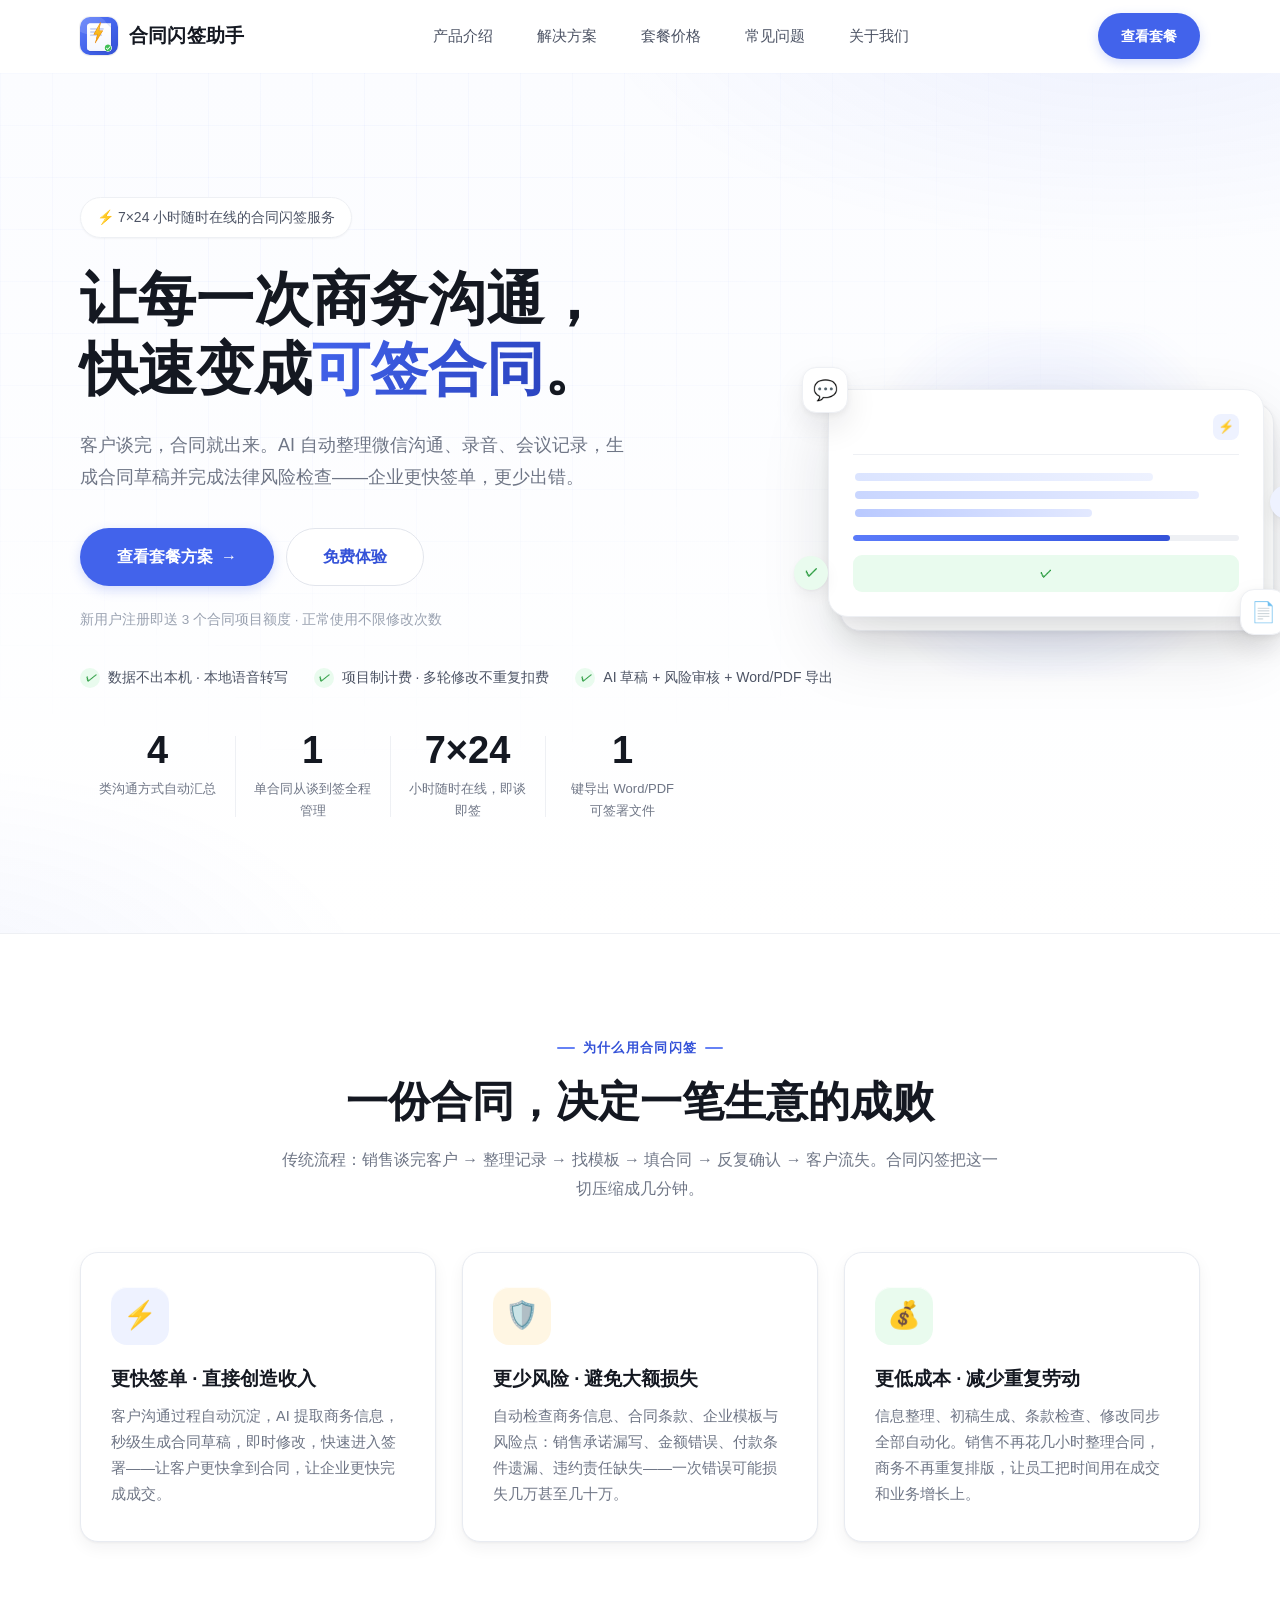
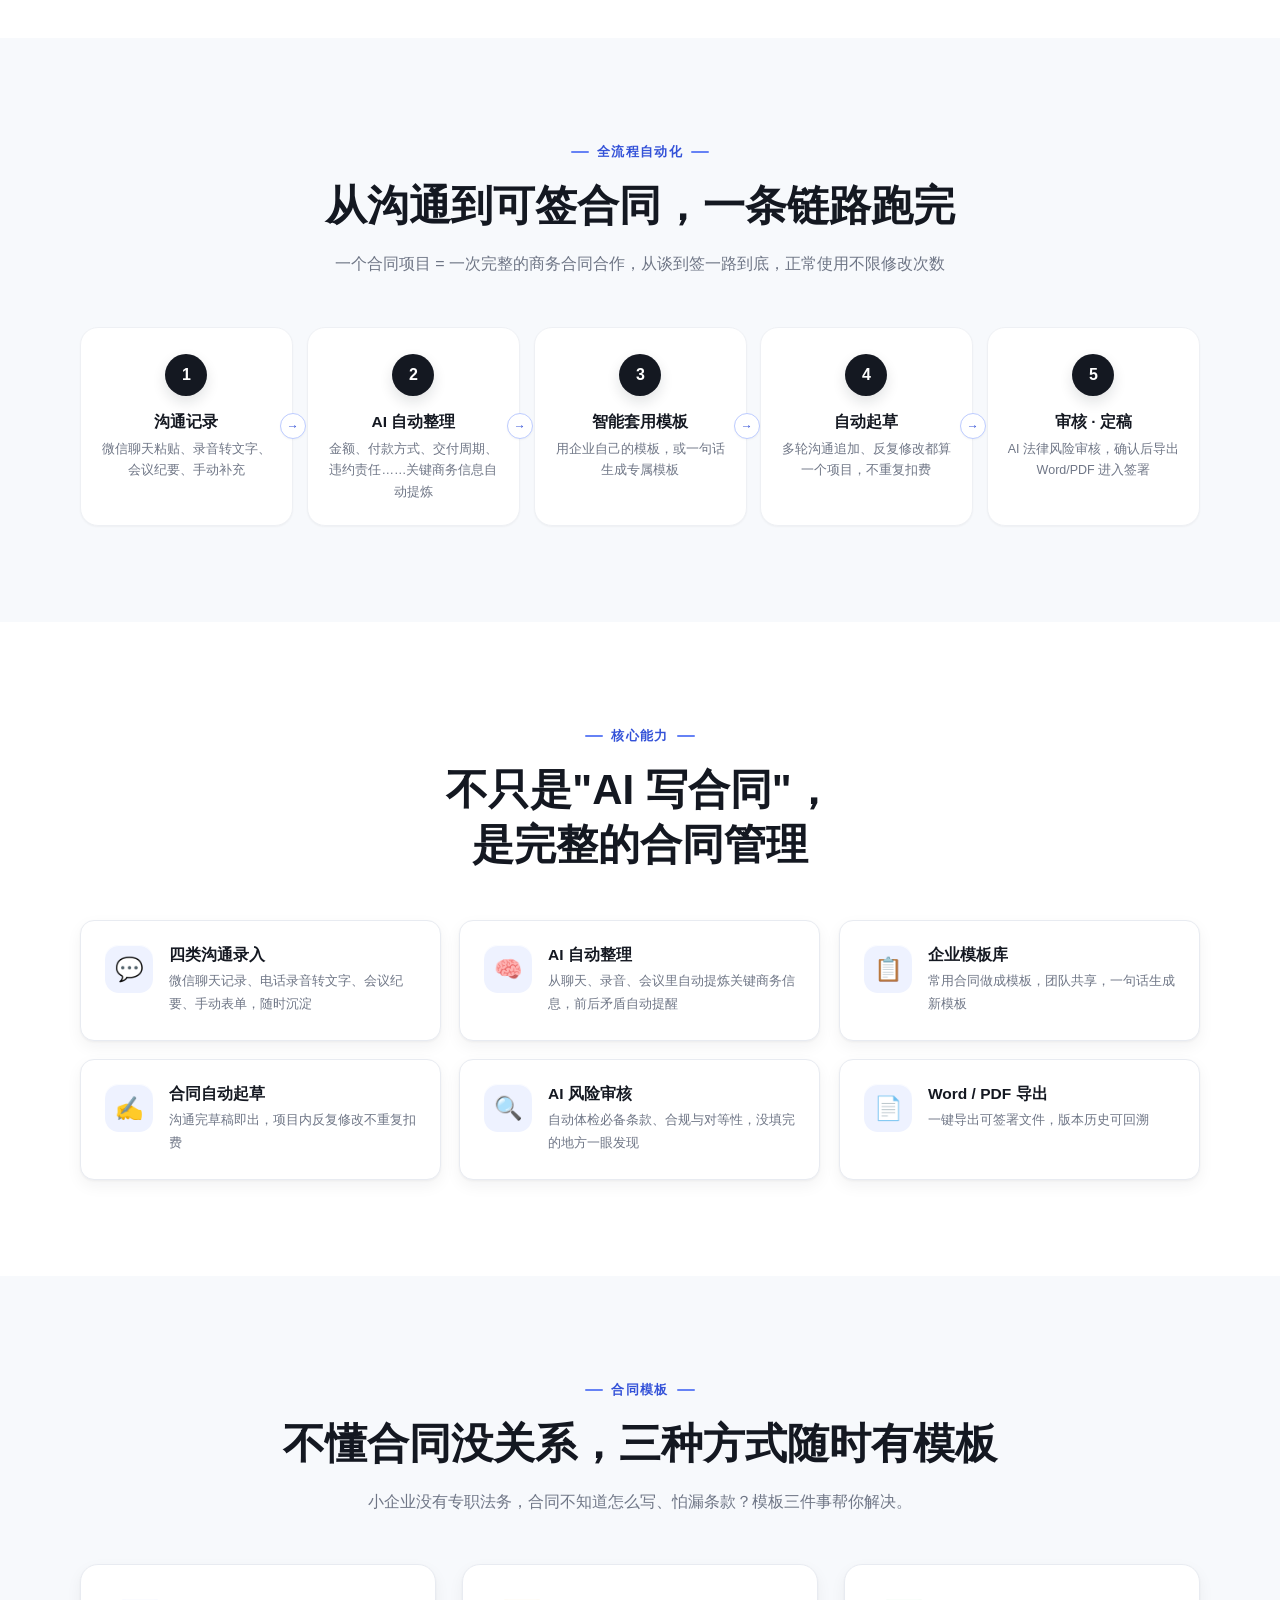
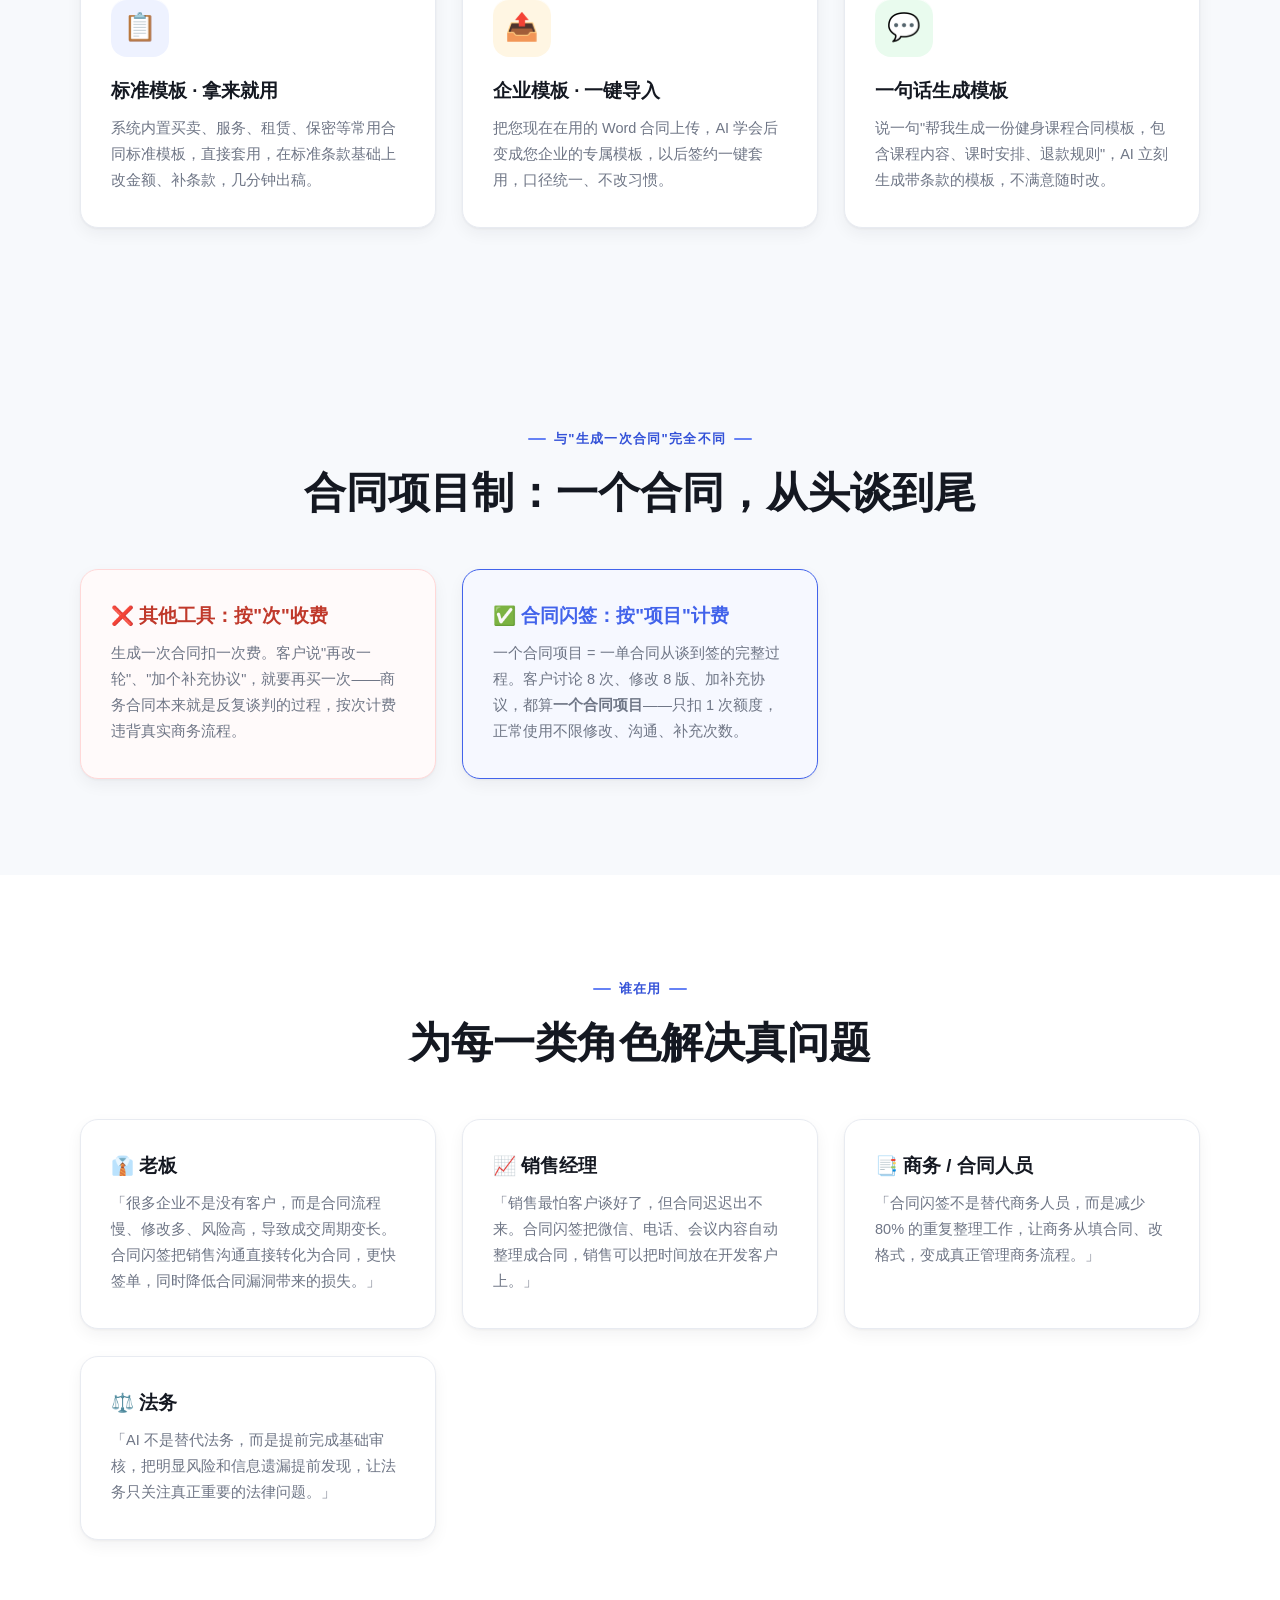
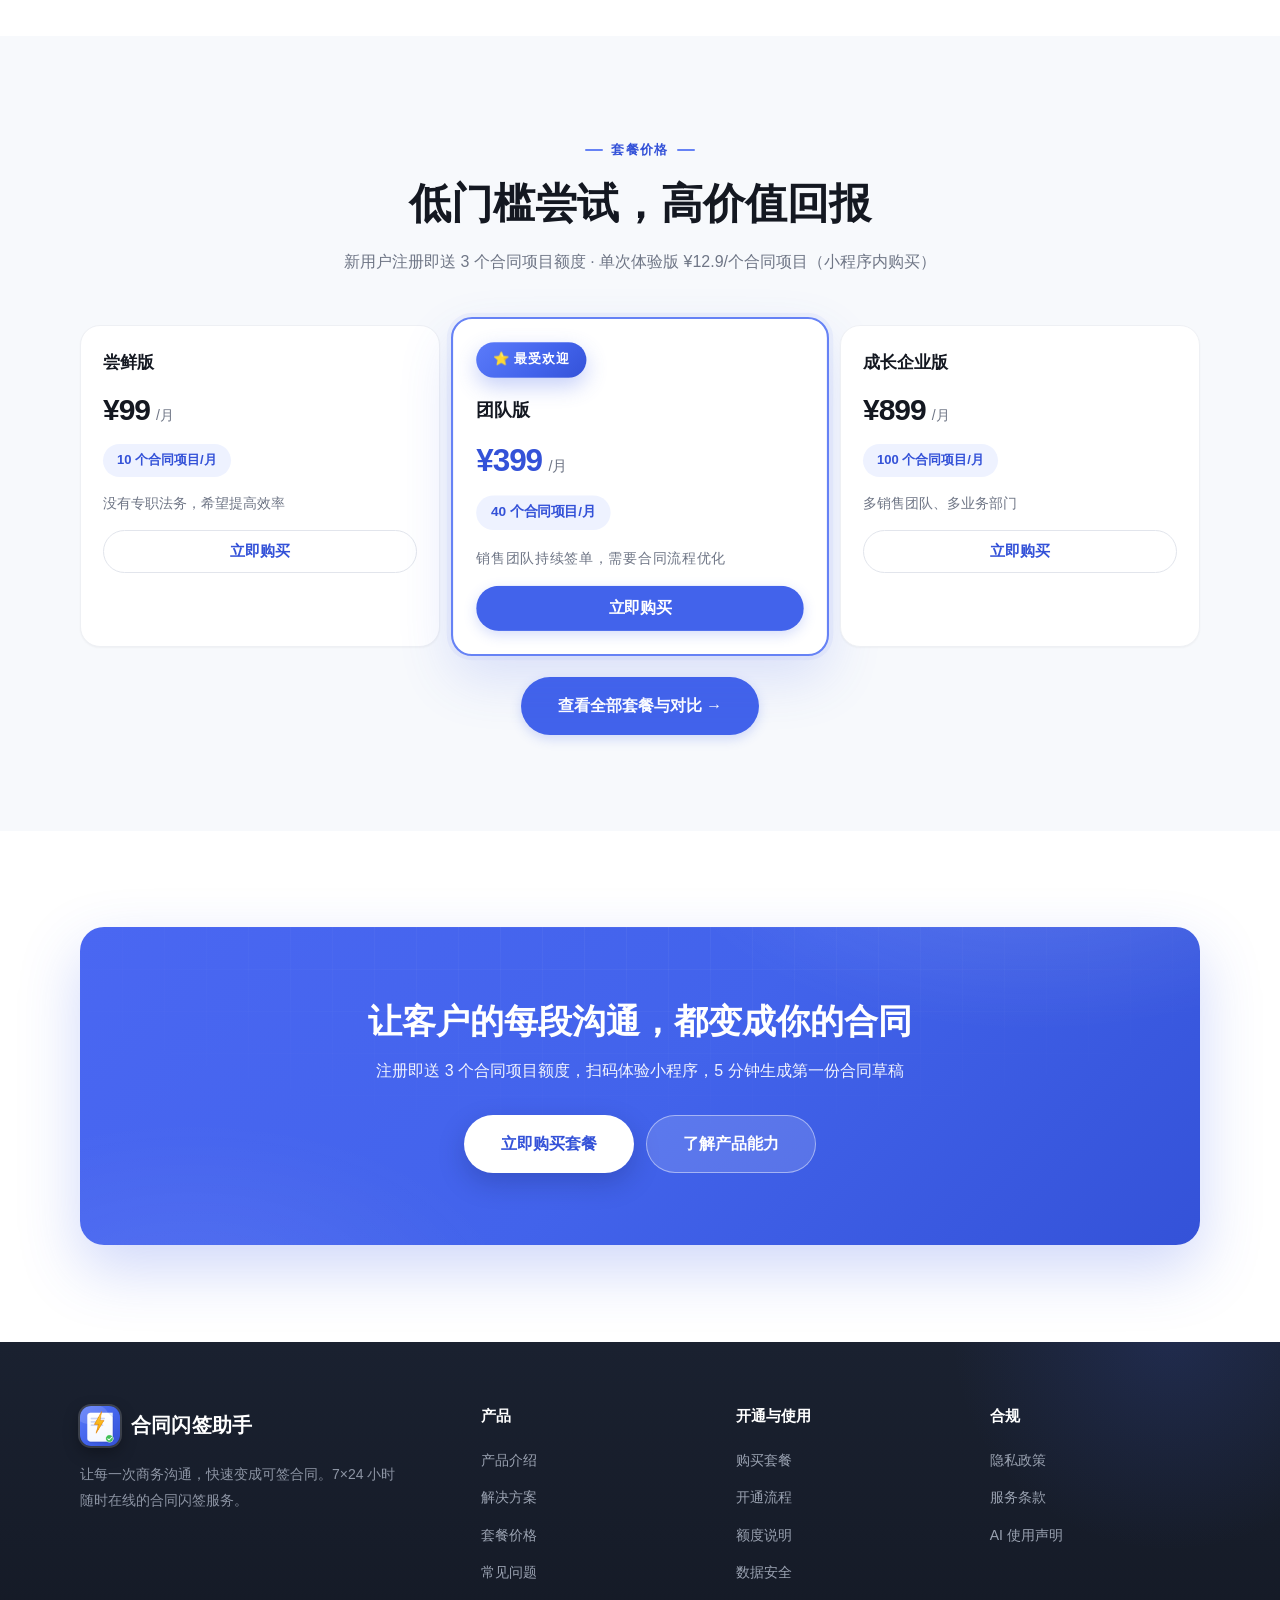
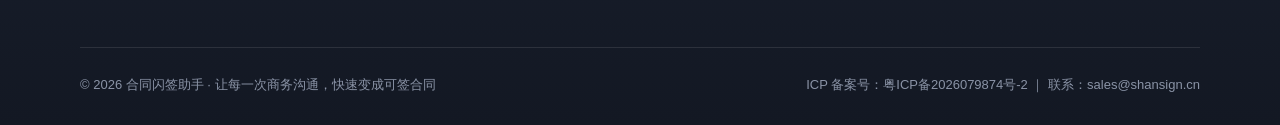
<file: index.html>
<!DOCTYPE html>
<html lang="zh-CN">
<head>
<meta charset="UTF-8">
<meta name="viewport" content="width=device-width, initial-scale=1.0">
<title>合同闪签 · 让每一次商务沟通，快速变成可签合同</title>
<meta name="description" content="合同闪签：AI 商务合同智能助手。从客户沟通自动生成合同草稿，AI 法律风险审核，帮助企业更快签单、更少风险、更低成本。">
<link rel="icon" type="image/x-icon" href="assets/favicon.ico">
<link rel="icon" type="image/png" sizes="32x32" href="assets/favicon-32.png">
<meta property="og:title" content="合同闪签 · 让每一次商务沟通，快速变成可签合同">
<meta property="og:description" content="AI 商务合同智能助手，从客户沟通到可签合同全流程自动化，更快签单、更少风险、更低成本。">
<meta property="og:image" content="assets/og.png">
<link rel="stylesheet" href="css/style.css">
</head>
<body>

<div data-component="header" data-active=""></div>

<!-- ============ HERO ============ -->
<section class="hero">
  <div class="container">
    <span class="hero-badge">⚡ 7×24 小时随时在线的合同闪签服务</span>
    <h1>让每一次商务沟通，<br>快速变成<span class="hl">可签合同</span>。</h1>
    <p class="hero-sub">客户谈完，合同就出来。AI 自动整理微信沟通、录音、会议记录，生成合同草稿并完成法律风险检查——企业更快签单，更少出错。</p>
    <div class="hero-cta">
      <a href="pricing.html" class="btn btn-primary btn-lg">查看套餐方案 <span class="arrow">→</span></a>
      <a href="#free" class="btn btn-outline btn-lg">免费体验</a>
    </div>
    <p class="hero-note">新用户注册即送 3 个合同项目额度 · 正常使用不限修改次数</p>
    <div class="trust-row">
      <span><i class="tick">✓</i>数据不出本机 · 本地语音转写</span>
      <span><i class="tick">✓</i>项目制计费 · 多轮修改不重复扣费</span>
      <span><i class="tick">✓</i>AI 草稿 + 风险审核 + Word/PDF 导出</span>
    </div>
    <div class="stats-bar">
      <div class="stat"><div class="stat-num">4</div><div class="stat-label">类沟通方式自动汇总</div></div>
      <div class="stat"><div class="stat-num">1</div><div class="stat-label">单合同从谈到签全程管理</div></div>
      <div class="stat"><div class="stat-num">7×24</div><div class="stat-label">小时随时在线，即谈即签</div></div>
      <div class="stat"><div class="stat-num">1</div><div class="stat-label">键导出 Word/PDF 可签署文件</div></div>
    </div>
  </div>
  <!-- 产品卡片 Mockup（纯图形，无文字） -->
  <div class="hero-visual" aria-hidden="true">
    <div class="hv-wrap">
      <div class="hv-main">
        <div class="hv-head">
          <span class="hv-dot"></span>
          <span class="hv-bolt">⚡</span>
        </div>
        <div class="hv-lines">
          <i style="width:78%"></i><i style="width:90%"></i><i style="width:62%"></i>
        </div>
        <div class="hv-progress"><i style="width:82%"></i></div>
        <div class="hv-status">✓</div>
      </div>
      <div class="hv-mini hv-mini1">💬</div>
      <div class="hv-mini hv-mini2">📄</div>
      <div class="hv-chip hv-chip1">⚡</div>
      <div class="hv-chip hv-chip2">✓</div>
    </div>
  </div>
</section>

<!-- ============ 核心价值 ============ -->
<section class="section">
  <div class="container">
    <div class="section-head fade-up">
      <span class="eyebrow">为什么用合同闪签</span>
      <h2>一份合同，决定一笔生意的成败</h2>
      <p>传统流程：销售谈完客户 → 整理记录 → 找模板 → 填合同 → 反复确认 → 客户流失。合同闪签把这一切压缩成几分钟。</p>
    </div>
    <div class="value-grid">
      <div class="value-card fade-up">
        <div class="value-icon v-blue">⚡</div>
        <h3>更快签单 · 直接创造收入</h3>
        <p>客户沟通过程自动沉淀，AI 提取商务信息，秒级生成合同草稿，即时修改，快速进入签署——让客户更快拿到合同，让企业更快完成成交。</p>
      </div>
      <div class="value-card fade-up">
        <div class="value-icon v-gold">🛡️</div>
        <h3>更少风险 · 避免大额损失</h3>
        <p>自动检查商务信息、合同条款、企业模板与风险点：销售承诺漏写、金额错误、付款条件遗漏、违约责任缺失——一次错误可能损失几万甚至几十万。</p>
      </div>
      <div class="value-card fade-up">
        <div class="value-icon v-green">💰</div>
        <h3>更低成本 · 减少重复劳动</h3>
        <p>信息整理、初稿生成、条款检查、修改同步全部自动化。销售不再花几小时整理合同，商务不再重复排版，让员工把时间用在成交和业务增长上。</p>
      </div>
    </div>
  </div>
</section>

<!-- ============ 产品流程 ============ -->
<section class="section alt">
  <div class="container">
    <div class="section-head fade-up">
      <span class="eyebrow">全流程自动化</span>
      <h2>从沟通到可签合同，一条链路跑完</h2>
      <p>一个合同项目 = 一次完整的商务合同合作，从谈到签一路到底，正常使用不限修改次数</p>
    </div>
    <div class="steps">
      <div class="step fade-up"><div class="step-num">1</div><h4>沟通记录</h4><p>微信聊天粘贴、录音转文字、会议纪要、手动补充</p></div>
      <div class="step fade-up"><div class="step-num">2</div><h4>AI 自动整理</h4><p>金额、付款方式、交付周期、违约责任……关键商务信息自动提炼</p></div>
      <div class="step fade-up"><div class="step-num">3</div><h4>智能套用模板</h4><p>用企业自己的模板，或一句话生成专属模板</p></div>
      <div class="step fade-up"><div class="step-num">4</div><h4>自动起草</h4><p>多轮沟通追加、反复修改都算一个项目，不重复扣费</p></div>
      <div class="step fade-up"><div class="step-num">5</div><h4>审核 · 定稿</h4><p>AI 法律风险审核，确认后导出 Word/PDF 进入签署</p></div>
    </div>
  </div>
</section>

<!-- ============ 功能宫格 ============ -->
<section class="section">
  <div class="container">
    <div class="section-head fade-up">
      <span class="eyebrow">核心能力</span>
      <h2>不只是"AI 写合同"，是完整的合同管理</h2>
    </div>
    <div class="feature-grid">
      <div class="feature fade-up"><div class="f-icon">💬</div><div><h4>四类沟通录入</h4><p>微信聊天记录、电话录音转文字、会议纪要、手动表单，随时沉淀</p></div></div>
      <div class="feature fade-up"><div class="f-icon">🧠</div><div><h4>AI 自动整理</h4><p>从聊天、录音、会议里自动提炼关键商务信息，前后矛盾自动提醒</p></div></div>
      <div class="feature fade-up"><div class="f-icon">📋</div><div><h4>企业模板库</h4><p>常用合同做成模板，团队共享，一句话生成新模板</p></div></div>
      <div class="feature fade-up"><div class="f-icon">✍️</div><div><h4>合同自动起草</h4><p>沟通完草稿即出，项目内反复修改不重复扣费</p></div></div>
      <div class="feature fade-up"><div class="f-icon">🔍</div><div><h4>AI 风险审核</h4><p>自动体检必备条款、合规与对等性，没填完的地方一眼发现</p></div></div>
      <div class="feature fade-up"><div class="f-icon">📄</div><div><h4>Word / PDF 导出</h4><p>一键导出可签署文件，版本历史可回溯</p></div></div>
    </div>
  </div>
</section>

<!-- ============ 合同模板：三种方式 ============ -->
<section class="section alt">
  <div class="container">
    <div class="section-head fade-up">
      <span class="eyebrow">合同模板</span>
      <h2>不懂合同没关系，三种方式随时有模板</h2>
      <p>小企业没有专职法务，合同不知道怎么写、怕漏条款？模板三件事帮你解决。</p>
    </div>
    <div class="value-grid">
      <div class="value-card fade-up">
        <div class="value-icon v-blue">📋</div>
        <h3>标准模板 · 拿来就用</h3>
        <p>系统内置买卖、服务、租赁、保密等常用合同标准模板，直接套用，在标准条款基础上改金额、补条款，几分钟出稿。</p>
      </div>
      <div class="value-card fade-up">
        <div class="value-icon v-gold">📤</div>
        <h3>企业模板 · 一键导入</h3>
        <p>把您现在在用的 Word 合同上传，AI 学会后变成您企业的专属模板，以后签约一键套用，口径统一、不改习惯。</p>
      </div>
      <div class="value-card fade-up">
        <div class="value-icon v-green">💬</div>
        <h3>一句话生成模板</h3>
        <p>说一句"帮我生成一份健身课程合同模板，包含课程内容、课时安排、退款规则"，AI 立刻生成带条款的模板，不满意随时改。</p>
      </div>
    </div>
  </div>
</section>

<!-- ============ 差异化 ============ -->
<section class="section alt">
  <div class="container">
    <div class="section-head fade-up">
      <span class="eyebrow">与"生成一次合同"完全不同</span>
      <h2>合同项目制：一个合同，从头谈到尾</h2>
    </div>
    <div class="value-grid">
      <div class="value-card fade-up" style="border-color:#ffd8d8;background:#fffafa;">
        <h3 style="color:#c0392b;">❌ 其他工具：按"次"收费</h3>
        <p>生成一次合同扣一次费。客户说"再改一轮"、"加个补充协议"，就要再买一次——商务合同本来就是反复谈判的过程，按次计费违背真实商务流程。</p>
      </div>
      <div class="value-card fade-up" style="border-color:#4263eb;background:#f6f8ff;">
        <h3 style="color:#4263eb;">✅ 合同闪签：按"项目"计费</h3>
        <p>一个合同项目 = 一单合同从谈到签的完整过程。客户讨论 8 次、修改 8 版、加补充协议，都算<b>一个合同项目</b>——只扣 1 次额度，正常使用不限修改、沟通、补充次数。</p>
      </div>
    </div>
  </div>
</section>

<!-- ============ 适用人群 ============ -->
<section class="section">
  <div class="container">
    <div class="section-head fade-up">
      <span class="eyebrow">谁在用</span>
      <h2>为每一类角色解决真问题</h2>
    </div>
    <div class="value-grid">
      <div class="value-card fade-up">
        <h3>👔 老板</h3>
        <p>「很多企业不是没有客户，而是合同流程慢、修改多、风险高，导致成交周期变长。合同闪签把销售沟通直接转化为合同，更快签单，同时降低合同漏洞带来的损失。」</p>
      </div>
      <div class="value-card fade-up">
        <h3>📈 销售经理</h3>
        <p>「销售最怕客户谈好了，但合同迟迟出不来。合同闪签把微信、电话、会议内容自动整理成合同，销售可以把时间放在开发客户上。」</p>
      </div>
      <div class="value-card fade-up">
        <h3>📑 商务 / 合同人员</h3>
        <p>「合同闪签不是替代商务人员，而是减少 80% 的重复整理工作，让商务从填合同、改格式，变成真正管理商务流程。」</p>
      </div>
      <div class="value-card fade-up">
        <h3>⚖️ 法务</h3>
        <p>「AI 不是替代法务，而是提前完成基础审核，把明显风险和信息遗漏提前发现，让法务只关注真正重要的法律问题。」</p>
      </div>
    </div>
  </div>
</section>

<!-- ============ 套餐速览 ============ -->
<section class="section alt" id="free">
  <div class="container">
    <div class="section-head fade-up">
      <span class="eyebrow">套餐价格</span>
      <h2>低门槛尝试，高价值回报</h2>
      <p>新用户注册即送 3 个合同项目额度 · 单次体验版 ¥12.9/个合同项目（小程序内购买）</p>
    </div>
    <div class="plan-grid" id="miniPlans"></div>
    <div style="text-align:center;margin-top:30px;">
      <a href="pricing.html" class="btn btn-primary btn-lg">查看全部套餐与对比 →</a>
    </div>
  </div>
</section>

<!-- ============ CTA ============ -->
<section class="section">
  <div class="container">
    <div class="cta-band fade-up">
      <h2>让客户的每段沟通，都变成你的合同</h2>
      <p>注册即送 3 个合同项目额度，扫码体验小程序，5 分钟生成第一份合同草稿</p>
      <div class="cta-row">
        <a href="pricing.html" class="btn btn-gold btn-lg">立即购买套餐</a>
        <a href="product.html" class="btn btn-ghost-white btn-lg">了解产品能力</a>
      </div>
    </div>
  </div>
</section>

<div data-component="footer"></div>
<div data-mobile-cta="查看套餐" data-mobile-href="pricing.html"></div>

<script src="js/components.js"></script>
<script src="js/main.js"></script>
</body>
</html>
</file>
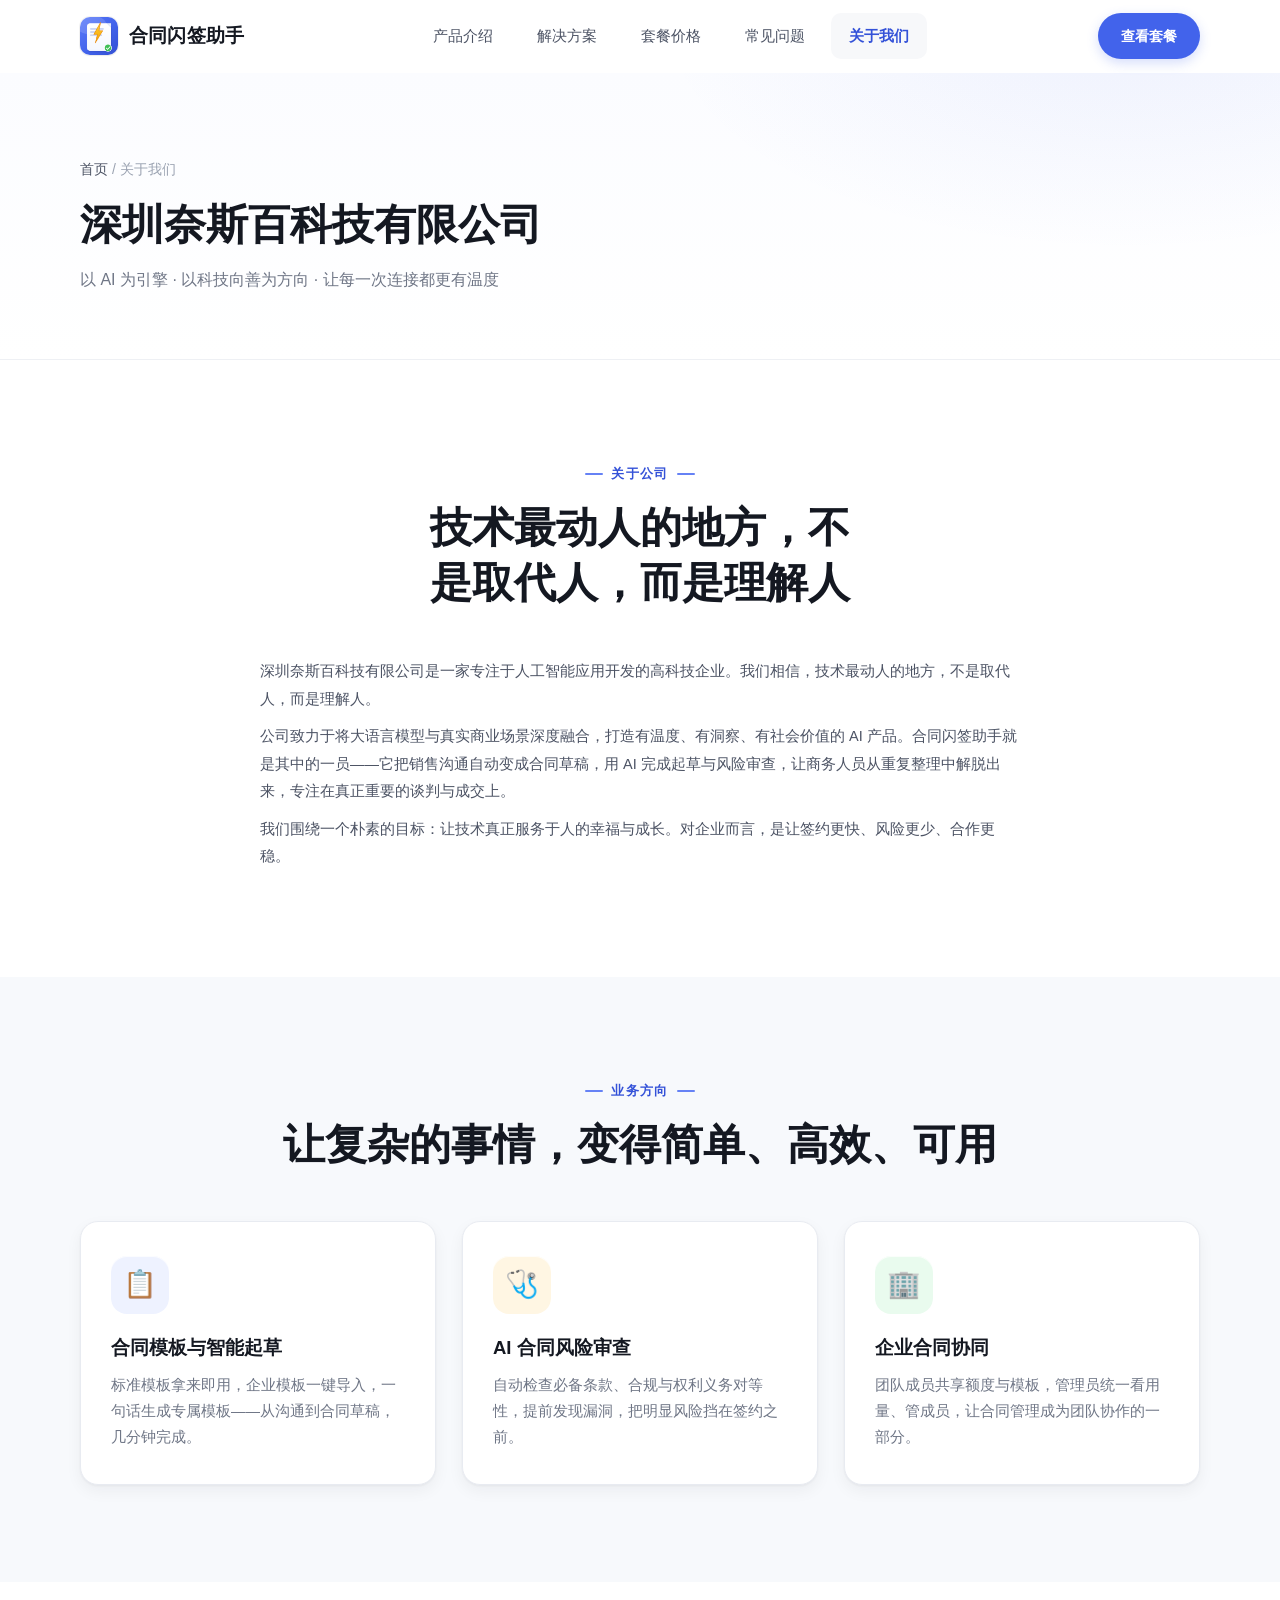
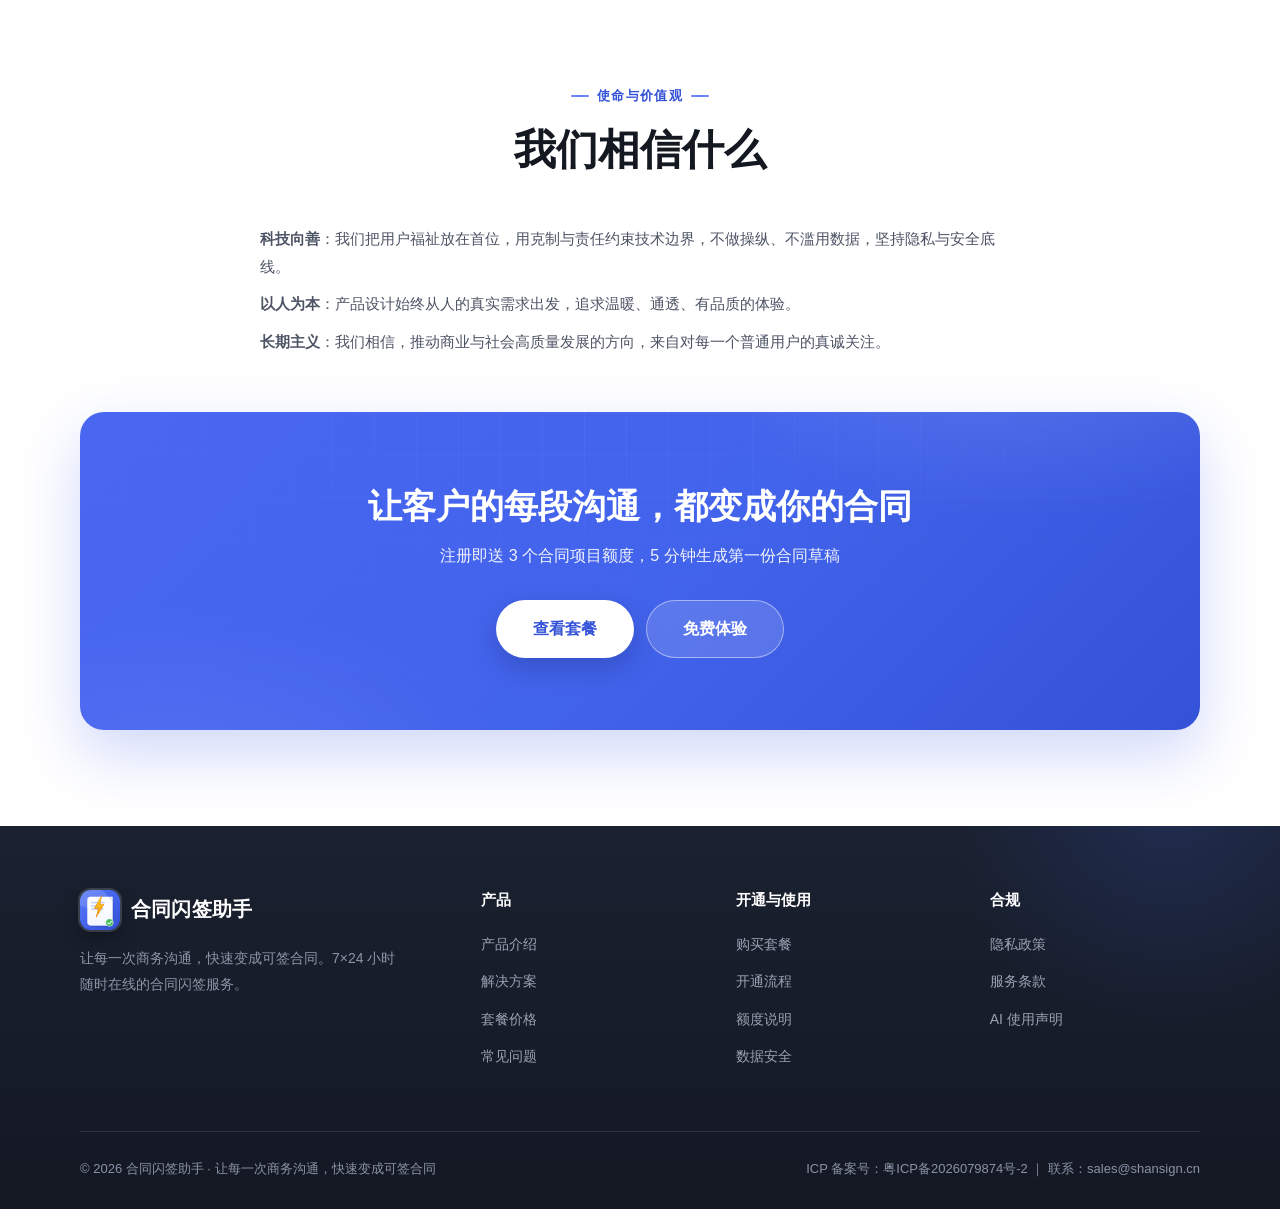
<file: about.html>
<!DOCTYPE html>
<html lang="zh-CN">
<head>
<meta charset="UTF-8">
<meta name="viewport" content="width=device-width, initial-scale=1.0">
<title>关于我们 · 合同闪签助手</title>
<meta name="description" content="深圳奈斯百科技有限公司，专注 AI 应用开发，运营合同闪签助手——AI 商务合同智能助手。以 AI 为引擎，让每一次合作都更有温度。">
<link rel="icon" type="image/x-icon" href="assets/favicon.ico">
<link rel="stylesheet" href="css/style.css">
</head>
<body>

<div data-component="header" data-active="about.html"></div>

<section class="page-hero">
  <div class="container">
    <div class="breadcrumb"><a href="index.html">首页</a> / 关于我们</div>
    <h1>深圳奈斯百科技有限公司</h1>
    <p>以 AI 为引擎 · 以科技向善为方向 · 让每一次连接都更有温度</p>
  </div>
</section>

<!-- 公司简介 -->
<section class="section">
  <div class="container">
    <div class="section-head fade-up">
      <span class="eyebrow">关于公司</span>
      <h2>技术最动人的地方，不是取代人，而是理解人</h2>
    </div>
    <div class="legal fade-up" style="max-width:760px;margin:0 auto;">
      <p>深圳奈斯百科技有限公司是一家专注于人工智能应用开发的高科技企业。我们相信，技术最动人的地方，不是取代人，而是理解人。</p>
      <p>公司致力于将大语言模型与真实商业场景深度融合，打造有温度、有洞察、有社会价值的 AI 产品。合同闪签助手就是其中的一员——它把销售沟通自动变成合同草稿，用 AI 完成起草与风险审查，让商务人员从重复整理中解脱出来，专注在真正重要的谈判与成交上。</p>
      <p>我们围绕一个朴素的目标：让技术真正服务于人的幸福与成长。对企业而言，是让签约更快、风险更少、合作更稳。</p>
    </div>
  </div>
</section>

<!-- 我们做什么 -->
<section class="section alt">
  <div class="container">
    <div class="section-head fade-up">
      <span class="eyebrow">业务方向</span>
      <h2>让复杂的事情，变得简单、高效、可用</h2>
    </div>
    <div class="value-grid">
      <div class="value-card fade-up">
        <div class="value-icon v-blue">📋</div>
        <h3>合同模板与智能起草</h3>
        <p>标准模板拿来即用，企业模板一键导入，一句话生成专属模板——从沟通到合同草稿，几分钟完成。</p>
      </div>
      <div class="value-card fade-up">
        <div class="value-icon v-gold">🩺</div>
        <h3>AI 合同风险审查</h3>
        <p>自动检查必备条款、合规与权利义务对等性，提前发现漏洞，把明显风险挡在签约之前。</p>
      </div>
      <div class="value-card fade-up">
        <div class="value-icon v-green">🏢</div>
        <h3>企业合同协同</h3>
        <p>团队成员共享额度与模板，管理员统一看用量、管成员，让合同管理成为团队协作的一部分。</p>
      </div>
    </div>
  </div>
</section>

<!-- 使命与价值观 -->
<section class="section">
  <div class="container">
    <div class="section-head fade-up">
      <span class="eyebrow">使命与价值观</span>
      <h2>我们相信什么</h2>
    </div>
    <div class="legal fade-up" style="max-width:760px;margin:0 auto;">
      <p><b>科技向善</b>：我们把用户福祉放在首位，用克制与责任约束技术边界，不做操纵、不滥用数据，坚持隐私与安全底线。</p>
      <p><b>以人为本</b>：产品设计始终从人的真实需求出发，追求温暖、通透、有品质的体验。</p>
      <p><b>长期主义</b>：我们相信，推动商业与社会高质量发展的方向，来自对每一个普通用户的真诚关注。</p>
    </div>
    <div class="cta-band fade-up" style="margin-top:56px;">
      <h2>让客户的每段沟通，都变成你的合同</h2>
      <p>注册即送 3 个合同项目额度，5 分钟生成第一份合同草稿</p>
      <div class="cta-row">
        <a href="pricing.html" class="btn btn-gold btn-lg">查看套餐</a>
        <a href="index.html#free" class="btn btn-ghost-white btn-lg">免费体验</a>
      </div>
    </div>
  </div>
</section>

<div data-component="footer"></div>
<div data-mobile-cta="查看套餐" data-mobile-href="pricing.html"></div>

<script src="js/components.js"></script>
<script src="js/main.js"></script>
</body>
</html>
</file>
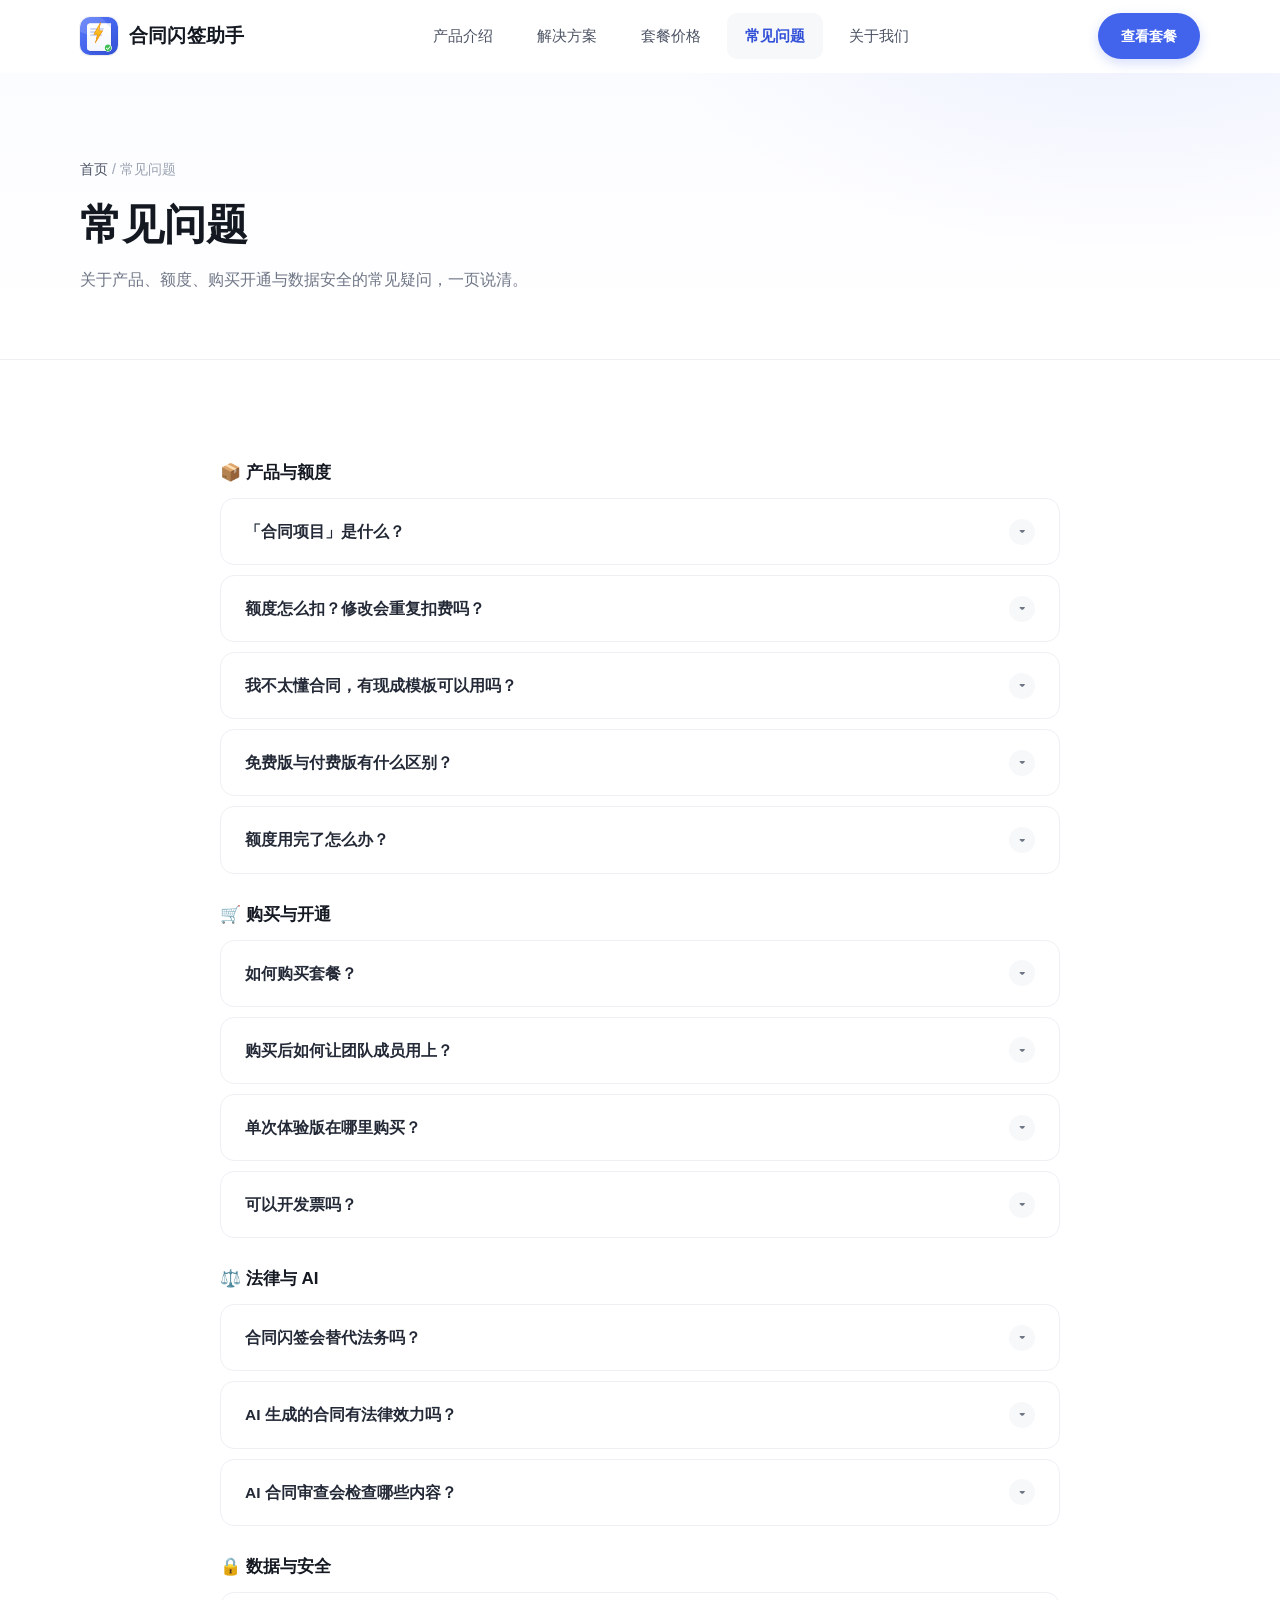
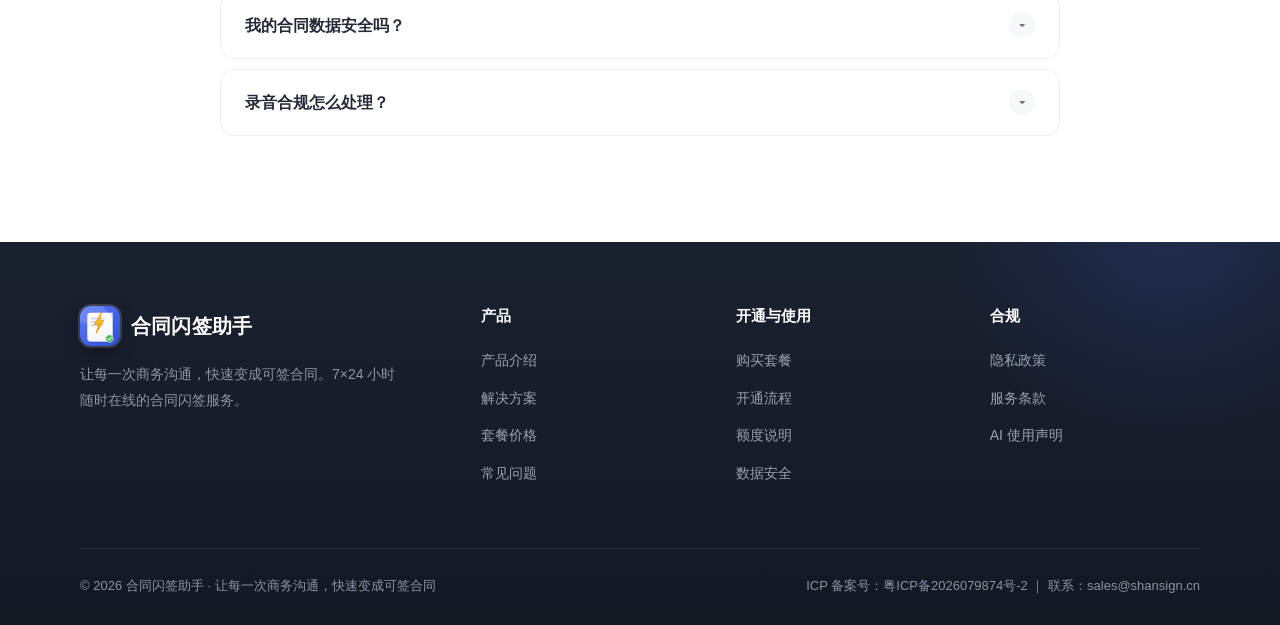
<file: faq.html>
<!DOCTYPE html>
<html lang="zh-CN">
<head>
<meta charset="UTF-8">
<meta name="viewport" content="width=device-width, initial-scale=1.0">
<title>常见问题 · 合同闪签</title>
<meta name="description" content="合同闪签常见问题：合同项目是什么、额度怎么算、如何购买开通、数据安全、AI 审核是否替代法务等。">
<link rel="icon" type="image/x-icon" href="assets/favicon.ico">
<link rel="stylesheet" href="css/style.css">
</head>
<body>

<div data-component="header" data-active="faq.html"></div>

<section class="page-hero">
  <div class="container">
    <div class="breadcrumb"><a href="index.html" >首页</a> / 常见问题</div>
    <h1>常见问题</h1>
    <p>关于产品、额度、购买开通与数据安全的常见疑问，一页说清。</p>
  </div>
</section>

<section class="section">
  <div class="container">
    <div class="faq-list">

      <h3 style="margin:6px 0 14px;">📦 产品与额度</h3>
      <div class="faq-item">
        <div class="faq-q">「合同项目」是什么？<span class="arr">▾</span></div>
        <div class="faq-a">一个合同项目 = 一单合同从谈到签的完整过程，包含：企业微信沟通记录、电话录音转文字、会议纪要、商务补充信息、AI 自动整理、套用模板、起草合同、多轮沟通更新、多次修改、AI 法律审核、最终定稿。<b>客户讨论 8 次，仍然是一个合同项目。</b></div>
      </div>
      <div class="faq-item">
        <div class="faq-q">额度怎么扣？修改会重复扣费吗？<span class="arr">▾</span></div>
        <div class="faq-a">每新建 1 个合同项目扣 1 次额度；项目内多轮补充记录、多版本生成、补充协议<b>不重复扣费</b>。正常使用不限制修改次数、沟通次数、补充次数——商务合同本来就是反复谈判的过程。</div>
      </div>
      <div class="faq-item">
        <div class="faq-q">我不太懂合同，有现成模板可以用吗？<span class="arr">▾</span></div>
        <div class="faq-a">有三种方式：① <b>标准模板</b>——系统内置买卖、服务、租赁、保密等常用合同标准模板，拿来即用，直接在标准条款上改金额、补条款；② <b>导入企业模板</b>——把您企业现有的 Word 合同上传，AI 学会后变成企业专属模板，以后一键套用；③ <b>一句话生成模板</b>——说一句"帮我生成一份健身课程合同模板，包含课程内容、课时安排、退款规则"，AI 立刻生成带条款的模板，不满意随时改。</div>
      </div>
      <div class="faq-item">
        <div class="faq-q">免费版与付费版有什么区别？<span class="arr">▾</span></div>
        <div class="faq-a">新用户注册即送 <b>3 个合同项目额度</b>免费体验完整流程；免费档导出的合同带轻量品牌水印（不影响使用与法律效力）。付费套餐额度更多，并解锁 AI 法律风险审核、团队协作等能力。</div>
      </div>
      <div class="faq-item">
        <div class="faq-q">额度用完了怎么办？<span class="arr">▾</span></div>
        <div class="faq-a">月度套餐额度用完后可按<b>超额单价</b>补购单个合同项目（参考：尝鲜 ¥9.9 / 团队 ¥8.9 / 成长 ¥7.9 每项目，最终以公布为准），或升级更高档套餐。</div>
      </div>

      <h3 style="margin:30px 0 14px;" id="open">🛒 购买与开通</h3>
      <div class="faq-item">
        <div class="faq-q">如何购买套餐？<span class="arr">▾</span></div>
        <div class="faq-a">在<a href="pricing.html">套餐页</a>选择套餐提交购买。在线支付通道即将开通（扫码支付）；当前阶段提交购买意向后，销售顾问 1 个工作日内联系您完成开通。</div>
      </div>
      <div class="faq-item">
        <div class="faq-q">购买后如何让团队成员用上？<span class="arr">▾</span></div>
        <div class="faq-a">开通后您将获得<b>企业 ID</b>（如 FD-8A3K2F）：<br>① 管理员凭购买时填写的邮箱登录 Web 管理后台管理成员与用量；<br>② 销售顾问等员工在微信小程序「我的」页输入同一企业 ID 绑定入组织，即可共享团队额度与企业模板。</div>
      </div>
      <div class="faq-item">
        <div class="faq-q">单次体验版在哪里购买？<span class="arr">▾</span></div>
        <div class="faq-a">单次体验版（¥12.9/个合同项目）在<b>微信小程序内</b>购买，随时用随时买，适合偶尔需要合同的个人与团队。</div>
      </div>
      <div class="faq-item">
        <div class="faq-q">可以开发票吗？<span class="arr">▾</span></div>
        <div class="faq-a">支持开具企业发票，具体开票规则与流程请联系销售顾问确认。</div>
      </div>

      <h3 style="margin:30px 0 14px;" id="legal">⚖️ 法律与 AI</h3>
      <div class="faq-item">
        <div class="faq-q">合同闪签会替代法务吗？<span class="arr">▾</span></div>
        <div class="faq-a">不会。AI 提前完成基础审核，把明显风险和信息遗漏提前发现，让法务只关注真正重要的法律问题。<b>AI 合同草稿与审核结果仅供参考，重大合同仍建议由专业律师复核。</b></div>
      </div>
      <div class="faq-item">
        <div class="faq-q">AI 生成的合同有法律效力吗？<span class="arr">▾</span></div>
        <div class="faq-a">合同的法律效力取决于签署主体的真实意思表示与合规签署方式，与起草工具无关。合同闪签负责把沟通内容准确转化为草稿，正式签署请按法律要求完成（如电子签名/盖章）。</div>
      </div>
      <div class="faq-item">
        <div class="faq-q">AI 合同审查会检查哪些内容？<span class="arr">▾</span></div>
        <div class="faq-a">五类维度：① 条款是否齐全（标的、价款、履行期限、违约责任、争议解决等）；② 是否合规；③ 双方权利义务是否对等（单方免责、显失公平）；④ 表述是否清楚（歧义、矛盾、没填完的地方、金额大小写不一致）；⑤ 常见风险点（管辖条款、违约金上限等）。</div>
      </div>

      <h3 style="margin:30px 0 14px;" id="security">🔒 数据与安全</h3>
      <div class="faq-item">
        <div class="faq-q">我的合同数据安全吗？<span class="arr">▾</span></div>
        <div class="faq-a">语音转写在本机完成，数据不出本机；项目与合同数据加密存储于受控服务器；企业数据按组织隔离，模板不跨企业共享。详见<a href="privacy.html">隐私政策</a>。</div>
      </div>
      <div class="faq-item">
        <div class="faq-q">录音合规怎么处理？<span class="arr">▾</span></div>
        <div class="faq-a">上传录音前需勾选"已获对方同意录音"，原始文本按隐私政策管理（原始沟通文本定期删除策略），确保符合个人信息保护相关法规。</div>
      </div>
    </div>
  </div>
</section>

<div data-component="footer"></div>
<div data-mobile-cta="查看套餐" data-mobile-href="pricing.html"></div>

<script src="js/components.js"></script>
<script src="js/main.js"></script>
</body>
</html>
</file>
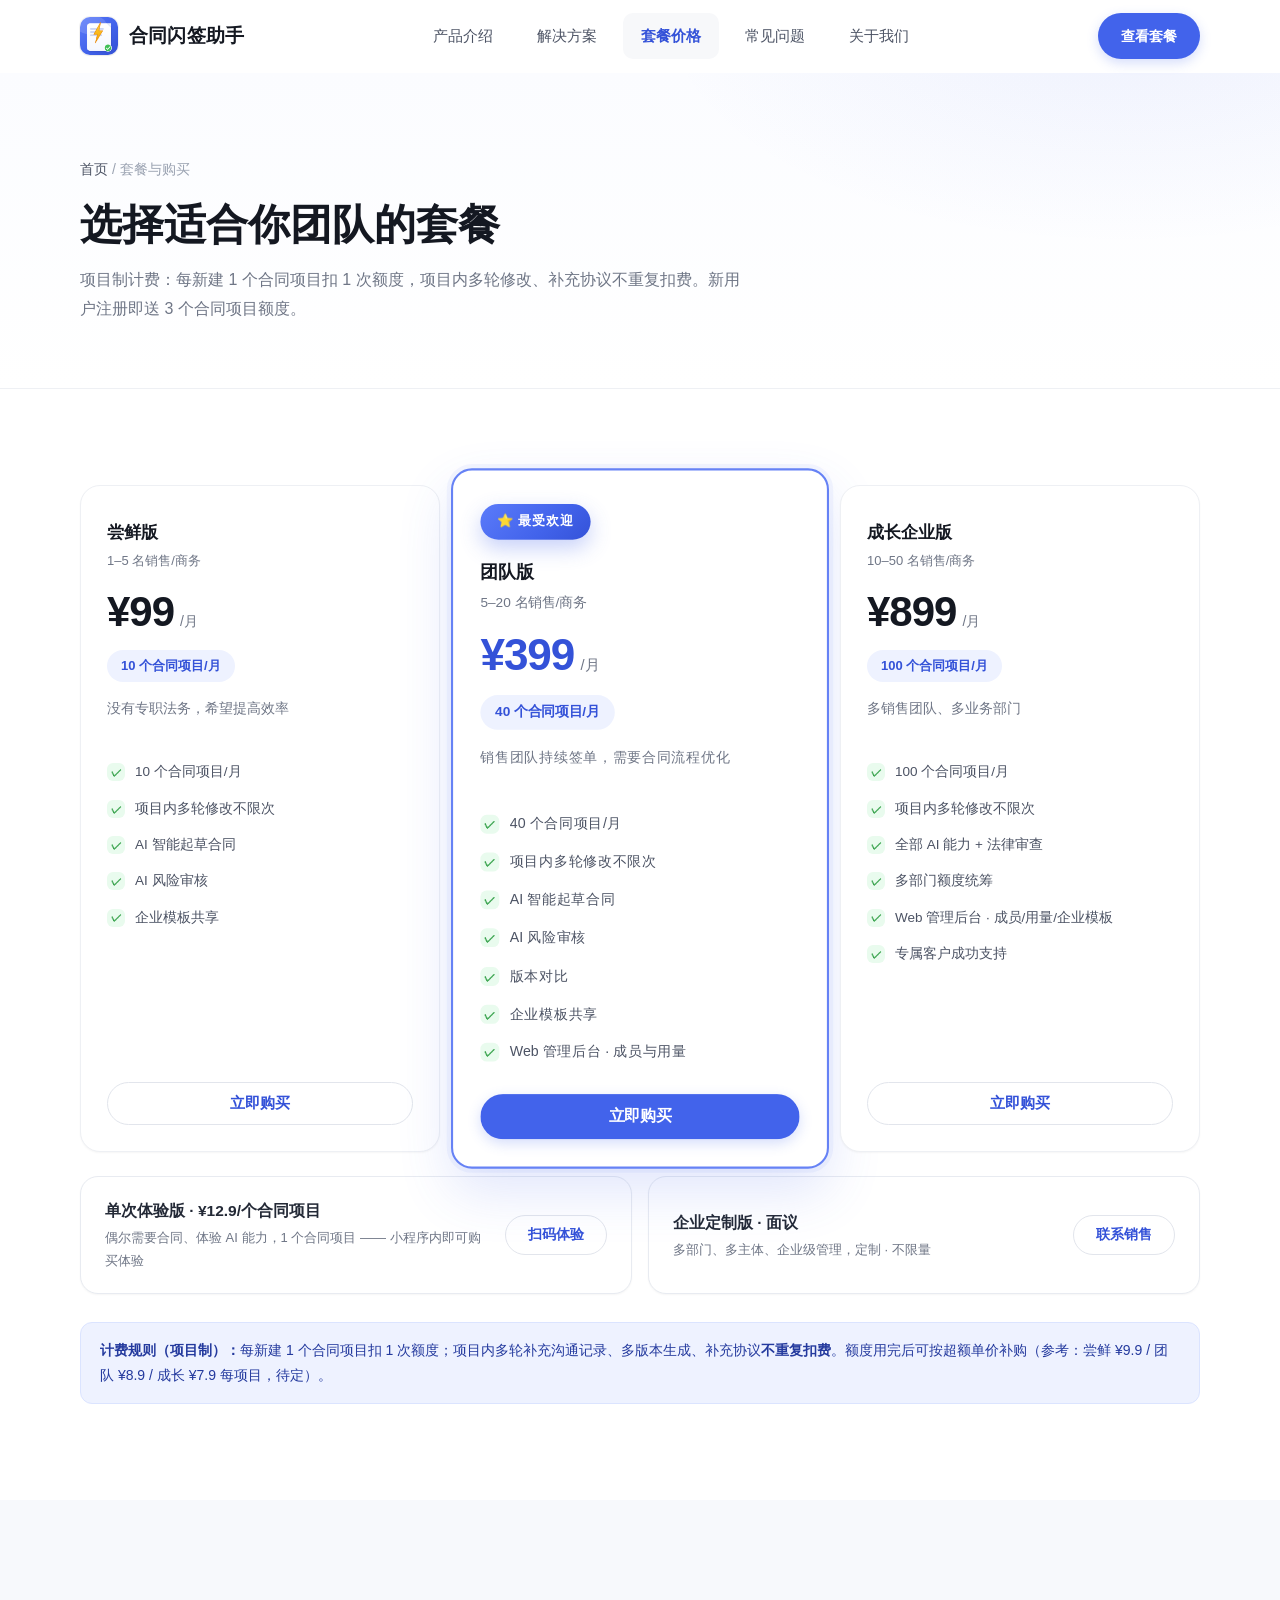
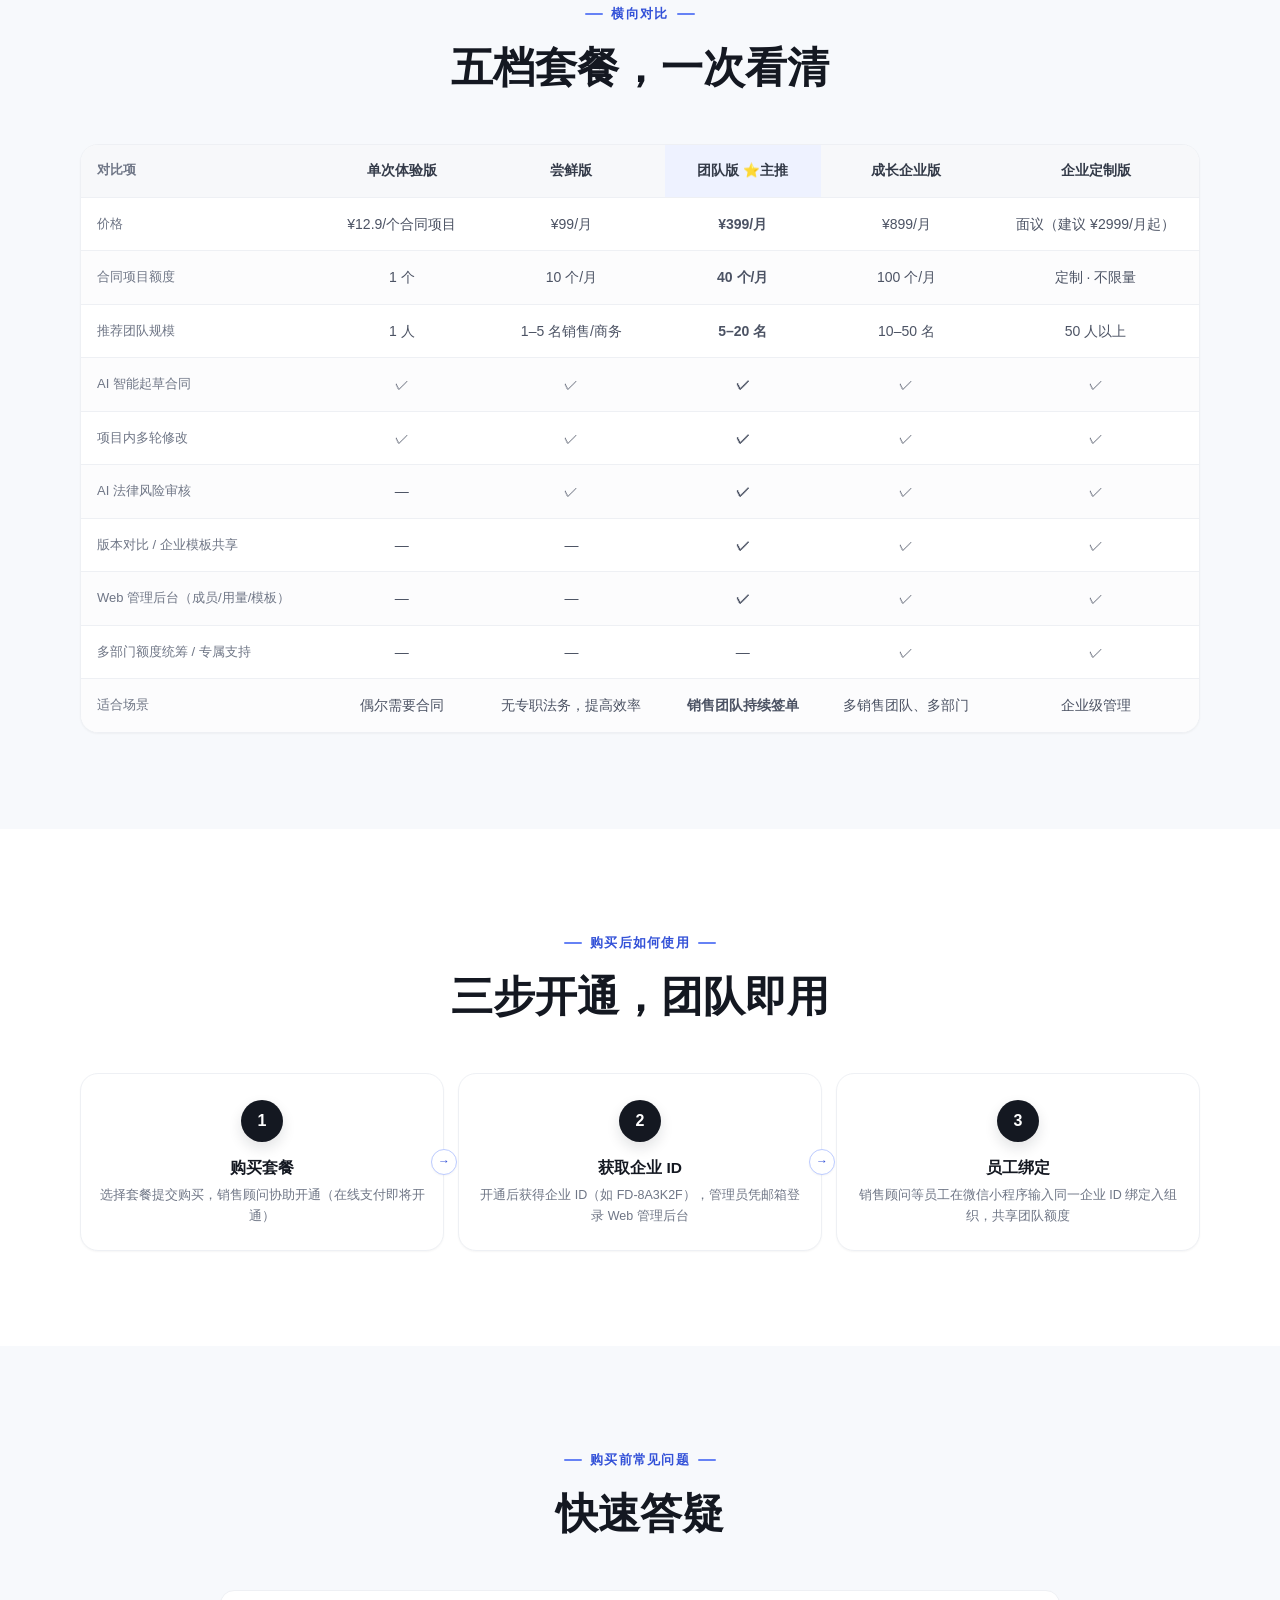
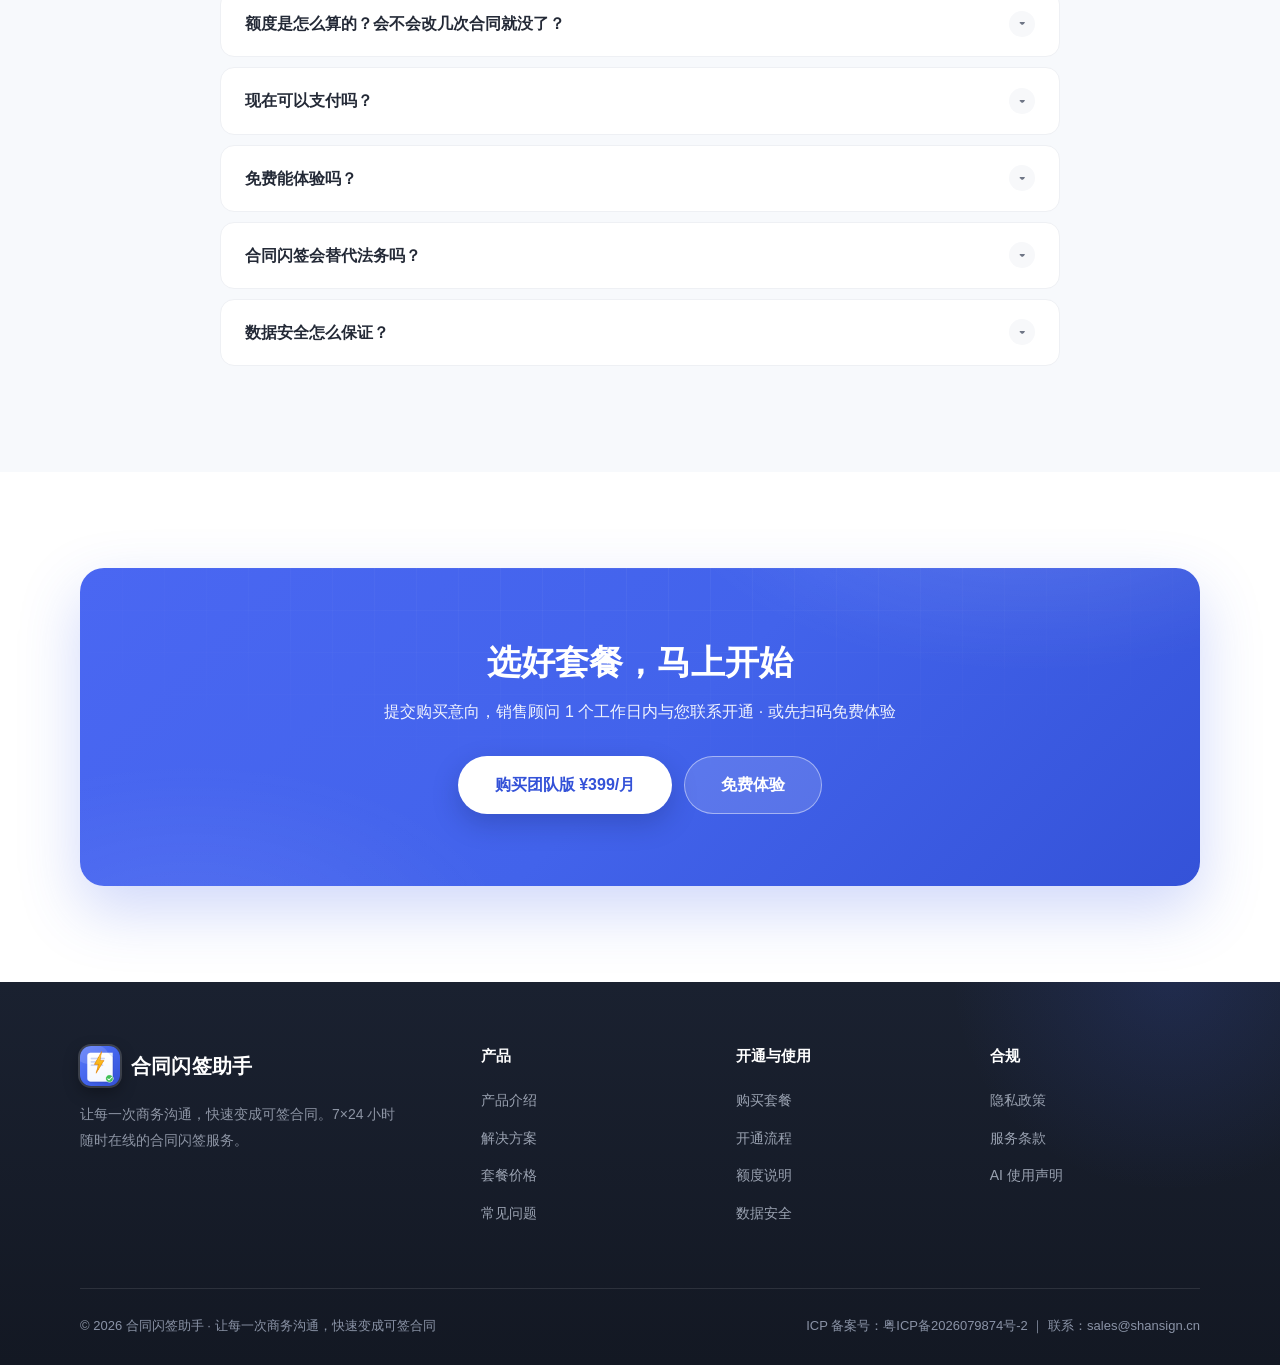
<file: pricing.html>
<!DOCTYPE html>
<html lang="zh-CN">
<head>
<meta charset="UTF-8">
<meta name="viewport" content="width=device-width, initial-scale=1.0">
<title>套餐与购买 · 合同闪签</title>
<meta name="description" content="合同闪签套餐：单次体验版 ¥12.9/个合同项目、尝鲜版 ¥99/月、团队版 ¥399/月（主推）、成长企业版 ¥899/月、企业定制版面议。项目制计费，多轮修改不重复扣费。">
<link rel="icon" type="image/x-icon" href="assets/favicon.ico">
<link rel="stylesheet" href="css/style.css">
</head>
<body>

<div data-component="header" data-active="pricing.html"></div>

<section class="page-hero">
  <div class="container">
    <div class="breadcrumb"><a href="index.html" >首页</a> / 套餐与购买</div>
    <h1>选择适合你团队的套餐</h1>
    <p>项目制计费：每新建 1 个合同项目扣 1 次额度，项目内多轮修改、补充协议不重复扣费。新用户注册即送 3 个合同项目额度。</p>
  </div>
</section>

<!-- 套餐卡 -->
<section class="section">
  <div class="container">
    <div class="plan-grid" id="planCards"></div>
    <div class="plan-strip" id="planStrip"></div>

    <div class="notice blue" style="margin-top:28px;">
      <b>计费规则（项目制）：</b>每新建 1 个合同项目扣 1 次额度；项目内多轮补充沟通记录、多版本生成、补充协议<b>不重复扣费</b>。额度用完后可按超额单价补购（参考：尝鲜 ¥9.9 / 团队 ¥8.9 / 成长 ¥7.9 每项目，待定）。
    </div>
  </div>
</section>

<!-- 对比表 -->
<section class="section alt">
  <div class="container">
    <div class="section-head fade-up">
      <span class="eyebrow">横向对比</span>
      <h2>五档套餐，一次看清</h2>
    </div>
    <div class="compare-wrap fade-up">
      <table class="compare">
        <thead>
          <tr>
            <th>对比项</th>
            <th>单次体验版</th>
            <th>尝鲜版</th>
            <th class="col-team">团队版 ⭐主推</th>
            <th>成长企业版</th>
            <th>企业定制版</th>
          </tr>
        </thead>
        <tbody>
          <tr><td>价格</td><td>¥12.9/个合同项目</td><td>¥99/月</td><td class="hl-cell">¥399/月</td><td>¥899/月</td><td>面议（建议 ¥2999/月起）</td></tr>
          <tr><td>合同项目额度</td><td>1 个</td><td>10 个/月</td><td class="hl-cell">40 个/月</td><td>100 个/月</td><td>定制 · 不限量</td></tr>
          <tr><td>推荐团队规模</td><td>1 人</td><td>1–5 名销售/商务</td><td class="hl-cell">5–20 名</td><td>10–50 名</td><td>50 人以上</td></tr>
          <tr><td>AI 智能起草合同</td><td>✓</td><td>✓</td><td class="hl-cell">✓</td><td>✓</td><td>✓</td></tr>
          <tr><td>项目内多轮修改</td><td>✓</td><td>✓</td><td class="hl-cell">✓</td><td>✓</td><td>✓</td></tr>
          <tr><td>AI 法律风险审核</td><td>—</td><td>✓</td><td class="hl-cell">✓</td><td>✓</td><td>✓</td></tr>
          <tr><td>版本对比 / 企业模板共享</td><td>—</td><td>—</td><td class="hl-cell">✓</td><td>✓</td><td>✓</td></tr>
          <tr><td>Web 管理后台（成员/用量/模板）</td><td>—</td><td>—</td><td class="hl-cell">✓</td><td>✓</td><td>✓</td></tr>
          <tr><td>多部门额度统筹 / 专属支持</td><td>—</td><td>—</td><td>—</td><td>✓</td><td>✓</td></tr>
          <tr><td>适合场景</td><td>偶尔需要合同</td><td>无专职法务，提高效率</td><td class="hl-cell">销售团队持续签单</td><td>多销售团队、多部门</td><td>企业级管理</td></tr>
        </tbody>
      </table>
    </div>
  </div>
</section>

<!-- 购买后怎么用 -->
<section class="section">
  <div class="container">
    <div class="section-head fade-up">
      <span class="eyebrow">购买后如何使用</span>
      <h2>三步开通，团队即用</h2>
    </div>
    <div class="steps steps-3">
      <div class="step fade-up"><div class="step-num">1</div><h4>购买套餐</h4><p>选择套餐提交购买，销售顾问协助开通（在线支付即将开通）</p></div>
      <div class="step fade-up"><div class="step-num">2</div><h4>获取企业 ID</h4><p>开通后获得企业 ID（如 FD-8A3K2F），管理员凭邮箱登录 Web 管理后台</p></div>
      <div class="step fade-up"><div class="step-num">3</div><h4>员工绑定</h4><p>销售顾问等员工在微信小程序输入同一企业 ID 绑定入组织，共享团队额度</p></div>
    </div>
  </div>
</section>

<!-- 精简 FAQ -->
<section class="section alt">
  <div class="container">
    <div class="section-head fade-up">
      <span class="eyebrow">购买前常见问题</span>
      <h2>快速答疑</h2>
    </div>
    <div class="faq-list">
      <div class="faq-item">
        <div class="faq-q">额度是怎么算的？会不会改几次合同就没了？<span class="arr">▾</span></div>
        <div class="faq-a">按<b>合同项目</b>计费：每新建 1 个合同项目扣 1 次额度。项目内多轮补充沟通、多次修改、补充协议都<b>不重复扣费</b>。商务合同本来就是反复谈判的过程，正常使用不限制修改次数。</div>
      </div>
      <div class="faq-item">
        <div class="faq-q">现在可以支付吗？<span class="arr">▾</span></div>
        <div class="faq-a">在线支付通道即将开通。当前可提交购买意向，销售顾问将在 1 个工作日内联系您完成开通。开通后即可获得企业 ID，团队全员使用。</div>
      </div>
      <div class="faq-item">
        <div class="faq-q">免费能体验吗？<span class="arr">▾</span></div>
        <div class="faq-a">可以。新用户注册即送 <b>3 个合同项目额度</b>，也可在小程序内购买单次体验版（¥12.9/个合同项目），完整跑通"沟通 → 草稿 → 导出"流程。</div>
      </div>
      <div class="faq-item">
        <div class="faq-q">合同闪签会替代法务吗？<span class="arr">▾</span></div>
        <div class="faq-a">不会。AI 提前完成基础审核，把明显风险和信息遗漏提前发现，让法务只关注真正重要的法律问题。AI 草稿与审核结果仅供参考，重大合同建议由专业律师复核。</div>
      </div>
      <div class="faq-item">
        <div class="faq-q">数据安全怎么保证？<span class="arr">▾</span></div>
        <div class="faq-a">语音转写在本机完成，数据不出本机；合同与项目数据加密存储，具体见<a href="privacy.html">隐私政策</a>。</div>
      </div>
    </div>
  </div>
</section>

<!-- CTA -->
<section class="section">
  <div class="container">
    <div class="cta-band fade-up">
      <h2>选好套餐，马上开始</h2>
      <p>提交购买意向，销售顾问 1 个工作日内与您联系开通 · 或先扫码免费体验</p>
      <div class="cta-row">
        <a href="purchase.html?plan=team" class="btn btn-gold btn-lg">购买团队版 ¥399/月</a>
        <a href="index.html#free" class="btn btn-ghost-white btn-lg">免费体验</a>
      </div>
    </div>
  </div>
</section>

<div data-component="footer"></div>
<div data-mobile-cta="立即购买" data-mobile-href="purchase.html?plan=team"></div>

<script src="js/components.js"></script>
<script src="js/main.js"></script>
</body>
</html>
</file>
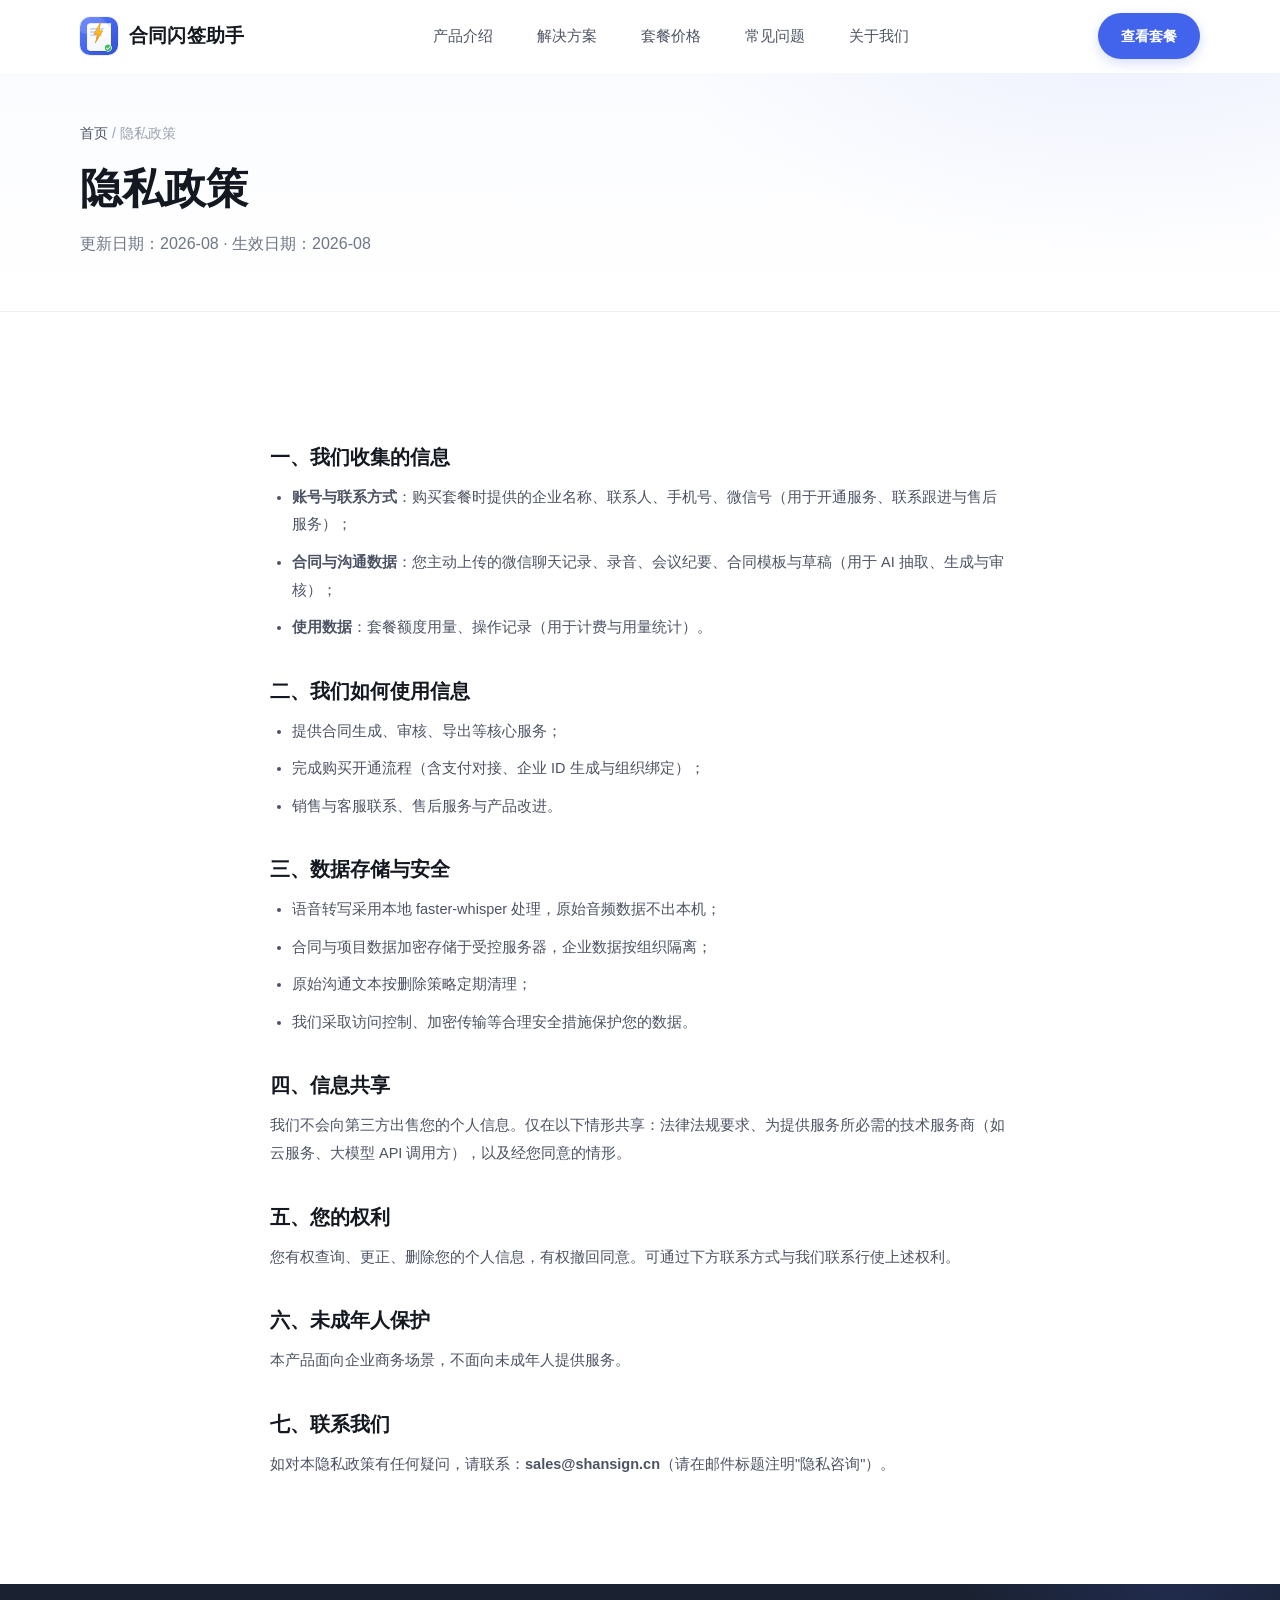
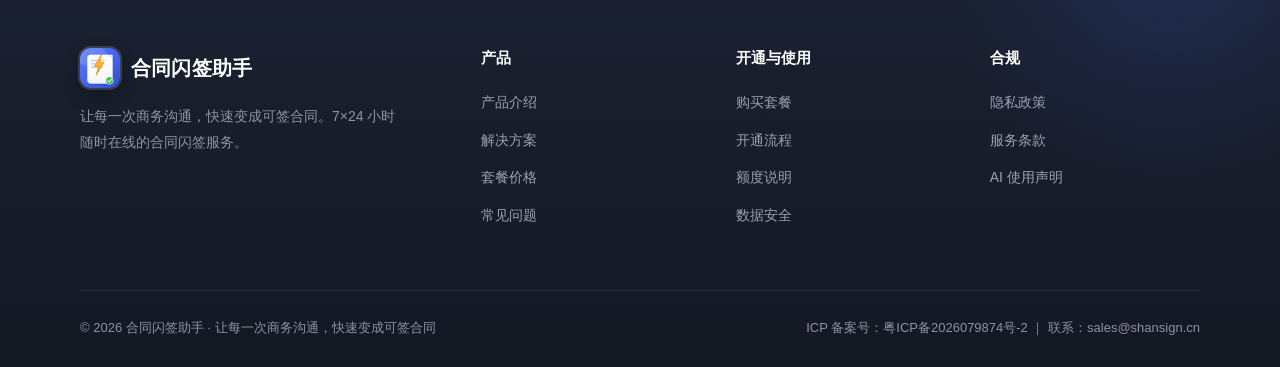
<file: privacy.html>
<!DOCTYPE html>
<html lang="zh-CN">
<head>
<meta charset="UTF-8">
<meta name="viewport" content="width=device-width, initial-scale=1.0">
<title>隐私政策 · 合同闪签</title>
<link rel="icon" type="image/x-icon" href="assets/favicon.ico">
<link rel="stylesheet" href="css/style.css">
</head>
<body>

<div data-component="header"></div>

<section class="page-hero" style="padding:48px 0 52px;">
  <div class="container">
    <div class="breadcrumb"><a href="index.html" >首页</a> / 隐私政策</div>
    <h1>隐私政策</h1>
    <p>更新日期：2026-08 · 生效日期：2026-08</p>
  </div>
</section>

<section class="section">
  <div class="container legal">
    <h2>一、我们收集的信息</h2>
    <ul>
      <li><b>账号与联系方式</b>：购买套餐时提供的企业名称、联系人、手机号、微信号（用于开通服务、联系跟进与售后服务）；</li>
      <li><b>合同与沟通数据</b>：您主动上传的微信聊天记录、录音、会议纪要、合同模板与草稿（用于 AI 抽取、生成与审核）；</li>
      <li><b>使用数据</b>：套餐额度用量、操作记录（用于计费与用量统计）。</li>
    </ul>
    <h2>二、我们如何使用信息</h2>
    <ul>
      <li>提供合同生成、审核、导出等核心服务；</li>
      <li>完成购买开通流程（含支付对接、企业 ID 生成与组织绑定）；</li>
      <li>销售与客服联系、售后服务与产品改进。</li>
    </ul>
    <h2>三、数据存储与安全</h2>
    <ul>
      <li>语音转写采用本地 faster-whisper 处理，原始音频数据不出本机；</li>
      <li>合同与项目数据加密存储于受控服务器，企业数据按组织隔离；</li>
      <li>原始沟通文本按删除策略定期清理；</li>
      <li>我们采取访问控制、加密传输等合理安全措施保护您的数据。</li>
    </ul>
    <h2>四、信息共享</h2>
    <p>我们不会向第三方出售您的个人信息。仅在以下情形共享：法律法规要求、为提供服务所必需的技术服务商（如云服务、大模型 API 调用方），以及经您同意的情形。</p>
    <h2>五、您的权利</h2>
    <p>您有权查询、更正、删除您的个人信息，有权撤回同意。可通过下方联系方式与我们联系行使上述权利。</p>
    <h2>六、未成年人保护</h2>
    <p>本产品面向企业商务场景，不面向未成年人提供服务。</p>
    <h2>七、联系我们</h2>
    <p>如对本隐私政策有任何疑问，请联系：<b>sales@shansign.cn</b>（请在邮件标题注明"隐私咨询"）。</p>
  </div>
</section>

<div data-component="footer"></div>

<script src="js/components.js"></script>
</body>
</html>
</file>
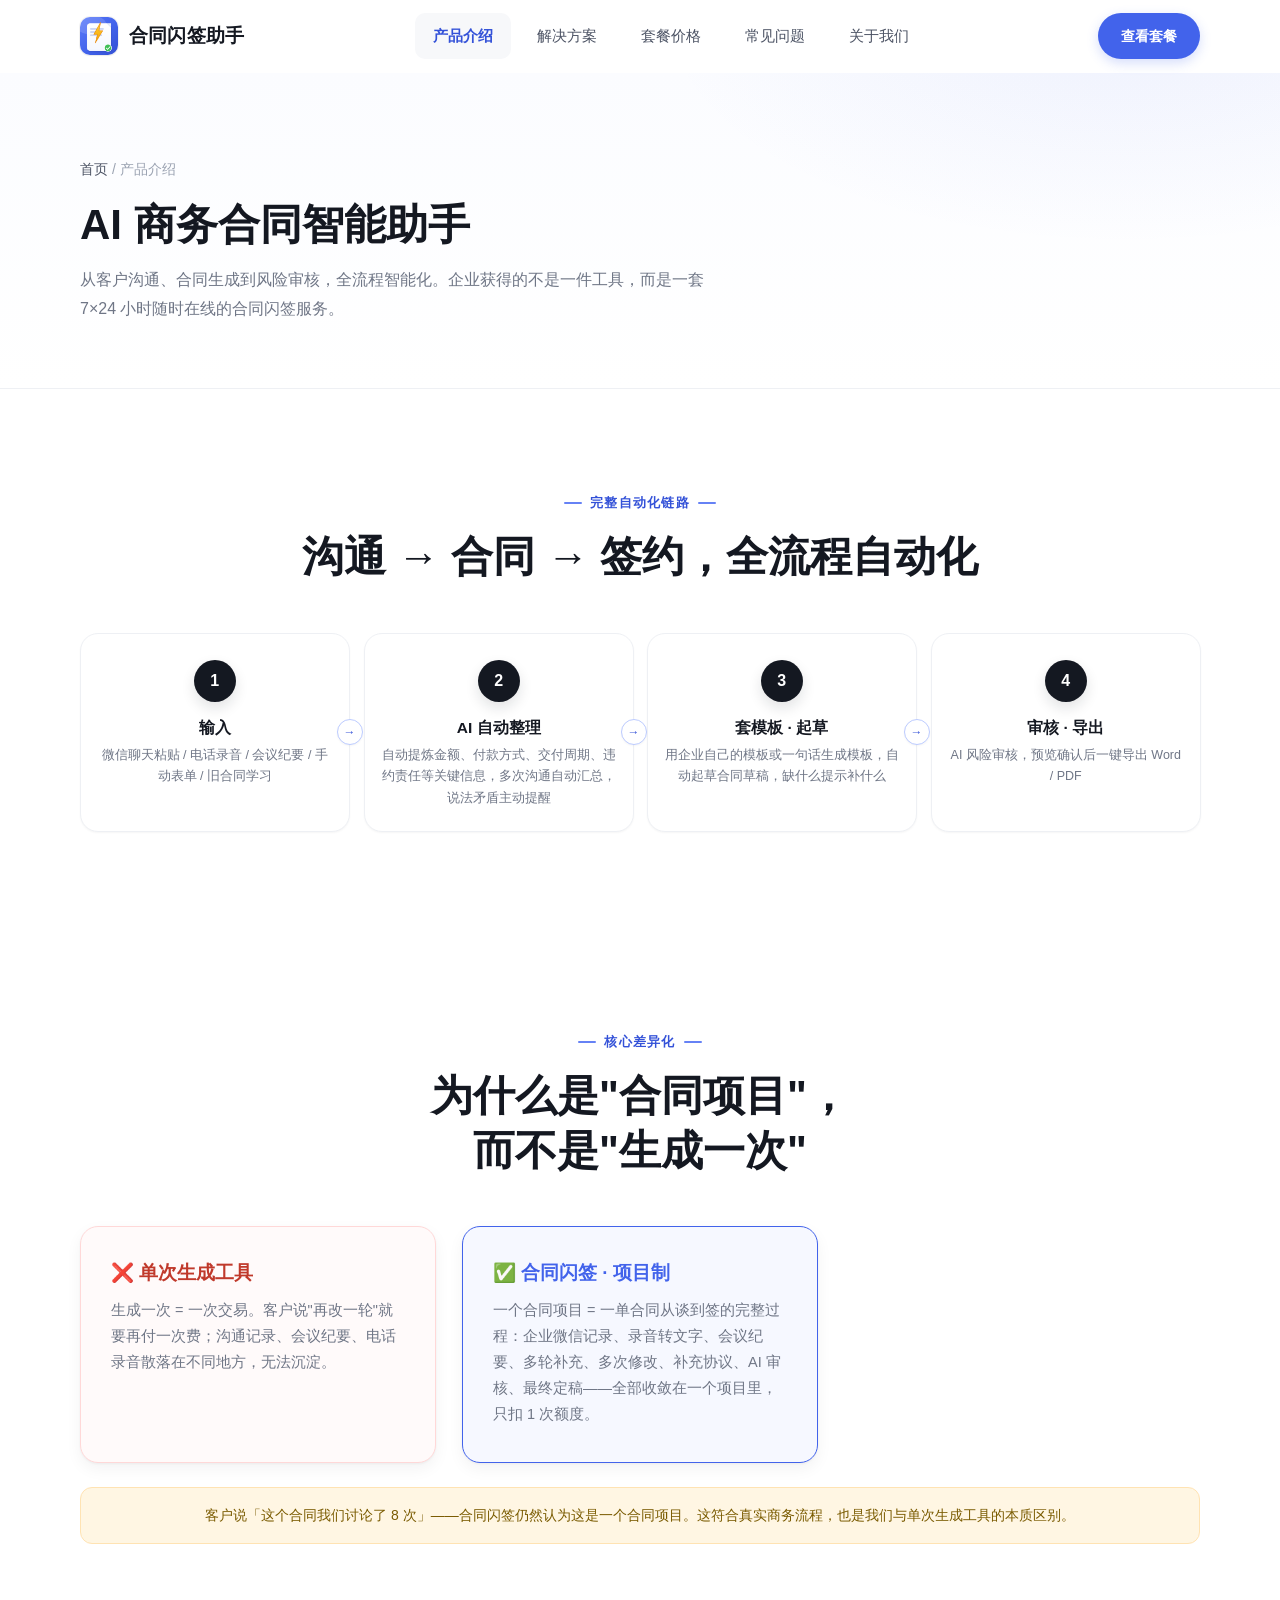
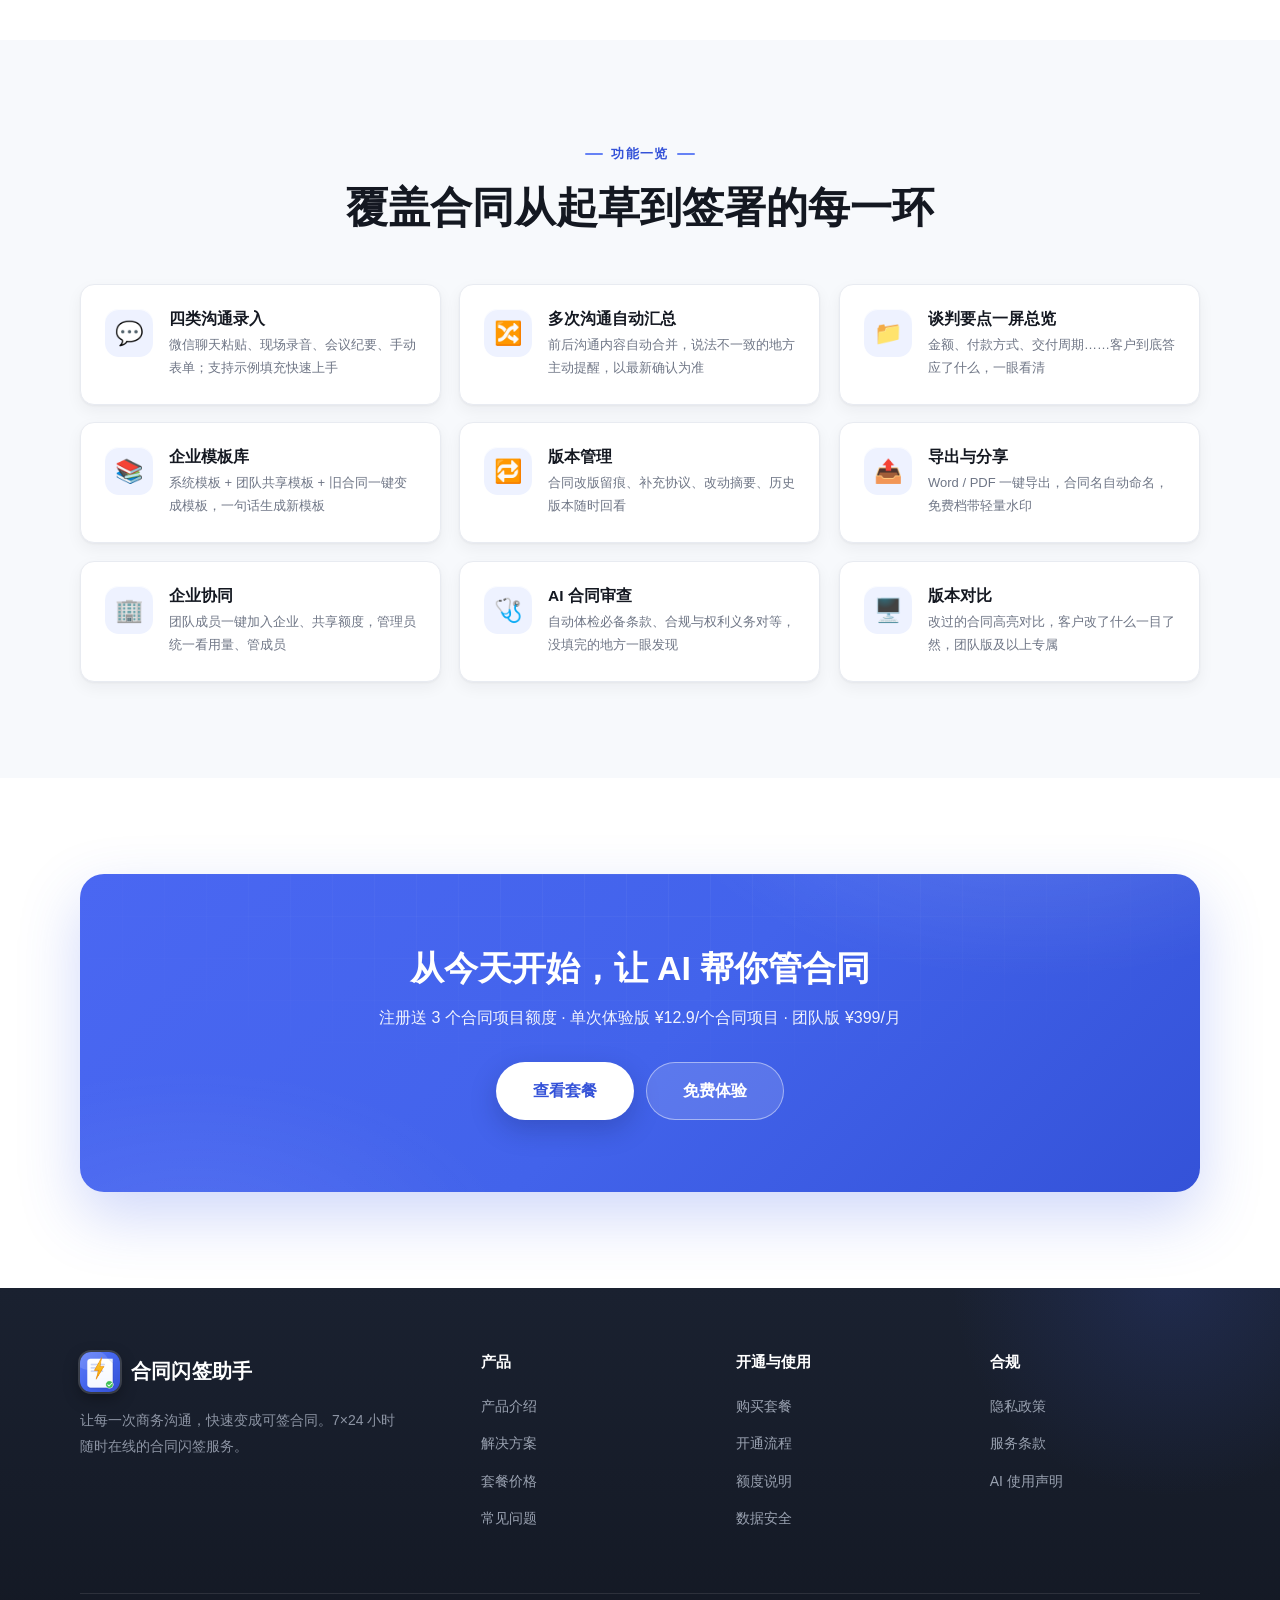
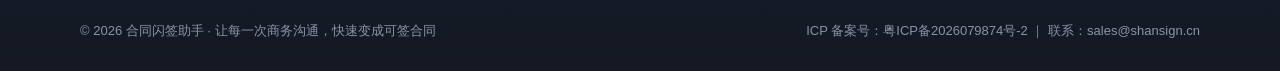
<file: product.html>
<!DOCTYPE html>
<html lang="zh-CN">
<head>
<meta charset="UTF-8">
<meta name="viewport" content="width=device-width, initial-scale=1.0">
<title>产品介绍 · 合同闪签</title>
<meta name="description" content="合同闪签产品介绍：AI 把客户沟通自动变成合同草稿，覆盖起草、审查、导出全流程，项目制计费更省心。">
<link rel="icon" type="image/x-icon" href="assets/favicon.ico">
<link rel="stylesheet" href="css/style.css">
</head>
<body>

<div data-component="header" data-active="product.html"></div>

<section class="page-hero">
  <div class="container">
    <div class="breadcrumb"><a href="index.html" >首页</a> / 产品介绍</div>
    <h1>AI 商务合同智能助手</h1>
    <p>从客户沟通、合同生成到风险审核，全流程智能化。企业获得的不是一件工具，而是一套 7×24 小时随时在线的合同闪签服务。</p>
  </div>
</section>

<!-- 工作流详解 -->
<section class="section">
  <div class="container">
    <div class="section-head fade-up">
      <span class="eyebrow">完整自动化链路</span>
      <h2>沟通 → 合同 → 签约，全流程自动化</h2>
    </div>
    <div class="steps steps-4">
      <div class="step fade-up"><div class="step-num">1</div><h4>输入</h4><p>微信聊天粘贴 / 电话录音 / 会议纪要 / 手动表单 / 旧合同学习</p></div>
      <div class="step fade-up"><div class="step-num">2</div><h4>AI 自动整理</h4><p>自动提炼金额、付款方式、交付周期、违约责任等关键信息，多次沟通自动汇总，说法矛盾主动提醒</p></div>
      <div class="step fade-up"><div class="step-num">3</div><h4>套模板 · 起草</h4><p>用企业自己的模板或一句话生成模板，自动起草合同草稿，缺什么提示补什么</p></div>
      <div class="step fade-up"><div class="step-num">4</div><h4>审核 · 导出</h4><p>AI 风险审核，预览确认后一键导出 Word / PDF</p></div>
    </div>
  </div>
</section>

<!-- 项目制差异化 -->
<section class="section">
  <div class="container">
    <div class="section-head fade-up">
      <span class="eyebrow">核心差异化</span>
      <h2>为什么是"合同项目"，而不是"生成一次"</h2>
    </div>
    <div class="value-grid">
      <div class="value-card fade-up" style="border-color:#ffd8d8;background:#fffafa;">
        <h3 style="color:#c0392b;">❌ 单次生成工具</h3>
        <p>生成一次 = 一次交易。客户说"再改一轮"就要再付一次费；沟通记录、会议纪要、电话录音散落在不同地方，无法沉淀。</p>
      </div>
      <div class="value-card fade-up" style="border-color:#4263eb;background:#f6f8ff;">
        <h3 style="color:#4263eb;">✅ 合同闪签 · 项目制</h3>
        <p>一个合同项目 = 一单合同从谈到签的完整过程：企业微信记录、录音转文字、会议纪要、多轮补充、多次修改、补充协议、AI 审核、最终定稿——全部收敛在一个项目里，只扣 1 次额度。</p>
      </div>
    </div>
    <div class="notice" style="margin-top:24px;text-align:center;">
      客户说「这个合同我们讨论了 8 次」——合同闪签仍然认为这是一个合同项目。这符合真实商务流程，也是我们与单次生成工具的本质区别。
    </div>
  </div>
</section>

<!-- 功能详情 -->
<section class="section alt">
  <div class="container">
    <div class="section-head fade-up">
      <span class="eyebrow">功能一览</span>
      <h2>覆盖合同从起草到签署的每一环</h2>
    </div>
    <div class="feature-grid">
      <div class="feature fade-up"><div class="f-icon">💬</div><div><h4>四类沟通录入</h4><p>微信聊天粘贴、现场录音、会议纪要、手动表单；支持示例填充快速上手</p></div></div>
      <div class="feature fade-up"><div class="f-icon">🔀</div><div><h4>多次沟通自动汇总</h4><p>前后沟通内容自动合并，说法不一致的地方主动提醒，以最新确认为准</p></div></div>
      <div class="feature fade-up"><div class="f-icon">📁</div><div><h4>谈判要点一屏总览</h4><p>金额、付款方式、交付周期……客户到底答应了什么，一眼看清</p></div></div>
      <div class="feature fade-up"><div class="f-icon">📚</div><div><h4>企业模板库</h4><p>系统模板 + 团队共享模板 + 旧合同一键变成模板，一句话生成新模板</p></div></div>
      <div class="feature fade-up"><div class="f-icon">🔁</div><div><h4>版本管理</h4><p>合同改版留痕、补充协议、改动摘要、历史版本随时回看</p></div></div>
      <div class="feature fade-up"><div class="f-icon">📤</div><div><h4>导出与分享</h4><p>Word / PDF 一键导出，合同名自动命名，免费档带轻量水印</p></div></div>
      <div class="feature fade-up"><div class="f-icon">🏢</div><div><h4>企业协同</h4><p>团队成员一键加入企业、共享额度，管理员统一看用量、管成员</p></div></div>
      <div class="feature fade-up"><div class="f-icon">🩺</div><div><h4>AI 合同审查</h4><p>自动体检必备条款、合规与权利义务对等，没填完的地方一眼发现</p></div></div>
      <div class="feature fade-up"><div class="f-icon">🖥️</div><div><h4>版本对比</h4><p>改过的合同高亮对比，客户改了什么一目了然，团队版及以上专属</p></div></div>
    </div>
  </div>
</section>

<!-- CTA -->
<section class="section">
  <div class="container">
    <div class="cta-band fade-up">
      <h2>从今天开始，让 AI 帮你管合同</h2>
      <p>注册送 3 个合同项目额度 · 单次体验版 ¥12.9/个合同项目 · 团队版 ¥399/月</p>
      <div class="cta-row">
        <a href="pricing.html" class="btn btn-gold btn-lg">查看套餐</a>
        <a href="index.html#free" class="btn btn-ghost-white btn-lg">免费体验</a>
      </div>
    </div>
  </div>
</section>

<div data-component="footer"></div>
<div data-mobile-cta="查看套餐" data-mobile-href="pricing.html"></div>

<script src="js/components.js"></script>
<script src="js/main.js"></script>
</body>
</html>
</file>
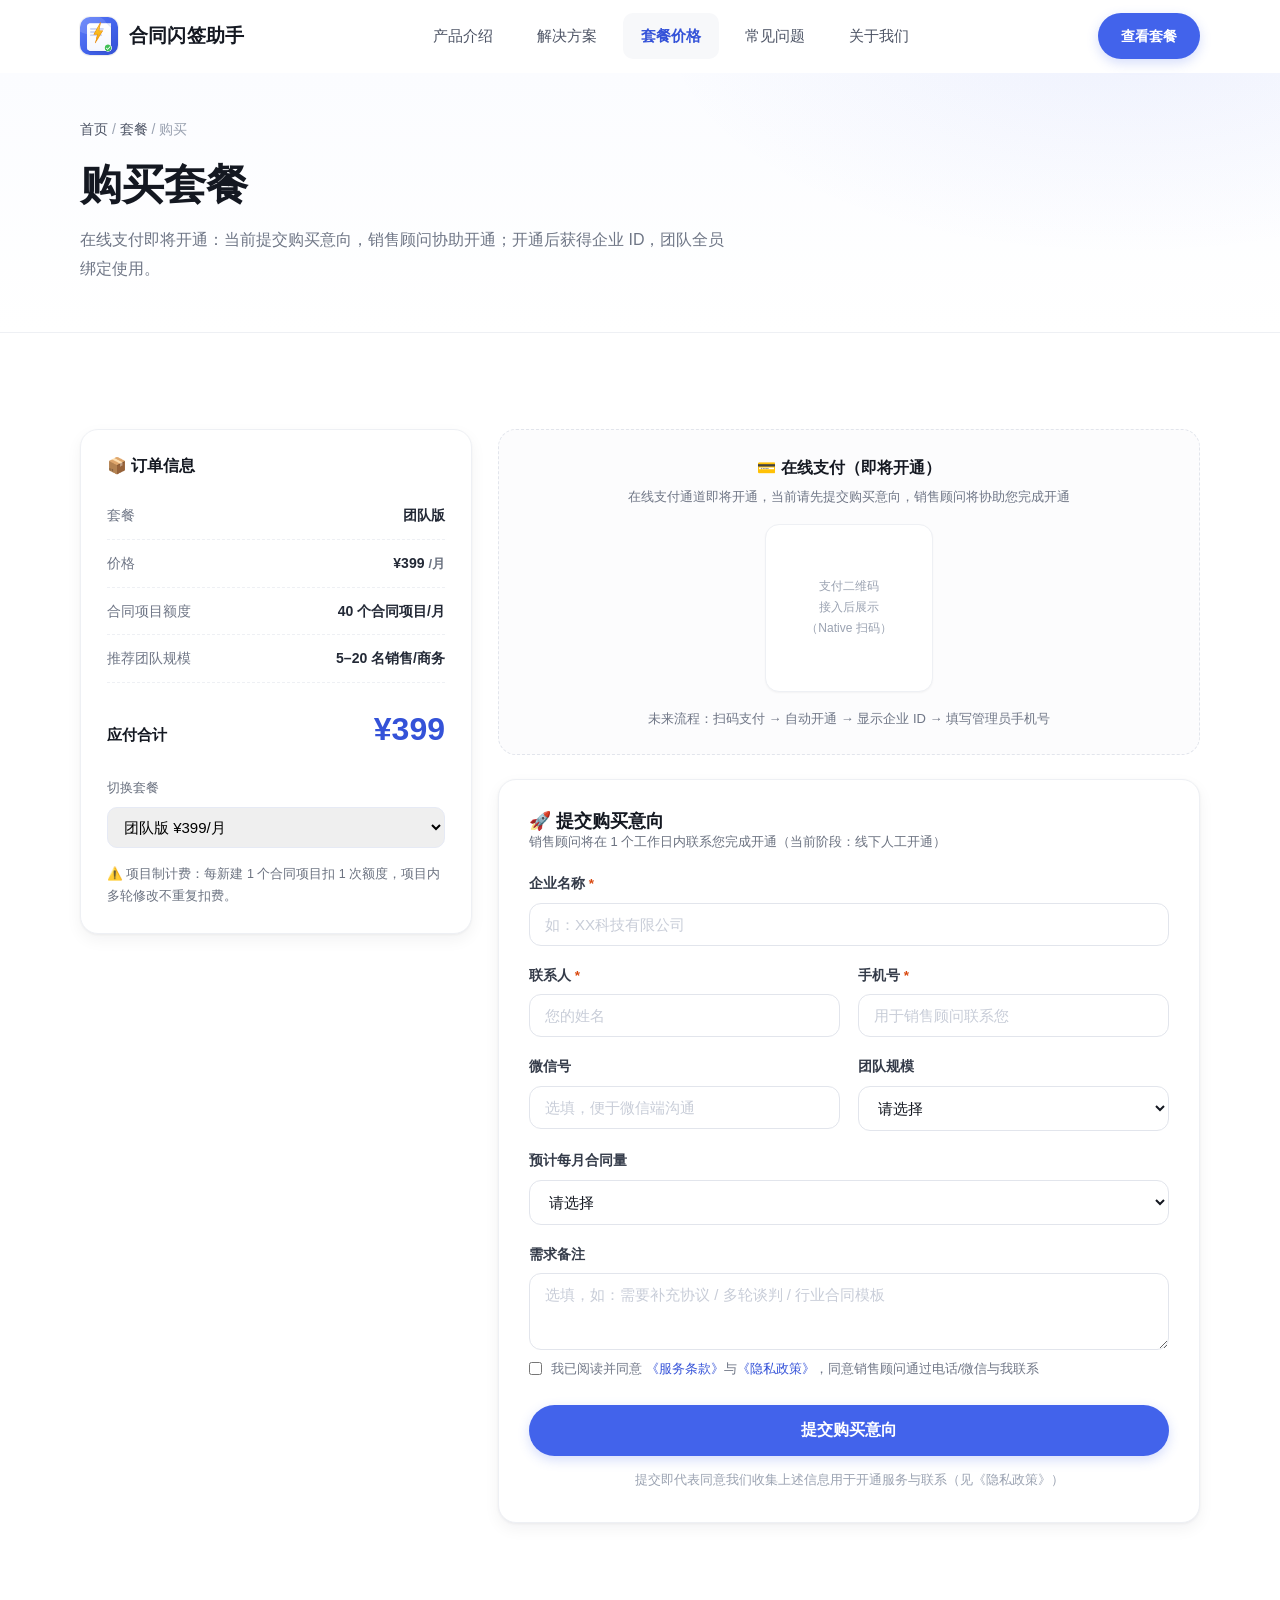
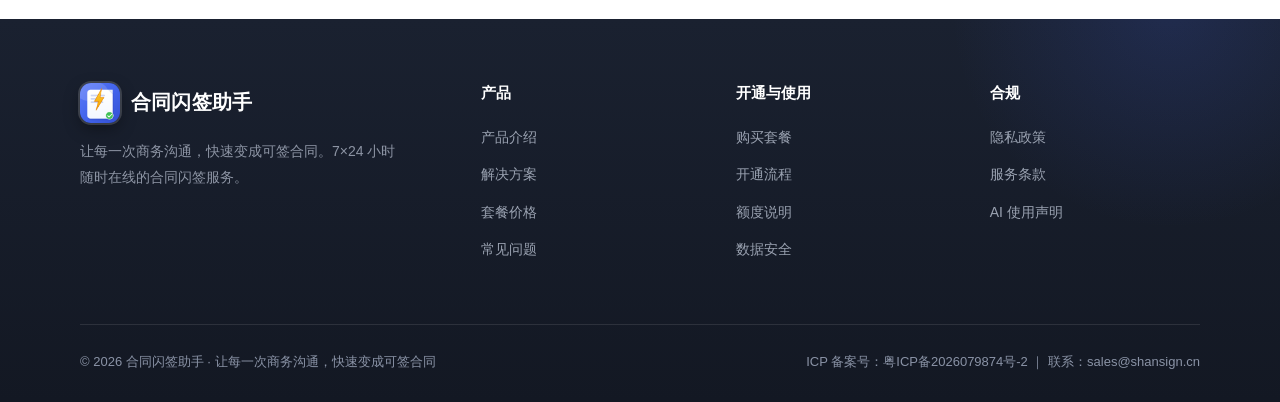
<file: purchase.html>
<!DOCTYPE html>
<html lang="zh-CN">
<head>
<meta charset="UTF-8">
<meta name="viewport" content="width=device-width, initial-scale=1.0">
<title id="pageTitle">购买套餐 · 合同闪签</title>
<meta name="description" content="购买合同闪签套餐：选择套餐、扫码支付（即将开通）、填写企业信息开通账号，团队凭企业 ID 绑定使用。">
<link rel="icon" type="image/x-icon" href="assets/favicon.ico">
<link rel="stylesheet" href="css/style.css">
</head>
<body>

<div data-component="header" data-active="pricing.html"></div>

<section class="page-hero" style="padding:44px 0 48px;">
  <div class="container">
    <div class="breadcrumb"><a href="index.html" >首页</a> / <a href="pricing.html" >套餐</a> / 购买</div>
    <h1 id="pageTitle2">购买套餐</h1>
    <p>在线支付即将开通：当前提交购买意向，销售顾问协助开通；开通后获得企业 ID，团队全员绑定使用。</p>
  </div>
</section>

<section class="section">
  <div class="container">
    <div class="checkout-grid">
      <!-- 订单摘要 -->
      <div class="order-box">
        <h3>📦 订单信息</h3>
        <div class="order-row"><span class="k">套餐</span><span class="v" id="orderPlan">—</span></div>
        <div class="order-row"><span class="k">价格</span><span class="v"><span id="orderPrice">—</span> <span id="orderUnit" style="font-size:13px;color:#6b7280;"></span></span></div>
        <div class="order-row"><span class="k">合同项目额度</span><span class="v" id="orderQuota">—</span></div>
        <div class="order-row"><span class="k">推荐团队规模</span><span class="v" id="orderTeam">—</span></div>
        <div class="order-total"><span class="t">应付合计</span><span class="p" id="orderTotal">—</span></div>
        <label style="display:block;font-size:13px;color:#6b7280;margin:14px 0 8px;">切换套餐</label>
        <select id="planSelect" style="width:100%;font-family:inherit;font-size:15px;padding:10px 12px;border:1.5px solid #e6eaf5;border-radius:10px;"></select>
        <div style="margin-top:16px;font-size:12.5px;color:#6b7280;line-height:1.7;">
          ⚠️ 项目制计费：每新建 1 个合同项目扣 1 次额度，项目内多轮修改不重复扣费。
        </div>
      </div>

      <!-- 支付 / 意向单 -->
      <div>
        <!-- 支付占位区：接入支付后在此渲染 Native 微信支付二维码 -->
        <div class="pay-box" id="payArea">
          <div class="t">💳 在线支付（即将开通）</div>
          <div class="d" id="payMode">—</div>
          <div class="qr" id="qrTarget">
            <span>支付二维码<br>接入后展示<br>（Native 扫码）</span>
          </div>
          <div class="d">未来流程：扫码支付 → 自动开通 → 显示企业 ID → 填写管理员手机号</div>
        </div>

        <!-- 定制版提示 -->
        <div class="notice" id="enterpriseNote" style="display:none;margin-bottom:20px;">
          <b>企业定制版</b>：请提交企业信息，销售顾问将 1 个工作日内与您联系，提供定制方案与报价（建议 ¥2999/月起）。
        </div>

        <!-- 意向单表单（过渡态：未接支付；接入后此表单替换为支付成功后填企业信息） -->
        <form class="form" id="leadForm" novalidate>
          <h3>🚀 提交购买意向</h3>
          <p style="font-size:13px;color:#6b7280;margin:-10px 0 18px;">销售顾问将在 1 个工作日内联系您完成开通（当前阶段：线下人工开通）</p>
          <div class="form-grid">
            <div class="form-group full">
              <label>企业名称 <span class="req">*</span></label>
              <input type="text" id="f_company" required placeholder="如：XX科技有限公司">
            </div>
            <div class="form-group">
              <label>联系人 <span class="req">*</span></label>
              <input type="text" id="f_contact" required placeholder="您的姓名">
            </div>
            <div class="form-group">
              <label>手机号 <span class="req">*</span></label>
              <input type="tel" id="f_phone" required pattern="[0-9+\- ]{6,20}" placeholder="用于销售顾问联系您">
            </div>
            <div class="form-group">
              <label>微信号</label>
              <input type="text" id="f_wechat" placeholder="选填，便于微信端沟通">
            </div>
            <div class="form-group">
              <label>团队规模</label>
              <select id="f_team_size">
                <option value="">请选择</option>
                <option>1 人</option><option>1–5 人</option><option>5–20 人</option><option>10–50 人</option><option>50 人以上</option>
              </select>
            </div>
            <div class="form-group full">
              <label>预计每月合同量</label>
              <select id="f_monthly_contracts">
                <option value="">请选择</option>
                <option>10 个以内</option><option>10–40 个</option><option>40–100 个</option><option>100 个以上</option>
              </select>
            </div>
            <div class="form-group full">
              <label>需求备注</label>
              <textarea id="f_remark" rows="3" placeholder="选填，如：需要补充协议 / 多轮谈判 / 行业合同模板"></textarea>
            </div>
          </div>
          <label class="form-check">
            <input type="checkbox" id="agree">
            <span>我已阅读并同意 <a href="terms.html" target="_blank">《服务条款》</a>与<a href="privacy.html" target="_blank">《隐私政策》</a>，同意销售顾问通过电话/微信与我联系</span>
          </label>
          <button type="submit" class="btn btn-primary btn-lg btn-block">提交购买意向</button>
          <p class="form-note">提交即代表同意我们收集上述信息用于开通服务与联系（见《隐私政策》）</p>
        </form>
      </div>
    </div>
  </div>
</section>

<div data-component="footer"></div>

<script src="js/components.js"></script>
<script src="js/main.js"></script>
</body>
</html>
</file>
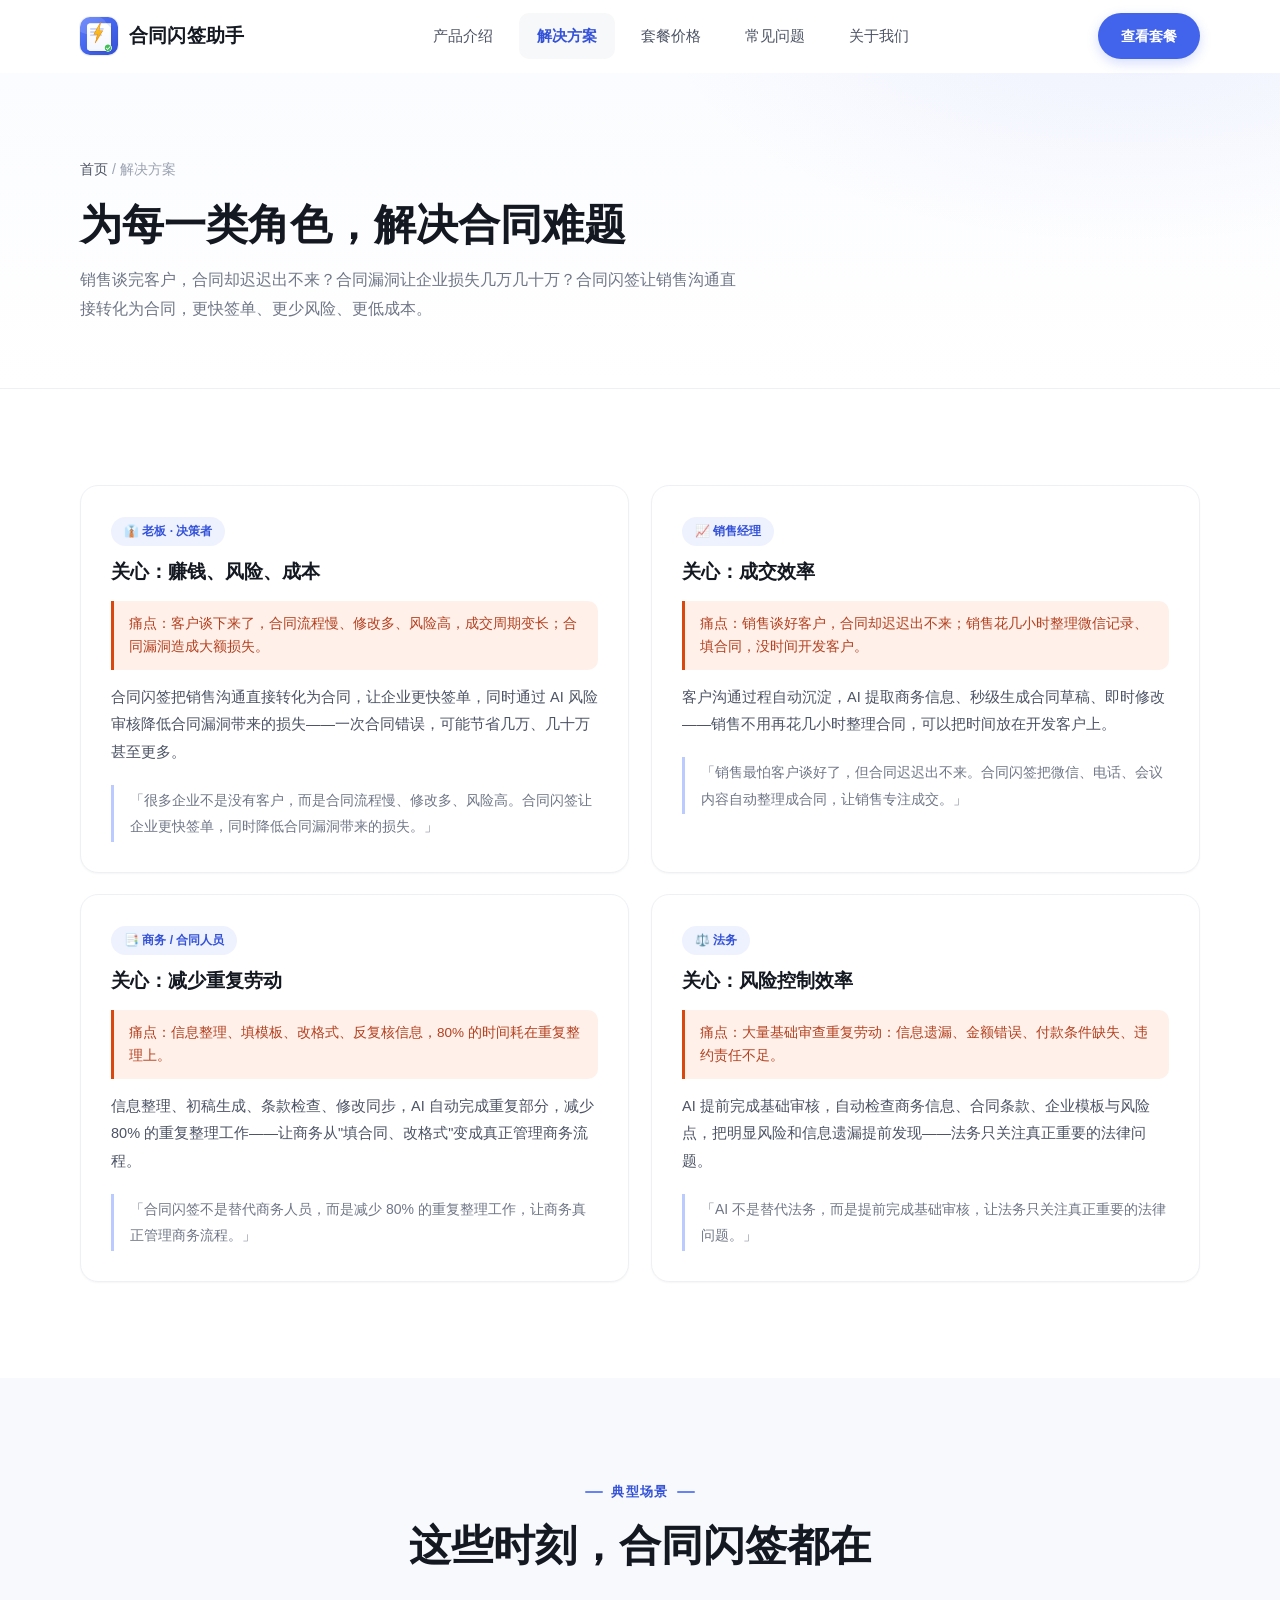
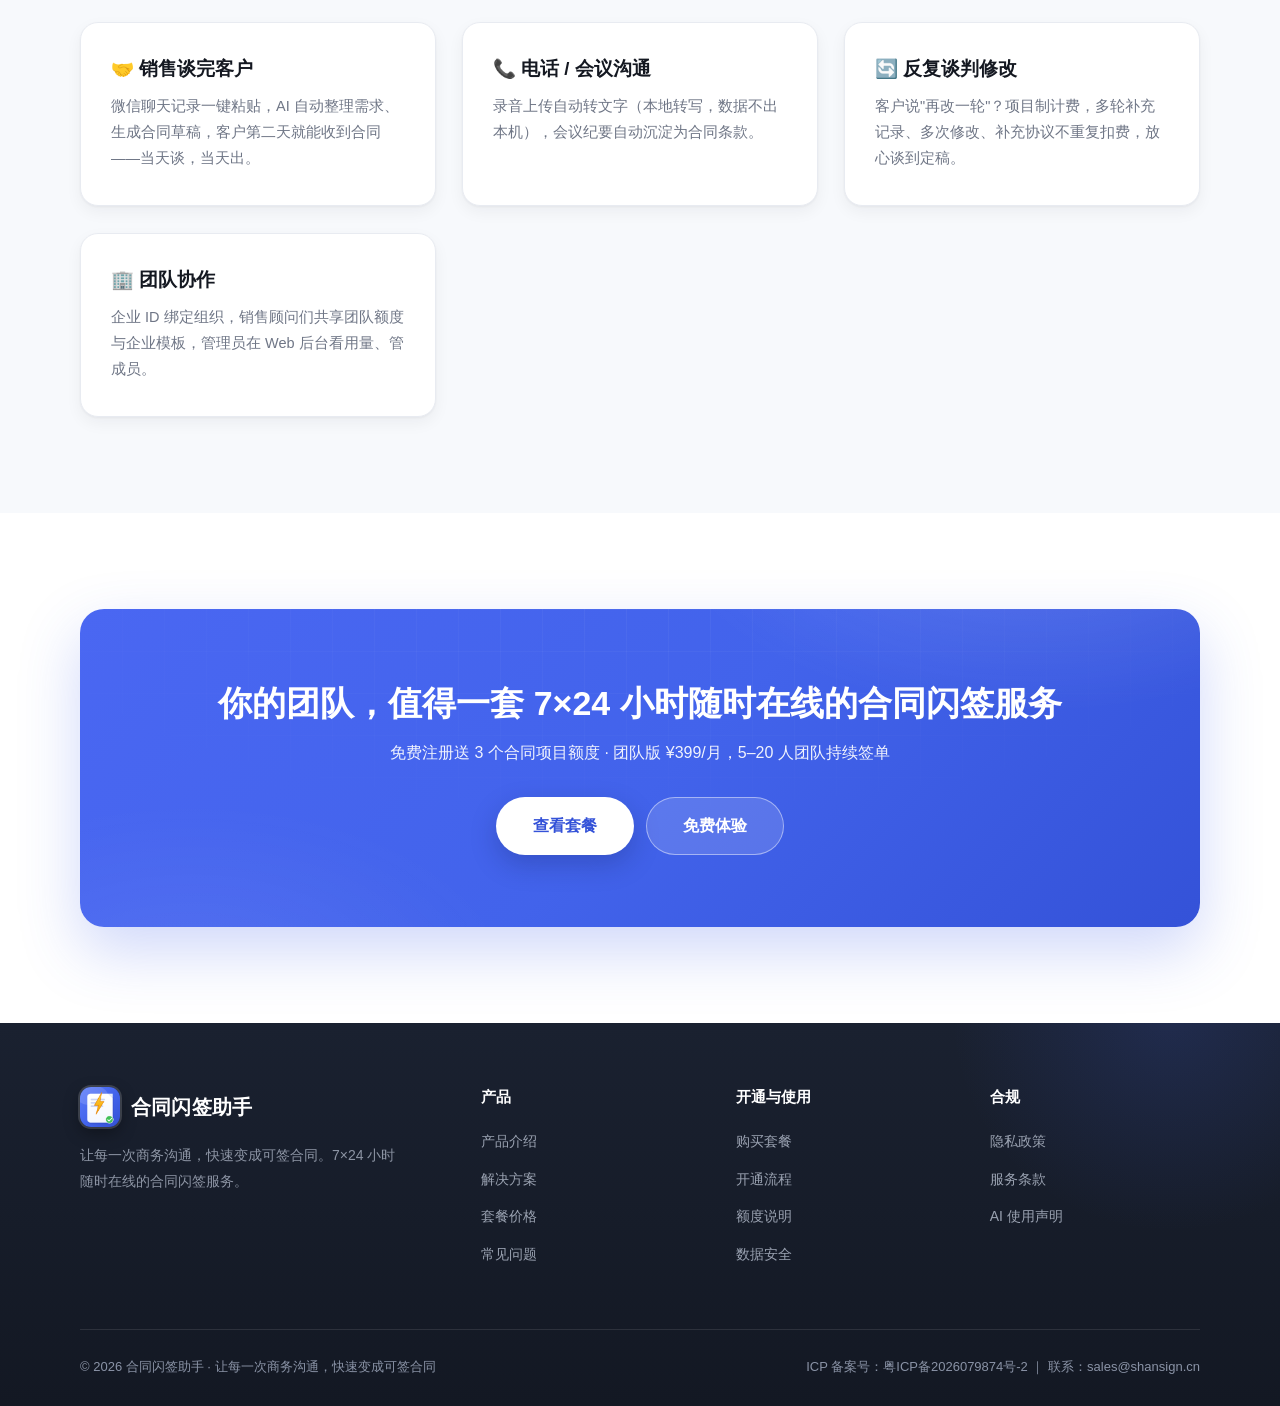
<file: solutions.html>
<!DOCTYPE html>
<html lang="zh-CN">
<head>
<meta charset="UTF-8">
<meta name="viewport" content="width=device-width, initial-scale=1.0">
<title>解决方案 · 合同闪签</title>
<meta name="description" content="合同闪签为老板、销售经理、商务合同人员、法务提供解决方案：更快签单、更少风险、更低成本。">
<link rel="icon" type="image/x-icon" href="assets/favicon.ico">
<link rel="stylesheet" href="css/style.css">
</head>
<body>

<div data-component="header" data-active="solutions.html"></div>

<section class="page-hero">
  <div class="container">
    <div class="breadcrumb"><a href="index.html" >首页</a> / 解决方案</div>
    <h1>为每一类角色，解决合同难题</h1>
    <p>销售谈完客户，合同却迟迟出不来？合同漏洞让企业损失几万几十万？合同闪签让销售沟通直接转化为合同，更快签单、更少风险、更低成本。</p>
  </div>
</section>

<section class="section">
  <div class="container">
    <div class="role-grid">
      <div class="role-card fade-up">
        <span class="role-tag">👔 老板 · 决策者</span>
        <h3>关心：赚钱、风险、成本</h3>
        <div class="pain">痛点：客户谈下来了，合同流程慢、修改多、风险高，成交周期变长；合同漏洞造成大额损失。</div>
        <p class="fix">合同闪签把销售沟通直接转化为合同，让企业更快签单，同时通过 AI 风险审核降低合同漏洞带来的损失——一次合同错误，可能节省几万、几十万甚至更多。</p>
        <blockquote>「很多企业不是没有客户，而是合同流程慢、修改多、风险高。合同闪签让企业更快签单，同时降低合同漏洞带来的损失。」</blockquote>
      </div>
      <div class="role-card fade-up">
        <span class="role-tag">📈 销售经理</span>
        <h3>关心：成交效率</h3>
        <div class="pain">痛点：销售谈好客户，合同却迟迟出不来；销售花几小时整理微信记录、填合同，没时间开发客户。</div>
        <p class="fix">客户沟通过程自动沉淀，AI 提取商务信息、秒级生成合同草稿、即时修改——销售不用再花几小时整理合同，可以把时间放在开发客户上。</p>
        <blockquote>「销售最怕客户谈好了，但合同迟迟出不来。合同闪签把微信、电话、会议内容自动整理成合同，让销售专注成交。」</blockquote>
      </div>
      <div class="role-card fade-up">
        <span class="role-tag">📑 商务 / 合同人员</span>
        <h3>关心：减少重复劳动</h3>
        <div class="pain">痛点：信息整理、填模板、改格式、反复核信息，80% 的时间耗在重复整理上。</div>
        <p class="fix">信息整理、初稿生成、条款检查、修改同步，AI 自动完成重复部分，减少 80% 的重复整理工作——让商务从"填合同、改格式"变成真正管理商务流程。</p>
        <blockquote>「合同闪签不是替代商务人员，而是减少 80% 的重复整理工作，让商务真正管理商务流程。」</blockquote>
      </div>
      <div class="role-card fade-up">
        <span class="role-tag">⚖️ 法务</span>
        <h3>关心：风险控制效率</h3>
        <div class="pain">痛点：大量基础审查重复劳动：信息遗漏、金额错误、付款条件缺失、违约责任不足。</div>
        <p class="fix">AI 提前完成基础审核，自动检查商务信息、合同条款、企业模板与风险点，把明显风险和信息遗漏提前发现——法务只关注真正重要的法律问题。</p>
        <blockquote>「AI 不是替代法务，而是提前完成基础审核，让法务只关注真正重要的法律问题。」</blockquote>
      </div>
    </div>
  </div>
</section>

<!-- 业务场景 -->
<section class="section alt">
  <div class="container">
    <div class="section-head fade-up">
      <span class="eyebrow">典型场景</span>
      <h2>这些时刻，合同闪签都在</h2>
    </div>
    <div class="value-grid">
      <div class="value-card fade-up">
        <h3>🤝 销售谈完客户</h3>
        <p>微信聊天记录一键粘贴，AI 自动整理需求、生成合同草稿，客户第二天就能收到合同——当天谈，当天出。</p>
      </div>
      <div class="value-card fade-up">
        <h3>📞 电话 / 会议沟通</h3>
        <p>录音上传自动转文字（本地转写，数据不出本机），会议纪要自动沉淀为合同条款。</p>
      </div>
      <div class="value-card fade-up">
        <h3>🔄 反复谈判修改</h3>
        <p>客户说"再改一轮"？项目制计费，多轮补充记录、多次修改、补充协议不重复扣费，放心谈到定稿。</p>
      </div>
      <div class="value-card fade-up">
        <h3>🏢 团队协作</h3>
        <p>企业 ID 绑定组织，销售顾问们共享团队额度与企业模板，管理员在 Web 后台看用量、管成员。</p>
      </div>
    </div>
  </div>
</section>

<!-- CTA -->
<section class="section">
  <div class="container">
    <div class="cta-band fade-up">
      <h2>你的团队，值得一套 7×24 小时随时在线的合同闪签服务</h2>
      <p>免费注册送 3 个合同项目额度 · 团队版 ¥399/月，5–20 人团队持续签单</p>
      <div class="cta-row">
        <a href="pricing.html" class="btn btn-gold btn-lg">查看套餐</a>
        <a href="index.html#free" class="btn btn-ghost-white btn-lg">免费体验</a>
      </div>
    </div>
  </div>
</section>

<div data-component="footer"></div>
<div data-mobile-cta="查看套餐" data-mobile-href="pricing.html"></div>

<script src="js/components.js"></script>
<script src="js/main.js"></script>
</body>
</html>
</file>
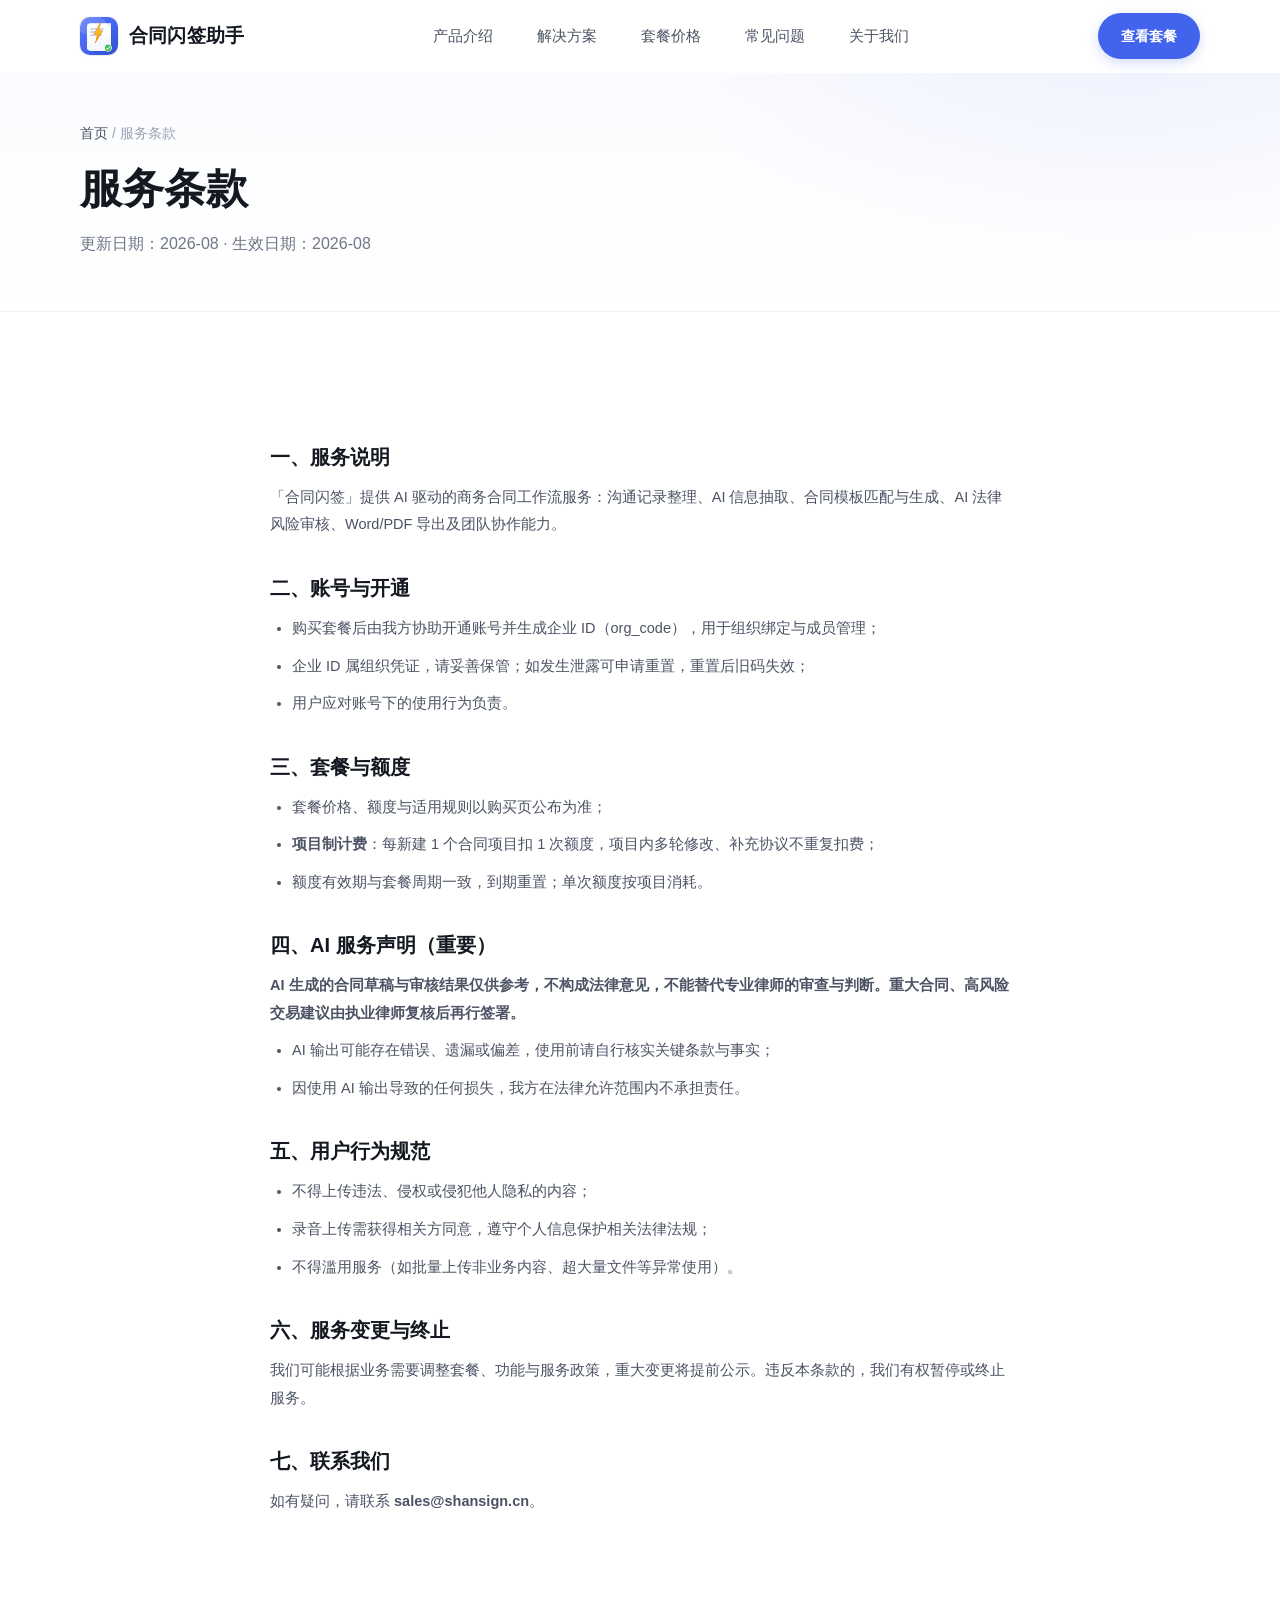
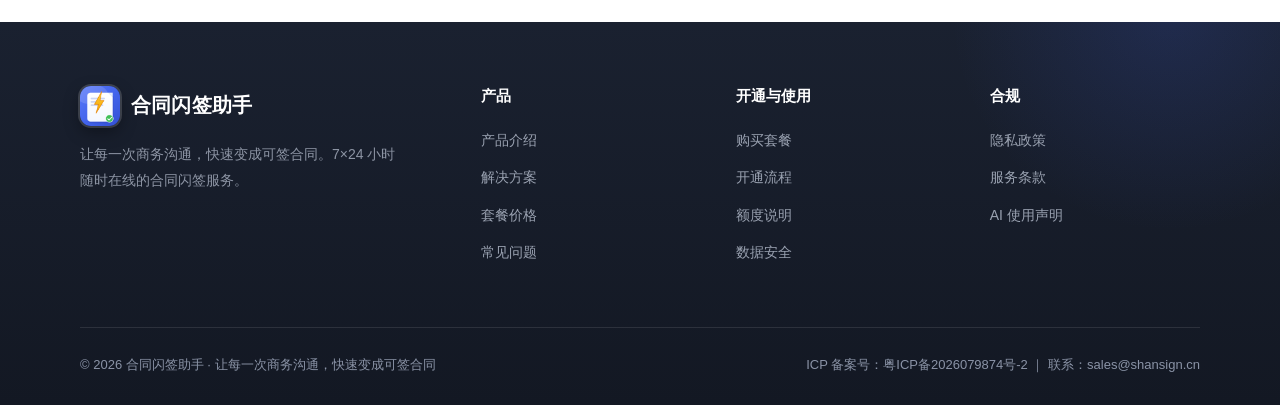
<file: terms.html>
<!DOCTYPE html>
<html lang="zh-CN">
<head>
<meta charset="UTF-8">
<meta name="viewport" content="width=device-width, initial-scale=1.0">
<title>服务条款 · 合同闪签</title>
<link rel="icon" type="image/x-icon" href="assets/favicon.ico">
<link rel="stylesheet" href="css/style.css">
</head>
<body>

<div data-component="header"></div>

<section class="page-hero" style="padding:48px 0 52px;">
  <div class="container">
    <div class="breadcrumb"><a href="index.html" >首页</a> / 服务条款</div>
    <h1>服务条款</h1>
    <p>更新日期：2026-08 · 生效日期：2026-08</p>
  </div>
</section>

<section class="section">
  <div class="container legal">
    <h2>一、服务说明</h2>
    <p>「合同闪签」提供 AI 驱动的商务合同工作流服务：沟通记录整理、AI 信息抽取、合同模板匹配与生成、AI 法律风险审核、Word/PDF 导出及团队协作能力。</p>
    <h2>二、账号与开通</h2>
    <ul>
      <li>购买套餐后由我方协助开通账号并生成企业 ID（org_code），用于组织绑定与成员管理；</li>
      <li>企业 ID 属组织凭证，请妥善保管；如发生泄露可申请重置，重置后旧码失效；</li>
      <li>用户应对账号下的使用行为负责。</li>
    </ul>
    <h2>三、套餐与额度</h2>
    <ul>
      <li>套餐价格、额度与适用规则以购买页公布为准；</li>
      <li><b>项目制计费</b>：每新建 1 个合同项目扣 1 次额度，项目内多轮修改、补充协议不重复扣费；</li>
      <li>额度有效期与套餐周期一致，到期重置；单次额度按项目消耗。</li>
    </ul>
    <h2>四、AI 服务声明（重要）</h2>
    <p><b>AI 生成的合同草稿与审核结果仅供参考，不构成法律意见，不能替代专业律师的审查与判断。重大合同、高风险交易建议由执业律师复核后再行签署。</b></p>
    <ul>
      <li>AI 输出可能存在错误、遗漏或偏差，使用前请自行核实关键条款与事实；</li>
      <li>因使用 AI 输出导致的任何损失，我方在法律允许范围内不承担责任。</li>
    </ul>
    <h2>五、用户行为规范</h2>
    <ul>
      <li>不得上传违法、侵权或侵犯他人隐私的内容；</li>
      <li>录音上传需获得相关方同意，遵守个人信息保护相关法律法规；</li>
      <li>不得滥用服务（如批量上传非业务内容、超大量文件等异常使用）。</li>
    </ul>
    <h2>六、服务变更与终止</h2>
    <p>我们可能根据业务需要调整套餐、功能与服务政策，重大变更将提前公示。违反本条款的，我们有权暂停或终止服务。</p>
    <h2>七、联系我们</h2>
    <p>如有疑问，请联系 <b>sales@shansign.cn</b>。</p>
  </div>
</section>

<div data-component="footer"></div>

<script src="js/components.js"></script>
</body>
</html>
</file>
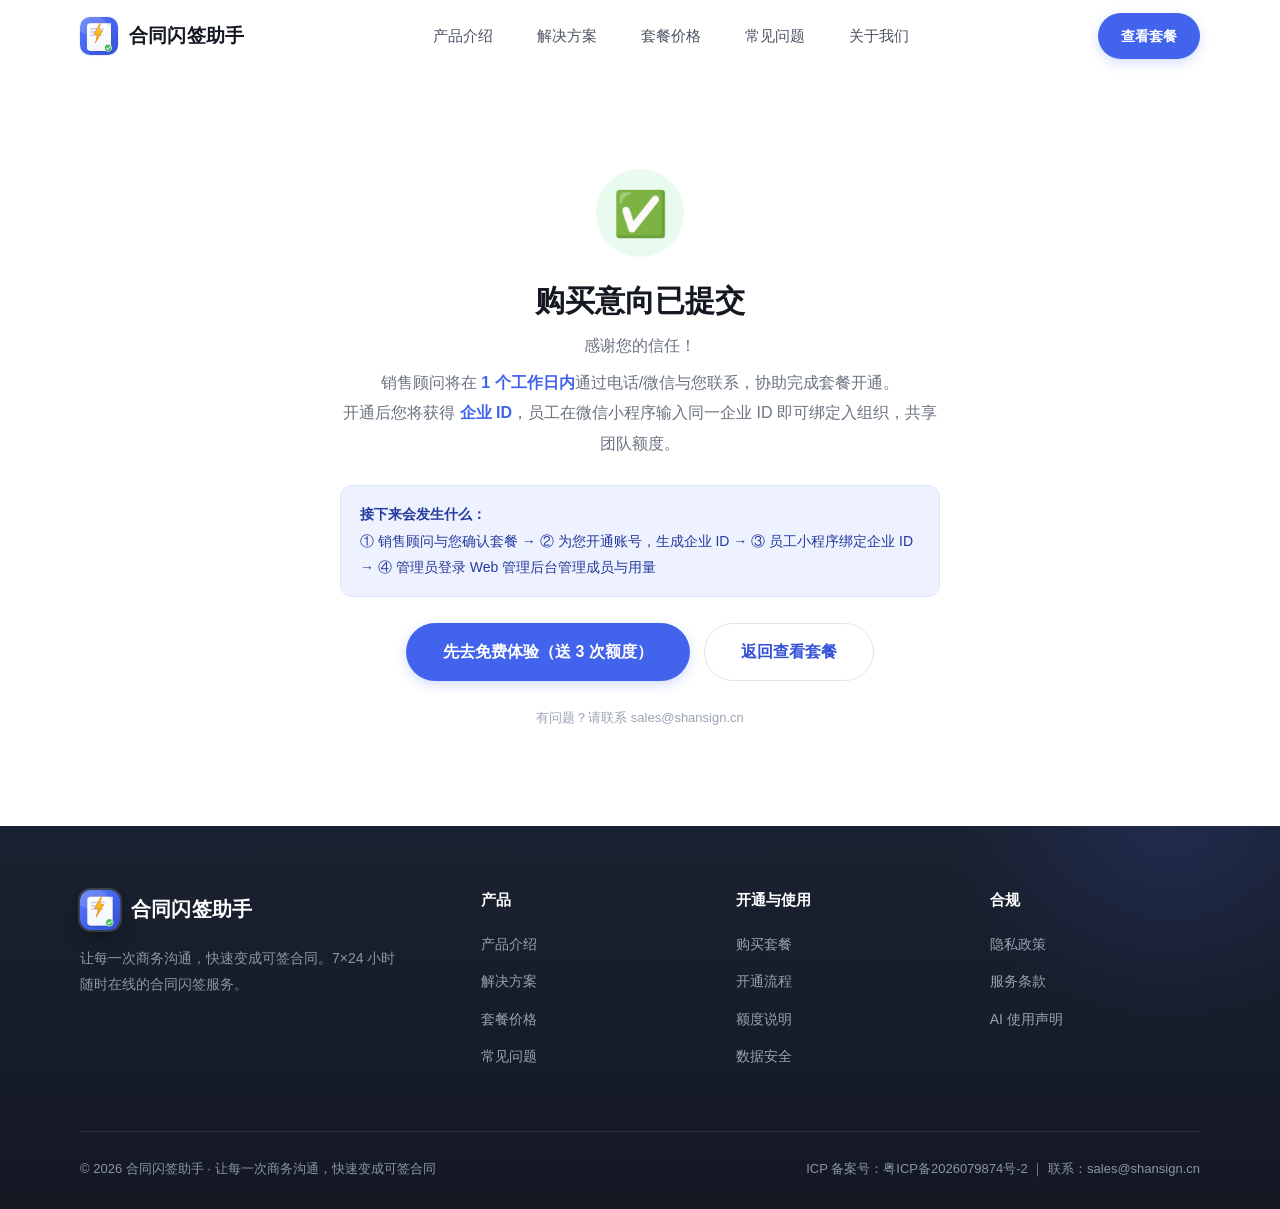
<file: thanks.html>
<!DOCTYPE html>
<html lang="zh-CN">
<head>
<meta charset="UTF-8">
<meta name="viewport" content="width=device-width, initial-scale=1.0">
<title>意向已提交 · 合同闪签</title>
<link rel="icon" type="image/x-icon" href="assets/favicon.ico">
<link rel="stylesheet" href="css/style.css">
</head>
<body>

<div data-component="header"></div>

<section class="section" style="min-height:62vh;display:flex;align-items:center;">
  <div class="container" style="text-align:center;max-width:640px;">
    <div style="width:88px;height:88px;border-radius:50%;background:#e9fbee;display:flex;align-items:center;justify-content:center;margin:0 auto 24px;font-size:44px;">✅</div>
    <h1 style="font-size:30px;font-weight:800;margin-bottom:12px;">购买意向已提交</h1>
    <p style="color:#6b7280;margin-bottom:8px;" id="thanksCompany">感谢您的信任！</p>
    <p style="color:#6b7280;line-height:1.9;">销售顾问将在 <b style="color:#4263eb;">1 个工作日内</b>通过电话/微信与您联系，协助完成套餐开通。<br>开通后您将获得 <b style="color:#4263eb;">企业 ID</b>，员工在微信小程序输入同一企业 ID 即可绑定入组织，共享团队额度。</p>

    <div class="notice blue" style="margin:26px 0;text-align:left;line-height:1.9;">
      <b>接下来会发生什么：</b><br>
      ① 销售顾问与您确认套餐 → ② 为您开通账号，生成企业 ID → ③ 员工小程序绑定企业 ID → ④ 管理员登录 Web 管理后台管理成员与用量
    </div>

    <div class="cta-row" style="display:flex;gap:14px;justify-content:center;flex-wrap:wrap;">
      <a href="index.html#free" class="btn btn-primary btn-lg">先去免费体验（送 3 次额度）</a>
      <a href="pricing.html" class="btn btn-outline btn-lg">返回查看套餐</a>
    </div>
    <p style="margin-top:26px;font-size:13px;color:#9aa3b2;">有问题？请联系 sales@shansign.cn</p>
  </div>
</section>

<div data-component="footer"></div>

<script src="js/components.js"></script>
<script>
  (function () {
    var s = new URLSearchParams(window.location.search);
    var company = s.get('company');
    var plan = s.get('plan');
    if (company) document.getElementById('thanksCompany').textContent = company + '，感谢您的信任！';
    var map = { starter: '尝鲜版', team: '团队版', growth: '成长企业版', enterprise: '企业定制版' };
    if (plan && map[plan]) document.getElementById('thanksCompany').textContent = '您选择的【' + map[plan] + '】意向已收到，感谢您的信任！';
  })();
</script>
</body>
</html>
</file>
<file: css/style.css>
/* ============================================================
   合同闪签 · 产品官网 设计系统 V3
   精致企业风（Stripe / 飞书）— 大留白 · 柔和色 · 精细排版
   品牌 #4263eb · 中性色为主 · 蓝只做点睛
   ============================================================ */

/* ---------- 设计令牌 ---------- */
:root {
  --primary-50: #eef2ff;  --primary-100: #dbe4ff;  --primary-200: #bccbff;
  --primary-300: #93aaff; --primary-400: #6682f5;  --primary-500: #4263eb;
  --primary-600: #3452d8; --primary-700: #2b44c0;  --primary-800: #243a9e;
  --primary-900: #1f3180;
  --primary: var(--primary-500);
  --primary-dark: var(--primary-600);
  --primary-deep: var(--primary-900);

  --gray-25: #fcfcfd;  --gray-50: #f7f8fa;  --gray-100: #eef0f4;
  --gray-200: #e2e5ec; --gray-300: #c8cdd8; --gray-400: #9aa2b1;
  --gray-500: #6f7686; --gray-600: #4c5364; --gray-700: #343b49;
  --gray-800: #232936; --gray-900: #141821;
  --ink: var(--gray-900);
  --ink-2: var(--gray-600);
  --ink-3: var(--gray-500);

  --gold: #f59f00;      --gold-light: #fff6e3;
  --green: #2f9e44;     --green-light: #e9fbee;
  --red: #d9480f;       --red-light: #fff0e9;

  --grad-brand: linear-gradient(135deg, #5b7bfa 0%, #4263eb 60%, #3452d8 100%);
  --grad-soft: linear-gradient(180deg, #ffffff 0%, #f7f9ff 100%);

  --line: var(--gray-100);
  --bg: #f7f9fc;

  --r-sm: 10px; --r-md: 14px; --r-lg: 18px; --r-xl: 24px;

  --shadow-xs: 0 1px 2px rgba(20, 24, 33, .04);
  --shadow-1: 0 1px 3px rgba(20, 24, 33, .05), 0 6px 16px rgba(20, 24, 33, .05);
  --shadow-2: 0 2px 6px rgba(20, 24, 33, .06), 0 14px 32px rgba(20, 24, 33, .09);
  --shadow-3: 0 4px 10px rgba(20, 24, 33, .07), 0 24px 52px rgba(20, 24, 33, .12);
  --shadow-brand: 0 10px 26px rgba(66, 99, 235, .28);
  --shadow-ring: 0 0 0 4px rgba(66, 99, 235, .12);

  --sp-1: 4px; --sp-2: 8px; --sp-3: 12px; --sp-4: 16px; --sp-5: 20px;
  --sp-6: 24px; --sp-8: 32px; --sp-10: 40px; --sp-12: 48px; --sp-16: 64px; --sp-20: 80px; --sp-24: 96px;

  --font: -apple-system, BlinkMacSystemFont, "PingFang SC", "Hiragino Sans GB", "Heiti SC", "Microsoft YaHei", "Segoe UI", sans-serif;
  --font-num: -apple-system, "SF Pro Display", "Helvetica Neue", "PingFang SC", sans-serif;
}

/* ---------- 基础 ---------- */
*, *::before, *::after { margin: 0; padding: 0; box-sizing: border-box; }
html { scroll-behavior: smooth; -webkit-text-size-adjust: 100%; }
body {
  font-family: var(--font);
  color: var(--ink);
  background: #fff;
  line-height: 1.75;
  font-size: 16px;
  -webkit-font-smoothing: antialiased;
  text-rendering: optimizeLegibility;
}
h1, h2, h3, h4 { text-wrap: balance; line-height: 1.3; }
img { max-width: 100%; display: block; }
a { color: var(--primary-600); text-decoration: none; }
::selection { background: var(--primary-500); color: #fff; }
:focus-visible { outline: none; box-shadow: var(--shadow-ring); border-radius: 6px; }
.container { max-width: 1160px; margin: 0 auto; padding: 0 var(--sp-5); }

/* ---------- 顶部导航 ---------- */
.site-header {
  position: sticky; top: 0; z-index: 100;
  background: rgba(255, 255, 255, .85);
  backdrop-filter: blur(16px) saturate(160%);
  -webkit-backdrop-filter: blur(16px) saturate(160%);
  border-bottom: 1px solid transparent;
  transition: border-color .3s, box-shadow .3s;
}
.site-header.scrolled { border-bottom-color: var(--gray-100); box-shadow: 0 6px 24px rgba(20, 24, 33, .05); }
.nav { display: flex; align-items: center; justify-content: space-between; height: 72px; gap: var(--sp-4); }
.nav-logo { display: flex; align-items: center; gap: 11px; }
.nav-logo img.logo-img {
  width: 38px; height: 38px; border-radius: 10px; object-fit: cover;
  box-shadow: var(--shadow-xs), 0 0 0 1px rgba(20, 24, 33, .05);
  transition: transform .2s;
}
.nav-logo:hover img.logo-img { transform: translateY(-1px); }
.nav-logo .logo-text { font-size: 19px; font-weight: 800; color: var(--gray-900); letter-spacing: .01em; }
.nav-logo:hover .logo-text { color: var(--primary-600); }
.nav-links { display: flex; align-items: center; gap: 8px; }
.nav-links a {
  color: var(--gray-600); font-size: 15px; font-weight: 500;
  padding: 10px 18px; border-radius: 10px;
  transition: color .2s, background .2s;
}
.nav-links a:hover { color: var(--primary-600); background: var(--gray-50); }
.nav-links a.active { color: var(--primary-600); font-weight: 600; background: var(--gray-50); }
.nav-cta { display: flex; align-items: center; gap: var(--sp-3); }
.nav-toggle {
  display: none; background: none; border: 0; cursor: pointer;
  width: 42px; height: 42px; border-radius: 12px; padding: 0;
  flex-direction: column; align-items: center; justify-content: center; gap: 5px;
}
.nav-toggle span { display: block; width: 20px; height: 2px; border-radius: 2px; background: var(--gray-800); transition: transform .3s, opacity .3s; }
.nav-toggle.open span:nth-child(1) { transform: translateY(7px) rotate(45deg); }
.nav-toggle.open span:nth-child(2) { opacity: 0; }
.nav-toggle.open span:nth-child(3) { transform: translateY(-7px) rotate(-45deg); }
.nav-drawer-cta { display: none; }
.nav-backdrop { display: none; }

@media (max-width: 880px) {
  .nav-links {
    position: fixed; top: 0; right: 0; bottom: 0; z-index: 99;
    width: min(80vw, 320px); background: #fff;
    flex-direction: column; align-items: stretch; gap: 4px;
    padding: 88px 20px 24px;
    transform: translateX(105%); transition: transform .32s cubic-bezier(.22,.8,.3,1);
    box-shadow: -20px 0 60px rgba(20, 24, 33, .12); overflow-y: auto;
  }
  .nav-links.open { transform: none; }
  .nav-links a { font-size: 16px; padding: 13px 16px; border-radius: 12px; }
  .nav-links a.active { color: var(--primary-600); background: var(--primary-50); }
  .nav-drawer-cta { display: block; margin-top: 18px; }
  .nav-drawer-cta .btn { width: 100%; }
  .nav-backdrop {
    display: block; position: fixed; inset: 0; z-index: 98;
    background: rgba(20, 24, 33, .4); backdrop-filter: blur(2px);
    opacity: 0; pointer-events: none; transition: opacity .3s;
  }
  .nav-backdrop.show { opacity: 1; pointer-events: auto; }
  .nav-toggle { display: flex; }
  .nav-cta .btn { display: none; }
}

/* ---------- 按钮 ---------- */
.btn {
  display: inline-flex; align-items: center; justify-content: center; gap: 8px;
  padding: 11px 26px; border-radius: 999px; font-size: 15px; font-weight: 600;
  border: 1px solid transparent; cursor: pointer;
  transition: all .2s cubic-bezier(.22,.8,.3,1);
  white-space: nowrap; font-family: var(--font);
}
.btn:active { transform: translateY(0) scale(.98); }
.btn-primary { background: var(--primary-500); color: #fff; box-shadow: 0 4px 12px rgba(66, 99, 235, .22); }
.btn-primary:hover { background: var(--primary-600); box-shadow: 0 8px 20px rgba(66, 99, 235, .3); transform: translateY(-1px); }
.btn-gold { background: #f59f00; color: #fff; box-shadow: 0 4px 12px rgba(245, 159, 0, .22); }
.btn-gold:hover { background: #e69500; box-shadow: 0 8px 20px rgba(245, 159, 0, .3); transform: translateY(-1px); }
.btn-outline { background: #fff; color: var(--primary-600); border-color: var(--gray-200); }
.btn-outline:hover { border-color: var(--primary-300); background: var(--primary-50); transform: translateY(-1px); }
.btn-white { background: #fff; color: var(--primary-600); box-shadow: var(--shadow-1); }
.btn-white:hover { transform: translateY(-1px); box-shadow: var(--shadow-2); }
.btn-ghost-white { background: rgba(255,255,255,.14); color: #fff; border-color: rgba(255,255,255,.45); }
.btn-ghost-white:hover { background: rgba(255,255,255,.26); transform: translateY(-1px); }
.btn-lg { padding: 14px 36px; font-size: 16px; }
.btn-sm { padding: 10px 22px; font-size: 14px; }
.btn-block { width: 100%; }
.btn[disabled] { opacity: .5; cursor: not-allowed; transform: none !important; }
.btn .arrow { transition: transform .2s; }
.btn:hover .arrow { transform: translateX(3px); }

/* ---------- Hero（浅色大气版） ---------- */
.hero {
  position: relative; overflow: hidden;
  padding: 124px 0 110px;
  background:
    radial-gradient(880px 420px at 88% -10%, rgba(66, 99, 235, .08), transparent 62%),
    radial-gradient(760px 400px at -6% 108%, rgba(66, 99, 235, .06), transparent 60%),
    linear-gradient(180deg, #fbfcff 0%, #ffffff 100%);
  border-bottom: 1px solid var(--gray-100);
}
.hero::before {
  content: ""; position: absolute; inset: 0; pointer-events: none;
  background-image:
    linear-gradient(rgba(66, 99, 235, .045) 1px, transparent 1px),
    linear-gradient(90deg, rgba(66, 99, 235, .045) 1px, transparent 1px);
  background-size: 52px 52px;
  -webkit-mask-image: radial-gradient(70% 62% at 30% 20%, #000 0%, transparent 100%);
  mask-image: radial-gradient(70% 62% at 30% 20%, #000 0%, transparent 100%);
}
.hero .container { position: relative; z-index: 2; }
.hero-inner { max-width: 620px; }
.hero-badge {
  display: inline-flex; align-items: center; gap: 8px;
  background: #fff; border: 1px solid var(--gray-100);
  color: var(--gray-600); font-size: 14px; font-weight: 500;
  border-radius: 999px; padding: 7px 16px;
  box-shadow: var(--shadow-xs); margin-bottom: 26px;
  animation: heroIn .7s cubic-bezier(.22,.8,.3,1) both;
}
.hero-badge b { color: var(--primary-600); font-weight: 700; }
.hero h1 {
  font-size: clamp(38px, 5.2vw, 58px); font-weight: 800; line-height: 1.22;
  letter-spacing: 0; color: var(--gray-900); margin-bottom: 24px;
  animation: heroIn .7s cubic-bezier(.22,.8,.3,1) .06s both;
}
.hero h1 .hl {
  background: linear-gradient(115deg, var(--primary-500) 0%, var(--primary-700) 100%);
  -webkit-background-clip: text; background-clip: text;
  -webkit-text-fill-color: transparent; color: transparent;
}
.hero .hero-sub {
  font-size: clamp(16px, 1.8vw, 18px); line-height: 1.8; color: var(--gray-500);
  max-width: 560px; margin-bottom: 34px;
  animation: heroIn .7s cubic-bezier(.22,.8,.3,1) .12s both;
}
.hero .hero-cta { display: flex; gap: 12px; flex-wrap: wrap; margin-bottom: 22px; animation: heroIn .7s cubic-bezier(.22,.8,.3,1) .18s both; }
.hero .hero-note { font-size: 13.5px; color: var(--gray-400); margin-bottom: 34px; animation: heroIn .7s cubic-bezier(.22,.8,.3,1) .24s both; }
.trust-row {
  display: flex; gap: 26px; flex-wrap: wrap; margin-bottom: 40px;
  animation: heroIn .7s cubic-bezier(.22,.8,.3,1) .3s both;
}
.trust-row span { display: inline-flex; align-items: center; gap: 8px; font-size: 14px; color: var(--gray-600); }
.trust-row .tick {
  width: 20px; height: 20px; border-radius: 50%; flex-shrink: 0;
  background: var(--green-light); color: var(--green);
  display: inline-flex; align-items: center; justify-content: center; font-size: 11px; font-weight: 800;
}
@keyframes heroIn { from { opacity: 0; transform: translateY(22px); } to { opacity: 1; transform: none; } }

/* 产品 Mockup */
.hero-visual { position: absolute; right: 16px; top: 50%; transform: translateY(-50%); z-index: 3; width: 436px; }
.hero-visual::before {
  content: ""; position: absolute; inset: -60px -50px; z-index: -1;
  background: radial-gradient(circle, rgba(66,99,235,.16) 0%, transparent 65%);
  filter: blur(6px);
}
@media (max-width: 1120px) { .hero-visual { display: none; } }
.hv-wrap { position: relative; animation: floaty 7s ease-in-out infinite alternate; }
.hv-wrap::after {
  content: ""; position: absolute; inset: 14px -10px -14px 12px; z-index: -1;
  background: #fff; border: 1px solid var(--gray-100); border-radius: 20px;
  box-shadow: var(--shadow-2);
}
@keyframes floaty { from { transform: translateY(-7px); } to { transform: translateY(9px); } }
.hv-main {
  background: #fff; border-radius: 20px; padding: 24px;
  border: 1px solid var(--gray-100);
  box-shadow: 0 30px 70px rgba(20, 24, 33, .12), 0 4px 14px rgba(20, 24, 33, .05);
  color: var(--ink);
}
.hv-head { display: flex; align-items: center; gap: 6px; padding-bottom: 14px; border-bottom: 1px solid var(--gray-100); }
.hv-dot { width: 8px; height: 8px; border-radius: 50%; }
.hv-dot.d1 { background: #f87171; } .hv-dot.d2 { background: #fbbf24; } .hv-dot.d3 { background: #34d399; }
.hv-bolt { margin-left: auto; width: 26px; height: 26px; border-radius: 8px; background: var(--primary-50); color: var(--primary-600); display: flex; align-items: center; justify-content: center; font-size: 13px; }
.hv-lines { display: flex; flex-direction: column; gap: 10px; padding: 18px 2px 8px; }
.hv-lines i { display: block; height: 8px; border-radius: 99px; background: var(--gray-100); }
.hv-lines i:nth-child(1) { width: 78%; background: linear-gradient(90deg, #dbe4ff, #eef2ff); }
.hv-lines i:nth-child(2) { width: 92%; background: linear-gradient(90deg, #c9d6ff, #e8edff); }
.hv-lines i:nth-child(3) { width: 64%; background: linear-gradient(90deg, #b9c9ff, #e3e9ff); }
.hv-progress { height: 6px; border-radius: 99px; background: var(--gray-100); margin: 10px 0 14px; overflow: hidden; }
.hv-progress i { display: block; height: 100%; border-radius: 99px; background: var(--grad-brand); }
.hv-status { display: flex; align-items: center; justify-content: center; font-size: 12px; font-weight: 700; color: var(--green); background: var(--green-light); border-radius: 9px; padding: 8px; }
.hv-mini {
  position: absolute; display: flex; align-items: center; justify-content: center;
  width: 46px; height: 46px; border-radius: 14px; font-size: 20px;
  background: #fff; border: 1px solid var(--gray-100);
  box-shadow: var(--shadow-2);
}
.hv-mini1 { top: -22px; left: -26px; }
.hv-mini2 { bottom: -18px; right: -22px; }
.hv-chip {
  position: absolute; display: inline-flex; align-items: center; justify-content: center;
  border-radius: 999px; font-size: 13px; font-weight: 700;
}
.hv-chip1 { top: 42%; right: -40px; width: 34px; height: 34px; background: var(--primary-50); color: var(--primary-600); box-shadow: var(--shadow-1); }
.hv-chip2 { bottom: 12%; left: -34px; width: 34px; height: 34px; background: var(--green-light); color: var(--green); box-shadow: var(--shadow-1); }

/* 数字栏 */
.stats-bar { display: grid; grid-template-columns: repeat(4, 1fr); max-width: 620px; animation: heroIn .7s cubic-bezier(.22,.8,.3,1) .36s both; }
.stat { text-align: center; padding: 0 18px; position: relative; }
.stat + .stat::before { content: ""; position: absolute; left: 0; top: 6px; bottom: 6px; width: 1px; background: var(--gray-100); }
.stat-num {
  font-size: 38px; font-weight: 800; line-height: 1.1; font-family: var(--font-num);
  color: var(--gray-900); font-variant-numeric: tabular-nums;
}
.stat-label { font-size: 13px; color: var(--gray-500); margin-top: 6px; }
@media (max-width: 720px) { .stats-bar { gap: 12px; } .stat { min-width: 44%; padding: 0 12px; } .stat + .stat::before { display: none; } }

/* ---------- 通用区块 ---------- */
.section { padding: var(--sp-24) 0; }
@media (max-width: 720px) { .section { padding: var(--sp-16) 0; } }
.section.alt { background: var(--bg); }
.section-head { text-align: center; max-width: 720px; margin: 0 auto var(--sp-12); }
.section-head .eyebrow {
  display: inline-flex; align-items: center; gap: 8px;
  color: var(--primary-600); font-size: 13px; font-weight: 600; letter-spacing: .1em;
  margin-bottom: var(--sp-4);
}
.section-head .eyebrow::before { content: ""; width: 18px; height: 2px; border-radius: 2px; background: var(--primary-400); }
.section-head .eyebrow::after { content: ""; width: 18px; height: 2px; border-radius: 2px; background: var(--primary-400); }
.section-head h2 { font-size: clamp(30px, 3.6vw, 42px); font-weight: 800; letter-spacing: 0; color: var(--gray-900); }
.section-head p { color: var(--gray-500); margin-top: 16px; font-size: 16px; line-height: 1.8; }

/* ---------- 卡片 ---------- */
.value-grid { display: grid; grid-template-columns: repeat(3, 1fr); gap: 26px; }
@media (max-width: 920px) { .value-grid { grid-template-columns: 1fr; } }
.value-card {
  background: #fff; border: 1px solid #e8ebf1;
  border-radius: var(--r-lg); padding: 34px 30px;
  box-shadow: var(--shadow-1);
  transition: transform .25s cubic-bezier(.22,.8,.3,1), box-shadow .25s, border-color .25s;
}
.value-card:hover { transform: translateY(-5px); box-shadow: var(--shadow-2); border-color: var(--primary-200); }
.value-icon {
  width: 58px; height: 58px; border-radius: 16px;
  display: flex; align-items: center; justify-content: center;
  font-size: 27px; margin-bottom: 22px;
  box-shadow: inset 0 1px 0 rgba(255,255,255,.8);
}
.v-blue { background: var(--primary-50); }
.v-gold { background: var(--gold-light); }
.v-green { background: var(--green-light); }
.value-card h3 { font-size: 18.5px; font-weight: 700; margin-bottom: 12px; color: var(--gray-900); }
.value-card p { color: var(--gray-500); font-size: 14.5px; line-height: 1.8; }
.value-card .quote { font-size: 14px; color: var(--gray-500); line-height: 1.85; }

/* ---------- 流程步骤 ---------- */
.steps { display: grid; grid-template-columns: repeat(5, 1fr); gap: 14px; }
@media (max-width: 980px) { .steps { grid-template-columns: repeat(2, 1fr); } }
.step {
  position: relative; text-align: center;
  background: #fff; border: 1px solid var(--gray-100); border-radius: var(--r-lg);
  padding: 26px 16px 22px; box-shadow: var(--shadow-xs);
  transition: transform .25s, box-shadow .25s, border-color .25s;
}
.step:hover { transform: translateY(-4px); box-shadow: var(--shadow-1); border-color: var(--gray-200); }
.step-num {
  width: 42px; height: 42px; border-radius: 50%;
  background: var(--gray-900); color: #fff;
  display: flex; align-items: center; justify-content: center;
  font-size: 16px; font-weight: 700; margin: 0 auto 16px;
  box-shadow: 0 6px 14px rgba(20, 24, 33, .12);
}
.step h4 { font-size: 15.5px; font-weight: 700; margin-bottom: 7px; color: var(--gray-900); }
.step p { font-size: 12.5px; color: var(--gray-500); line-height: 1.7; }
@media (min-width: 981px) {
  .step:not(:last-child)::after {
    content: "→";
    position: absolute; right: -14px; top: 50%; transform: translateY(-50%); z-index: 2;
    width: 26px; height: 26px; border-radius: 50%;
    background: #fff; border: 1.5px solid var(--primary-200);
    display: flex; align-items: center; justify-content: center;
    font-size: 12px; color: var(--primary-600); font-weight: 800;
    box-shadow: var(--shadow-xs);
  }
}
.steps.steps-3 { grid-template-columns: repeat(3, 1fr); }
.steps.steps-4 { grid-template-columns: repeat(4, 1fr); }
@media (max-width: 980px) { .steps.steps-3, .steps.steps-4 { grid-template-columns: repeat(2, 1fr); } }

/* ---------- 功能宫格 ---------- */
.feature-grid { display: grid; grid-template-columns: repeat(3, 1fr); gap: 18px; }
@media (max-width: 920px) { .feature-grid { grid-template-columns: 1fr; } }
.feature {
  display: flex; gap: 16px;
  background: #fff; border: 1px solid #e8ebf1;
  border-radius: var(--r-md); padding: 24px; box-shadow: var(--shadow-1);
  transition: transform .25s, box-shadow .25s, border-color .25s;
}
.feature:hover { transform: translateY(-4px); box-shadow: var(--shadow-2); border-color: var(--primary-200); }
.feature .f-icon {
  font-size: 23px; flex-shrink: 0; width: 48px; height: 48px; border-radius: 14px;
  background: var(--primary-50); display: flex; align-items: center; justify-content: center;
  box-shadow: inset 0 1px 0 rgba(255,255,255,.8);
}
.feature h4 { font-size: 15.5px; font-weight: 700; margin-bottom: 5px; color: var(--gray-900); }
.feature p { font-size: 13px; color: var(--gray-500); line-height: 1.75; }

/* ---------- 角色卡 ---------- */
.role-grid { display: grid; grid-template-columns: repeat(2, 1fr); gap: 22px; }
@media (max-width: 820px) { .role-grid { grid-template-columns: 1fr; } }
.role-card {
  background: #fff; border: 1px solid var(--gray-100);
  border-radius: var(--r-lg); padding: 30px; box-shadow: var(--shadow-xs);
  transition: transform .25s, box-shadow .25s, border-color .25s;
}
.role-card:hover { transform: translateY(-4px); box-shadow: var(--shadow-1); border-color: var(--gray-200); }
.role-card .role-tag {
  display: inline-block; font-size: 12px; font-weight: 600; color: var(--primary-600);
  background: var(--primary-50); border-radius: 999px; padding: 4px 13px; margin-bottom: 14px;
}
.role-card h3 { font-size: 19px; margin-bottom: 16px; color: var(--gray-900); }
.role-card .pain {
  color: #b3401f; font-size: 13.5px; line-height: 1.75;
  background: var(--red-light); border-left: 3px solid var(--red);
  border-radius: 0 10px 10px 0; padding: 11px 15px; margin-bottom: 14px;
}
.role-card .fix { font-size: 14.5px; color: var(--gray-600); line-height: 1.9; }
.role-card blockquote {
  border-left: 3px solid var(--primary-200); padding: 2px 0 2px 16px; margin-top: 18px;
  font-size: 14px; color: var(--gray-500); line-height: 1.9;
}

/* ---------- 套餐 ---------- */
.plan-grid { display: grid; grid-template-columns: repeat(3, 1fr); gap: 20px; align-items: stretch; }
@media (max-width: 920px) { .plan-grid { grid-template-columns: 1fr; max-width: 480px; margin: 0 auto; } }
.plan-card {
  position: relative; display: flex; flex-direction: column;
  background: #fff; border: 1px solid var(--gray-100); border-radius: 20px;
  padding: 32px 26px 26px; box-shadow: var(--shadow-xs);
  transition: transform .28s cubic-bezier(.22,.8,.3,1), box-shadow .28s, border-color .28s;
}
.plan-card:hover { transform: translateY(-4px); box-shadow: var(--shadow-1); border-color: var(--gray-200); }
.plan-card.popular {
  border: 2px solid var(--primary-400);
  box-shadow: 0 0 0 4px rgba(66, 99, 235, .06), 0 22px 52px rgba(66, 99, 235, .16);
  transform: scale(1.05);
}
.plan-card.popular:hover { transform: scale(1.05) translateY(-4px); box-shadow: 0 0 0 4px rgba(66, 99, 235, .08), 0 28px 60px rgba(66, 99, 235, .2); }
.plan-card .plan-name { font-size: 17px; font-weight: 800; color: var(--gray-900); display: flex; align-items: center; gap: 8px; }
.plan-card .plan-team { font-size: 13px; color: var(--gray-500); margin-top: 3px; }
.plan-card .plan-price { margin: 18px 0 2px; display: flex; align-items: baseline; gap: 6px; }
.plan-card .plan-price .num { font-size: 42px; font-weight: 800; font-family: var(--font-num); letter-spacing: -1px; color: var(--gray-900); line-height: 1; font-variant-numeric: tabular-nums; }
.plan-card.popular .plan-price .num { color: var(--primary-600); }
.plan-card .plan-price .unit { font-size: 14px; color: var(--gray-500); }
.plan-card .plan-quota {
  display: inline-block; align-self: flex-start;
  background: var(--primary-50); color: var(--primary-600);
  font-size: 13px; font-weight: 600; border-radius: 999px; padding: 5px 14px;
  margin: 14px 0 16px;
}
.plan-card .plan-desc { font-size: 13.5px; color: var(--gray-500); min-height: 42px; line-height: 1.7; }
.plan-card .plan-feats { list-style: none; margin: 14px 0 22px; flex: 1; }
.plan-card .plan-feats li { font-size: 13.5px; color: var(--gray-600); padding: 7px 0 7px 28px; position: relative; line-height: 1.65; }
.plan-card .plan-feats li::before {
  content: "✓"; position: absolute; left: 0; top: 9px;
  width: 18px; height: 18px; border-radius: 6px;
  background: var(--green-light); color: var(--green);
  font-size: 11px; font-weight: 800;
  display: flex; align-items: center; justify-content: center;
}
.plan-card .btn { width: 100%; }
.plan-badge {
  display: inline-flex; align-items: center; gap: 6px; align-self: flex-start;
  background: var(--grad-brand); color: #fff; font-size: 12.5px; font-weight: 700;
  border-radius: 999px; padding: 6px 16px; white-space: nowrap;
  box-shadow: 0 8px 20px rgba(66, 99, 235, .3); letter-spacing: .02em;
  margin-bottom: 16px;
}
.plan-strip { display: grid; grid-template-columns: repeat(2, 1fr); gap: 16px; margin-top: 24px; }
@media (max-width: 820px) { .plan-strip { grid-template-columns: 1fr; } }
.plan-strip-card {
  display: flex; align-items: center; justify-content: space-between; gap: 16px;
  background: #fff; border: 1px solid #e8ebf1;
  border-radius: var(--r-lg); padding: 20px 24px;
  box-shadow: var(--shadow-xs);
  transition: background .2s, transform .2s, box-shadow .2s, border-color .2s;
}
.plan-strip-card:hover { background: var(--gray-25); transform: translateY(-2px); box-shadow: var(--shadow-1); border-color: var(--primary-200); }
.plan-strip-card .left .t { font-weight: 700; font-size: 15.5px; color: var(--gray-800); }
.plan-strip-card .left .d { font-size: 13px; color: var(--gray-500); margin-top: 3px; }

/* ---------- 对比表 ---------- */
.compare-wrap { overflow-x: auto; background: #fff; border: 1px solid var(--gray-100); border-radius: var(--r-lg); box-shadow: var(--shadow-xs); }
.compare { width: 100%; border-collapse: collapse; min-width: 780px; }
.compare th, .compare td { padding: 14px 16px; text-align: center; font-size: 14px; border-bottom: 1px solid var(--gray-100); }
.compare th { background: var(--gray-50); font-weight: 600; color: var(--gray-700); font-size: 13.5px; }
.compare tbody tr:nth-child(even) td { background: var(--gray-25); }
.compare tbody tr:hover td { background: var(--primary-50); }
.compare td:first-child, .compare th:first-child { text-align: left; color: var(--gray-500); font-size: 13px; min-width: 150px; }
.compare tr:last-child td { border-bottom: 0; }
.compare .hl-cell { color: var(--primary-600); font-weight: 700; }
.compare .col-team { background: var(--primary-50); }
.compare .col-team th { background: var(--primary-500); color: #fff; font-weight: 700; }
.compare .col-team td { background: rgba(238, 242, 255, .4); }
.compare tbody tr:nth-child(even) .col-team td { background: rgba(238, 242, 255, .65); }
.compare td:not(:first-child) { color: var(--gray-600); }

/* ---------- 购买页 ---------- */
.checkout-grid { display: grid; grid-template-columns: 392px 1fr; gap: 26px; align-items: start; }
@media (max-width: 920px) { .checkout-grid { grid-template-columns: 1fr; } }
.order-box {
  background: #fff; border: 1px solid var(--gray-100); border-radius: var(--r-lg);
  padding: 26px; box-shadow: var(--shadow-1); position: sticky; top: 92px;
}
.order-box h3 { font-size: 16px; margin-bottom: 16px; color: var(--gray-900); }
.order-row { display: flex; justify-content: space-between; padding: 11px 0; font-size: 14px; border-bottom: 1px dashed var(--gray-100); }
.order-row .k { color: var(--gray-500); }
.order-row .v { font-weight: 600; color: var(--gray-800); }
.order-total { display: flex; justify-content: space-between; align-items: baseline; padding: 18px 0 6px; }
.order-total .t { font-size: 15px; font-weight: 700; color: var(--gray-900); }
.order-total .p { font-size: 32px; font-weight: 800; font-family: var(--font-num); color: var(--primary-600); }

/* 表单 */
.form { background: #fff; border: 1px solid var(--gray-100); border-radius: var(--r-lg); padding: 30px; box-shadow: var(--shadow-1); }
.form h3 { font-size: 18px; margin-bottom: 8px; color: var(--gray-900); }
.form-grid { display: grid; grid-template-columns: 1fr 1fr; gap: 18px; }
@media (max-width: 640px) { .form-grid { grid-template-columns: 1fr; } }
.form-group { display: flex; flex-direction: column; gap: 7px; }
.form-group.full { grid-column: 1 / -1; }
.form-group label { font-size: 13.5px; font-weight: 600; color: var(--gray-700); }
.form-group label .req { color: var(--red); }
.form-group input, .form-group select, .form-group textarea {
  font-family: var(--font); font-size: 15px; padding: 12px 15px;
  border: 1.5px solid var(--gray-200); border-radius: 12px;
  background: #fff; color: var(--ink);
  transition: border-color .2s, box-shadow .2s;
}
.form-group input:focus, .form-group select:focus, .form-group textarea:focus {
  outline: none; border-color: var(--primary-400); box-shadow: var(--shadow-ring);
}
.form-group input::placeholder, .form-group textarea::placeholder { color: var(--gray-300); }
.form-check { display: flex; align-items: flex-start; gap: 9px; font-size: 13px; color: var(--gray-500); margin-top: 8px; }
.form-check input { margin-top: 4px; accent-color: var(--primary-500); }
.form .btn { margin-top: 24px; }
.form-note { font-size: 12.5px; color: var(--gray-400); margin-top: 14px; text-align: center; }

/* 支付二维码占位 */
.pay-box {
  background: var(--gray-25); border: 1.5px dashed var(--gray-200);
  border-radius: var(--r-lg); padding: 24px; text-align: center; margin-bottom: 24px; position: relative;
}
.pay-box .pay-badge {
  position: absolute; top: -12px; left: 50%; transform: translateX(-50%);
  background: var(--primary-500); color: #fff; font-size: 12px; font-weight: 700;
  border-radius: 999px; padding: 4px 14px; white-space: nowrap; box-shadow: var(--shadow-brand);
}
.pay-box .qr {
  width: 168px; height: 168px; margin: 16px auto;
  border-radius: 14px; background: #fff; border: 1px solid var(--gray-100);
  display: flex; align-items: center; justify-content: center;
  font-size: 12px; color: var(--gray-400); box-shadow: var(--shadow-xs);
}
.pay-box .t { font-weight: 700; font-size: 15.5px; color: var(--gray-900); }
.pay-box .d { font-size: 13px; color: var(--gray-500); margin-top: 5px; line-height: 1.7; }

/* ---------- FAQ ---------- */
.faq-list { max-width: 840px; margin: 0 auto; }
.faq-item {
  background: #fff; border: 1px solid var(--gray-100);
  border-radius: var(--r-md); margin-bottom: 10px; overflow: hidden;
  transition: box-shadow .25s, border-color .25s;
}
.faq-item:hover { border-color: var(--gray-200); }
.faq-item.open { box-shadow: var(--shadow-1); border-color: var(--gray-200); }
.faq-q {
  padding: 19px 24px; font-weight: 600; font-size: 15.5px; cursor: pointer;
  display: flex; justify-content: space-between; align-items: center; gap: 12px;
  color: var(--gray-800); user-select: none;
}
.faq-q .arr {
  width: 26px; height: 26px; border-radius: 50%; flex-shrink: 0;
  background: var(--gray-50); color: var(--gray-500);
  display: flex; align-items: center; justify-content: center; font-size: 12px;
  transition: transform .3s cubic-bezier(.22,.8,.3,1), background .2s, color .2s;
}
.faq-item.open .faq-q .arr { transform: rotate(180deg); background: var(--primary-500); color: #fff; }
.faq-a { display: none; padding: 0 24px 20px; font-size: 14.5px; color: var(--gray-600); line-height: 1.9; }
.faq-item.open .faq-a { display: block; animation: fadeIn .3s ease; }
@keyframes fadeIn { from { opacity: 0; transform: translateY(-4px); } to { opacity: 1; transform: none; } }
.faq-list h3 { font-size: 17px; margin: 28px 0 14px; color: var(--gray-900); display: flex; align-items: center; gap: 8px; }

/* ---------- 页脚 ---------- */
.site-footer {
  position: relative; overflow: hidden;
  background: linear-gradient(180deg, #1a2130 0%, #131823 100%);
  color: #aab2c2; padding: 64px 0 28px;
}
.site-footer::before {
  content: ""; position: absolute; width: 500px; height: 500px; border-radius: 50%;
  background: radial-gradient(circle, rgba(66, 99, 235, .16), transparent 62%);
  top: -260px; right: -140px; pointer-events: none;
}
.footer-grid { position: relative; display: grid; grid-template-columns: 1.7fr 1fr 1fr 1fr; gap: 44px; }
@media (max-width: 920px) { .footer-grid { grid-template-columns: 1fr 1fr; } }
.footer-logo { display: flex; align-items: center; gap: 11px; }
.footer-logo img.footer-logo-img {
  width: 40px; height: 40px; border-radius: 11px; object-fit: cover;
  box-shadow: 0 0 0 2px rgba(255,255,255,.16), 0 6px 16px rgba(0,0,0,.35);
}
.footer-logo .logo-text { font-size: 20px; font-weight: 800; color: #fff; letter-spacing: .01em; }
.footer-brand .slogan { margin-top: 16px; font-size: 14px; opacity: .8; max-width: 320px; line-height: 1.85; }
.footer-col h4 { color: #fff; font-size: 15px; margin-bottom: 16px; font-weight: 700; }
.footer-col a { display: block; color: #9aa2b1; font-size: 14px; padding: 6.5px 0; transition: color .2s; }
.footer-col a:hover { color: #fff; }
.footer-bottom {
  position: relative; border-top: 1px solid rgba(255,255,255,.1);
  margin-top: 56px; padding-top: 26px;
  display: flex; justify-content: space-between; gap: 12px; flex-wrap: wrap;
  font-size: 13px; color: #8a93a6;
}

/* ---------- 内页 Hero（浅色） ---------- */
.page-hero {
  position: relative; overflow: hidden;
  padding: 84px 0 64px;
  background:
    radial-gradient(760px 380px at 88% -20%, rgba(66, 99, 235, .07), transparent 62%),
    linear-gradient(180deg, #fbfcff 0%, #ffffff 100%);
  border-bottom: 1px solid var(--gray-100);
}
.page-hero .container { position: relative; z-index: 2; }
.page-hero h1 { font-size: clamp(30px, 4vw, 42px); font-weight: 800; color: var(--gray-900); letter-spacing: 0; }
.page-hero p { color: var(--gray-500); margin-top: 14px; max-width: 660px; font-size: 16px; line-height: 1.8; }
.breadcrumb { font-size: 14px; color: var(--gray-400); margin-bottom: 16px; }
.breadcrumb a { color: var(--gray-600); }
.breadcrumb a:hover { color: var(--primary-600); text-decoration: underline; }

/* ---------- CTA 横幅（保留品牌色，作为全站唯一点睛） ---------- */
.cta-band {
  position: relative; overflow: hidden; text-align: center; color: #fff;
  background:
    radial-gradient(600px 320px at 85% -30%, rgba(255,255,255,.14), transparent 62%),
    radial-gradient(520px 300px at 10% 120%, rgba(255,255,255,.08), transparent 62%),
    linear-gradient(135deg, #4a67f2 0%, #4263eb 52%, #3452d8 100%);
  border-radius: 24px; padding: 72px 24px;
  box-shadow: 0 24px 60px rgba(66, 99, 235, .25);
}
.cta-band::before {
  content: ""; position: absolute; inset: 0; pointer-events: none;
  background-image:
    linear-gradient(rgba(255,255,255,.045) 1px, transparent 1px),
    linear-gradient(90deg, rgba(255,255,255,.045) 1px, transparent 1px);
  background-size: 42px 42px;
  -webkit-mask-image: radial-gradient(70% 80% at 50% 0%, #000 0%, transparent 90%);
  mask-image: radial-gradient(70% 80% at 50% 0%, #000 0%, transparent 90%);
}
.cta-band > * { position: relative; z-index: 2; }
.cta-band h2 { font-size: clamp(24px, 3vw, 34px); font-weight: 800; }
.cta-band p { opacity: .92; margin: 14px 0 30px; font-size: 16px; }
.cta-band .cta-row { display: flex; gap: 12px; justify-content: center; flex-wrap: wrap; }
.cta-band .btn-gold { background: #fff; color: var(--primary-600); box-shadow: 0 10px 26px rgba(20, 30, 90, .25); }
.cta-band .btn-gold:hover { background: #f2f5ff; transform: translateY(-1px); box-shadow: 0 14px 30px rgba(20, 30, 90, .3); }

.notice {
  background: var(--gold-light); border: 1px solid #ffe3b3; color: #7a5b00;
  border-radius: 12px; padding: 15px 19px; font-size: 14px; line-height: 1.8;
}
.notice.blue { background: var(--primary-50); border-color: var(--primary-100); color: var(--primary-800); }

.legal { max-width: 780px; margin: 0 auto; }
.legal h2 { font-size: 20px; margin: 36px 0 14px; color: var(--gray-900); }
.legal p, .legal li { font-size: 14.5px; color: var(--gray-600); margin-bottom: 10px; line-height: 1.9; }
.legal ul { padding-left: 22px; }

/* 移动端吸底 CTA */
.mobile-cta {
  display: none; position: fixed; bottom: 0; left: 0; right: 0; z-index: 90;
  background: rgba(255,255,255,.95); backdrop-filter: blur(12px);
  border-top: 1px solid var(--gray-100);
  padding: 10px 16px; gap: 12px; box-shadow: 0 -8px 24px rgba(20, 24, 33, .06);
  padding-bottom: calc(10px + env(safe-area-inset-bottom));
}
.mobile-cta .btn { flex: 1; }
@media (max-width: 880px) { .mobile-cta { display: flex; } body { padding-bottom: 70px; } body.no-pad { padding-bottom: 0; } }

/* 动画 */
.fade-up { opacity: 0; transform: translateY(20px); transition: opacity .55s cubic-bezier(.22,.8,.3,1), transform .55s cubic-bezier(.22,.8,.3,1); will-change: opacity, transform; }
.fade-up.in { opacity: 1; transform: none; }
.value-grid .value-card:nth-child(2), .feature-grid .feature:nth-child(2), .role-grid .role-card:nth-child(2) { transition-delay: .07s; }
.value-grid .value-card:nth-child(3), .feature-grid .feature:nth-child(3), .role-grid .role-card:nth-child(3) { transition-delay: .14s; }
.value-grid .value-card:nth-child(4) { transition-delay: .07s; }

@media (prefers-reduced-motion: reduce) {
  *, *::before, *::after { transition: none !important; animation: none !important; }
  .fade-up { opacity: 1; transform: none; }
}
</file>
